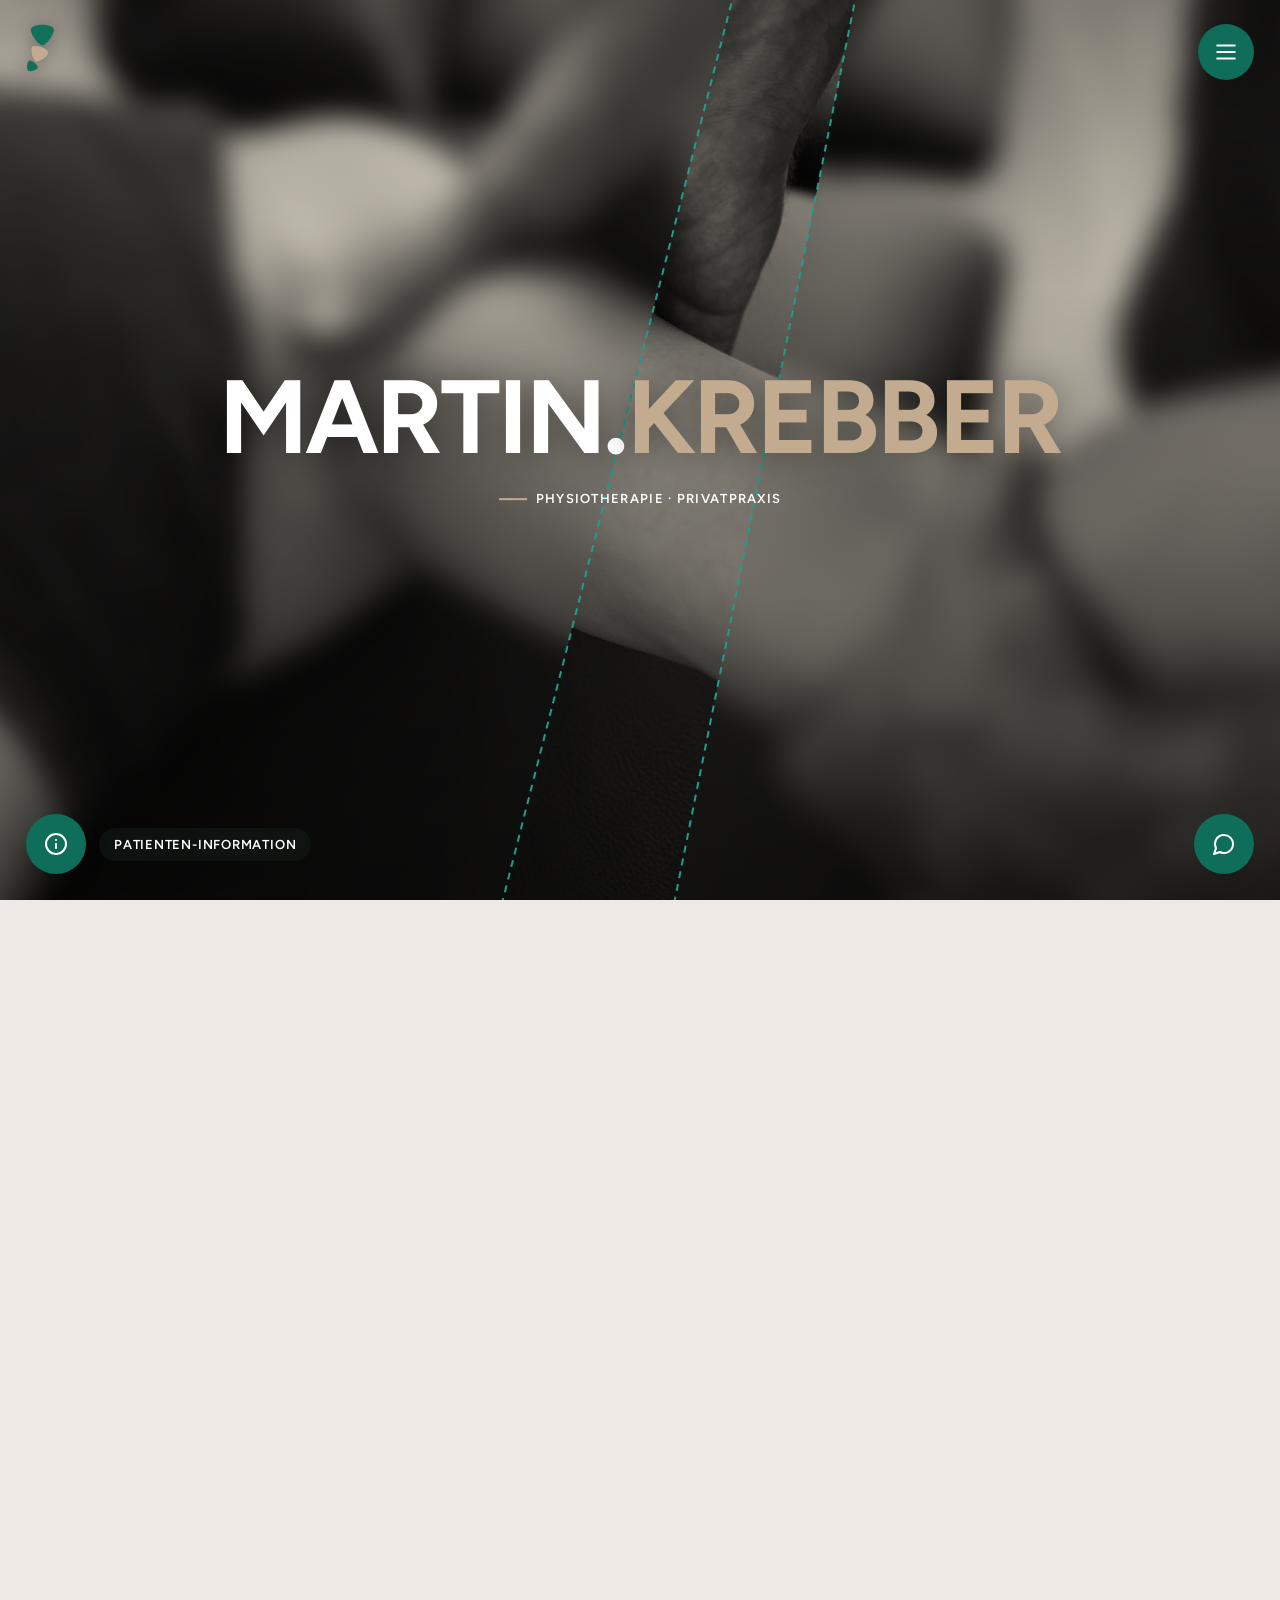
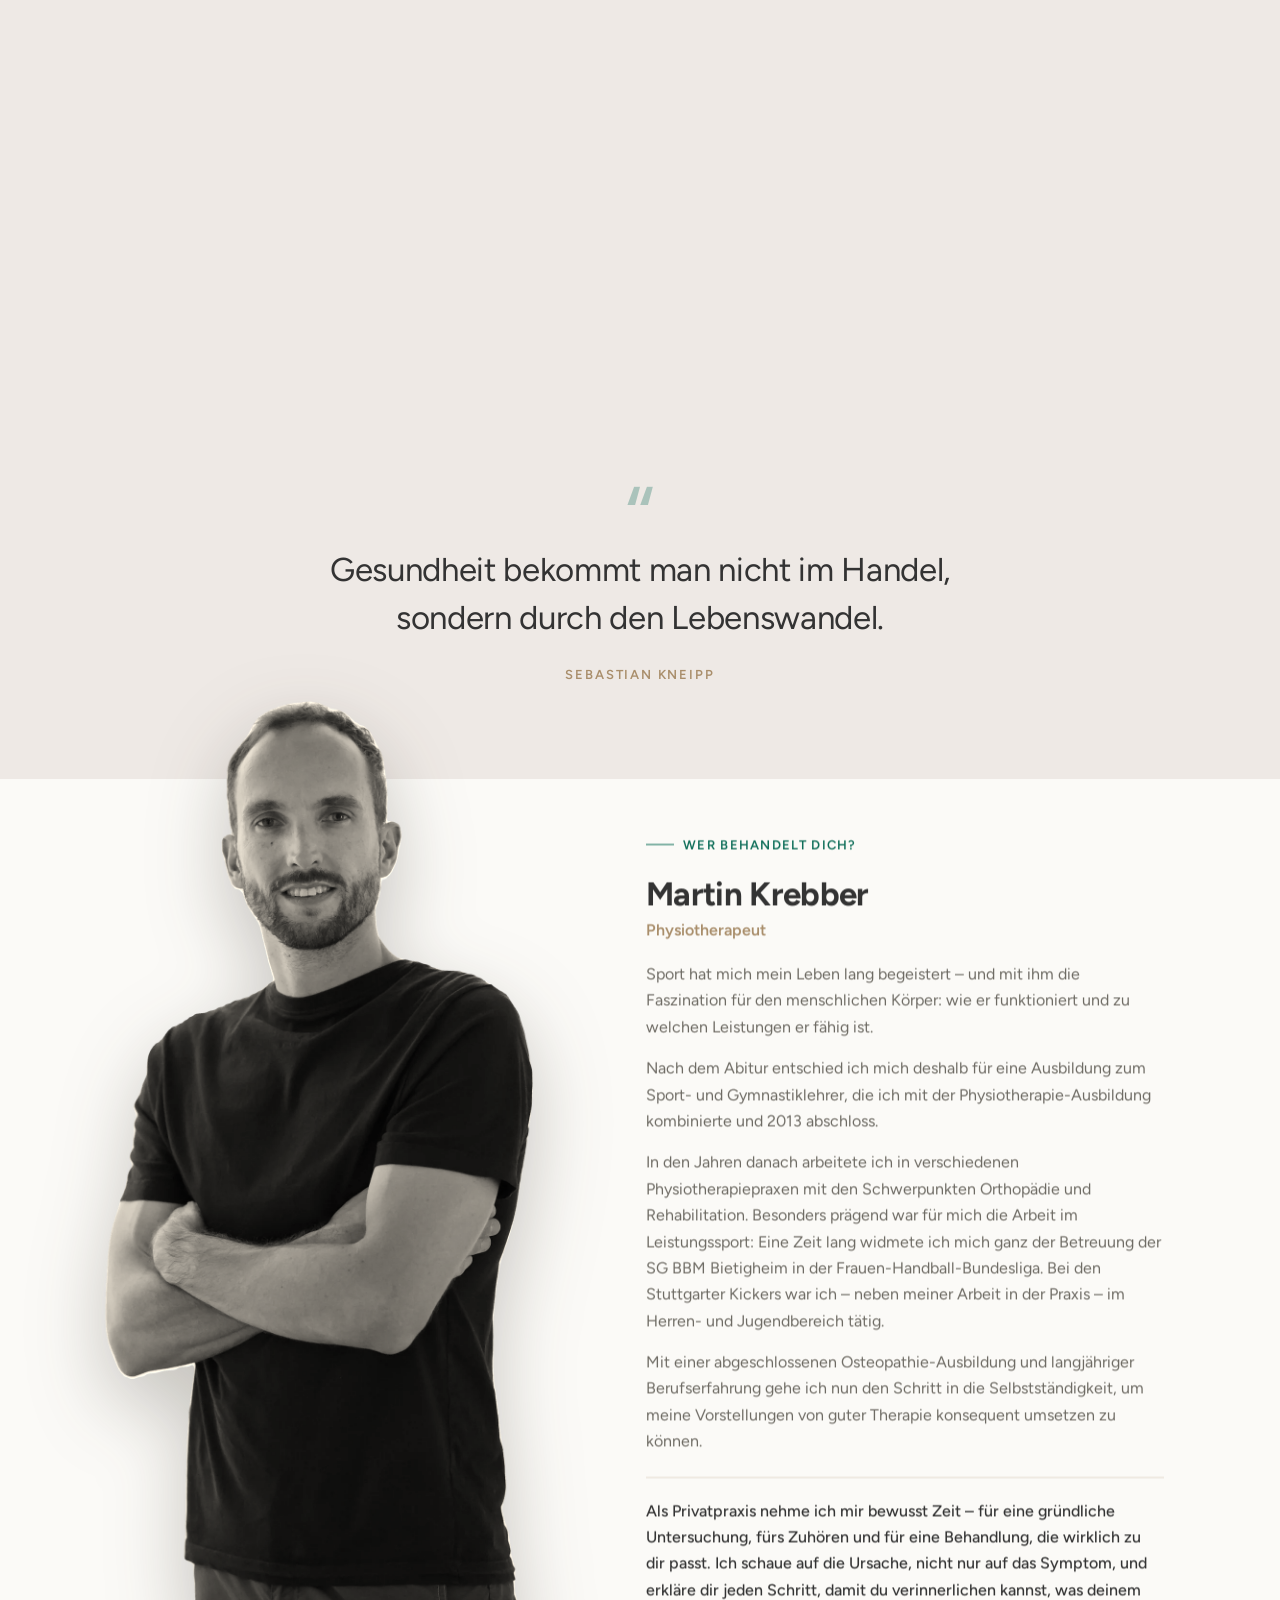
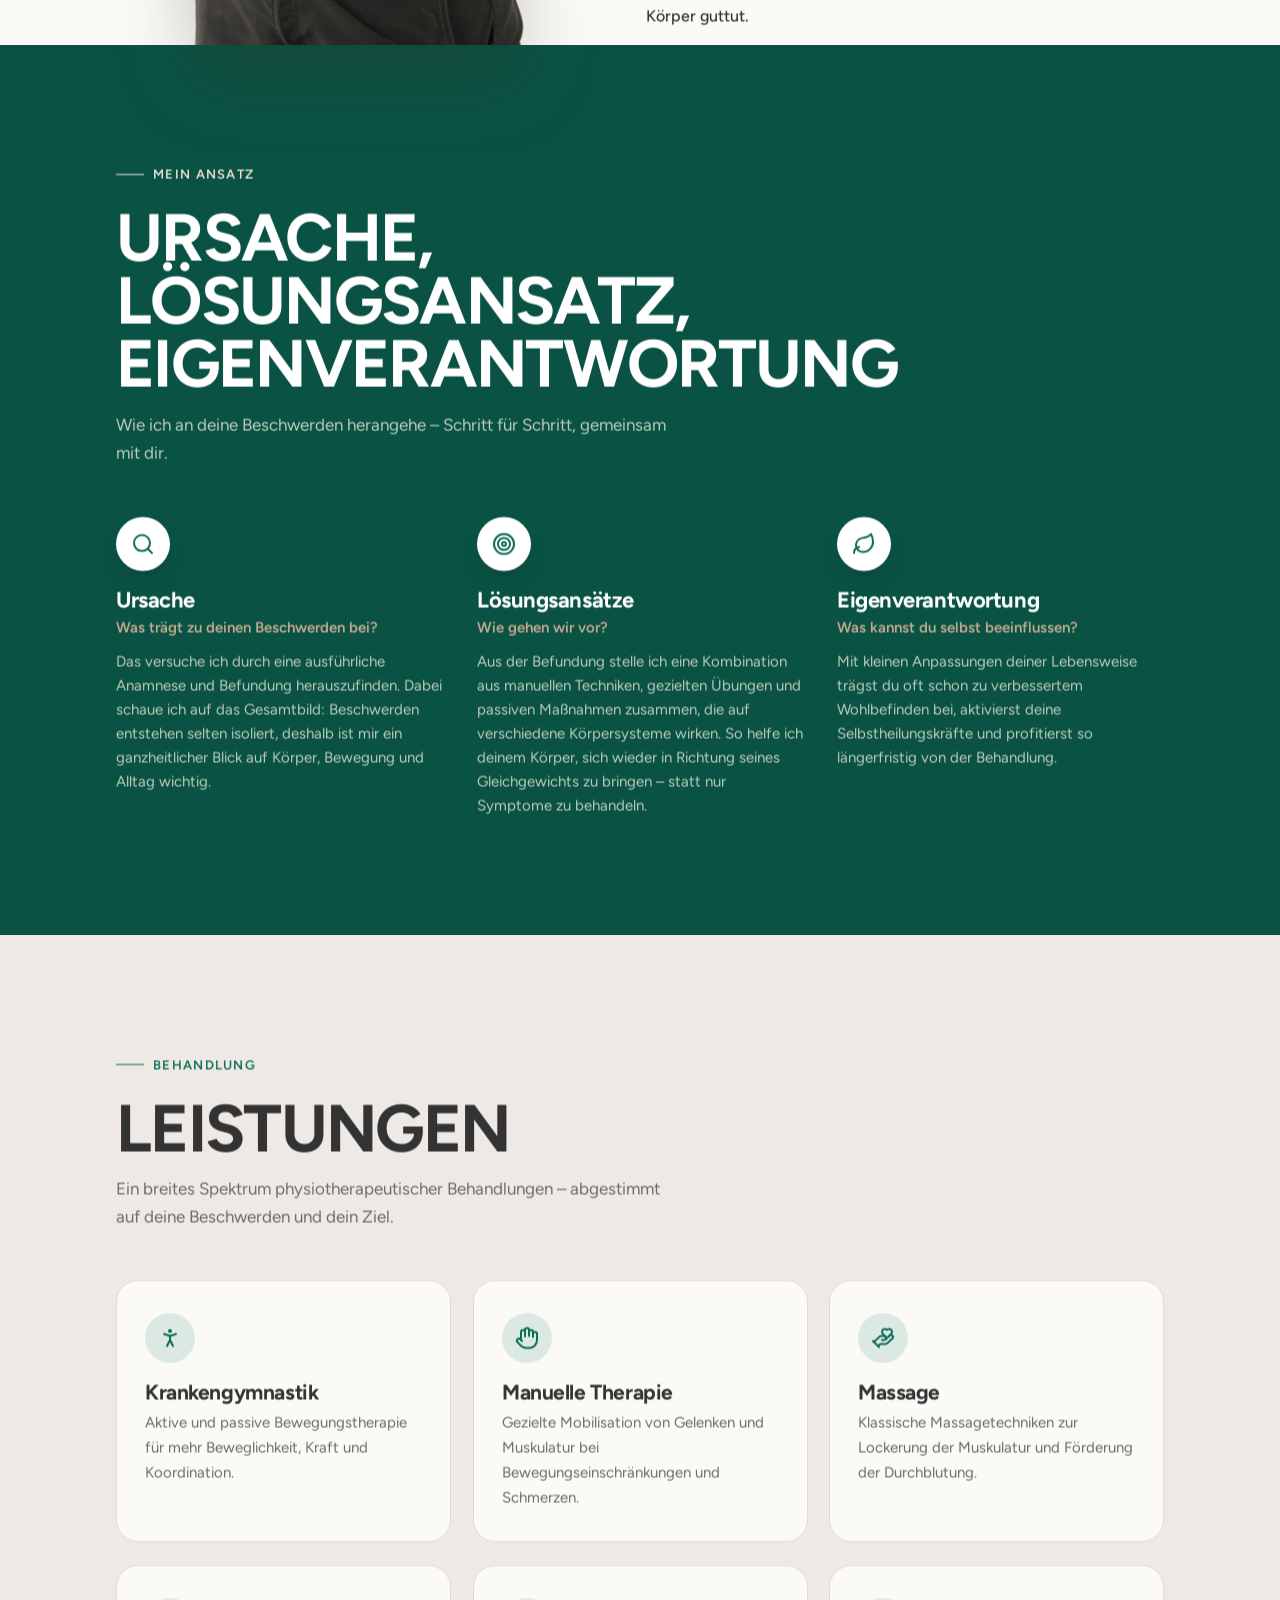
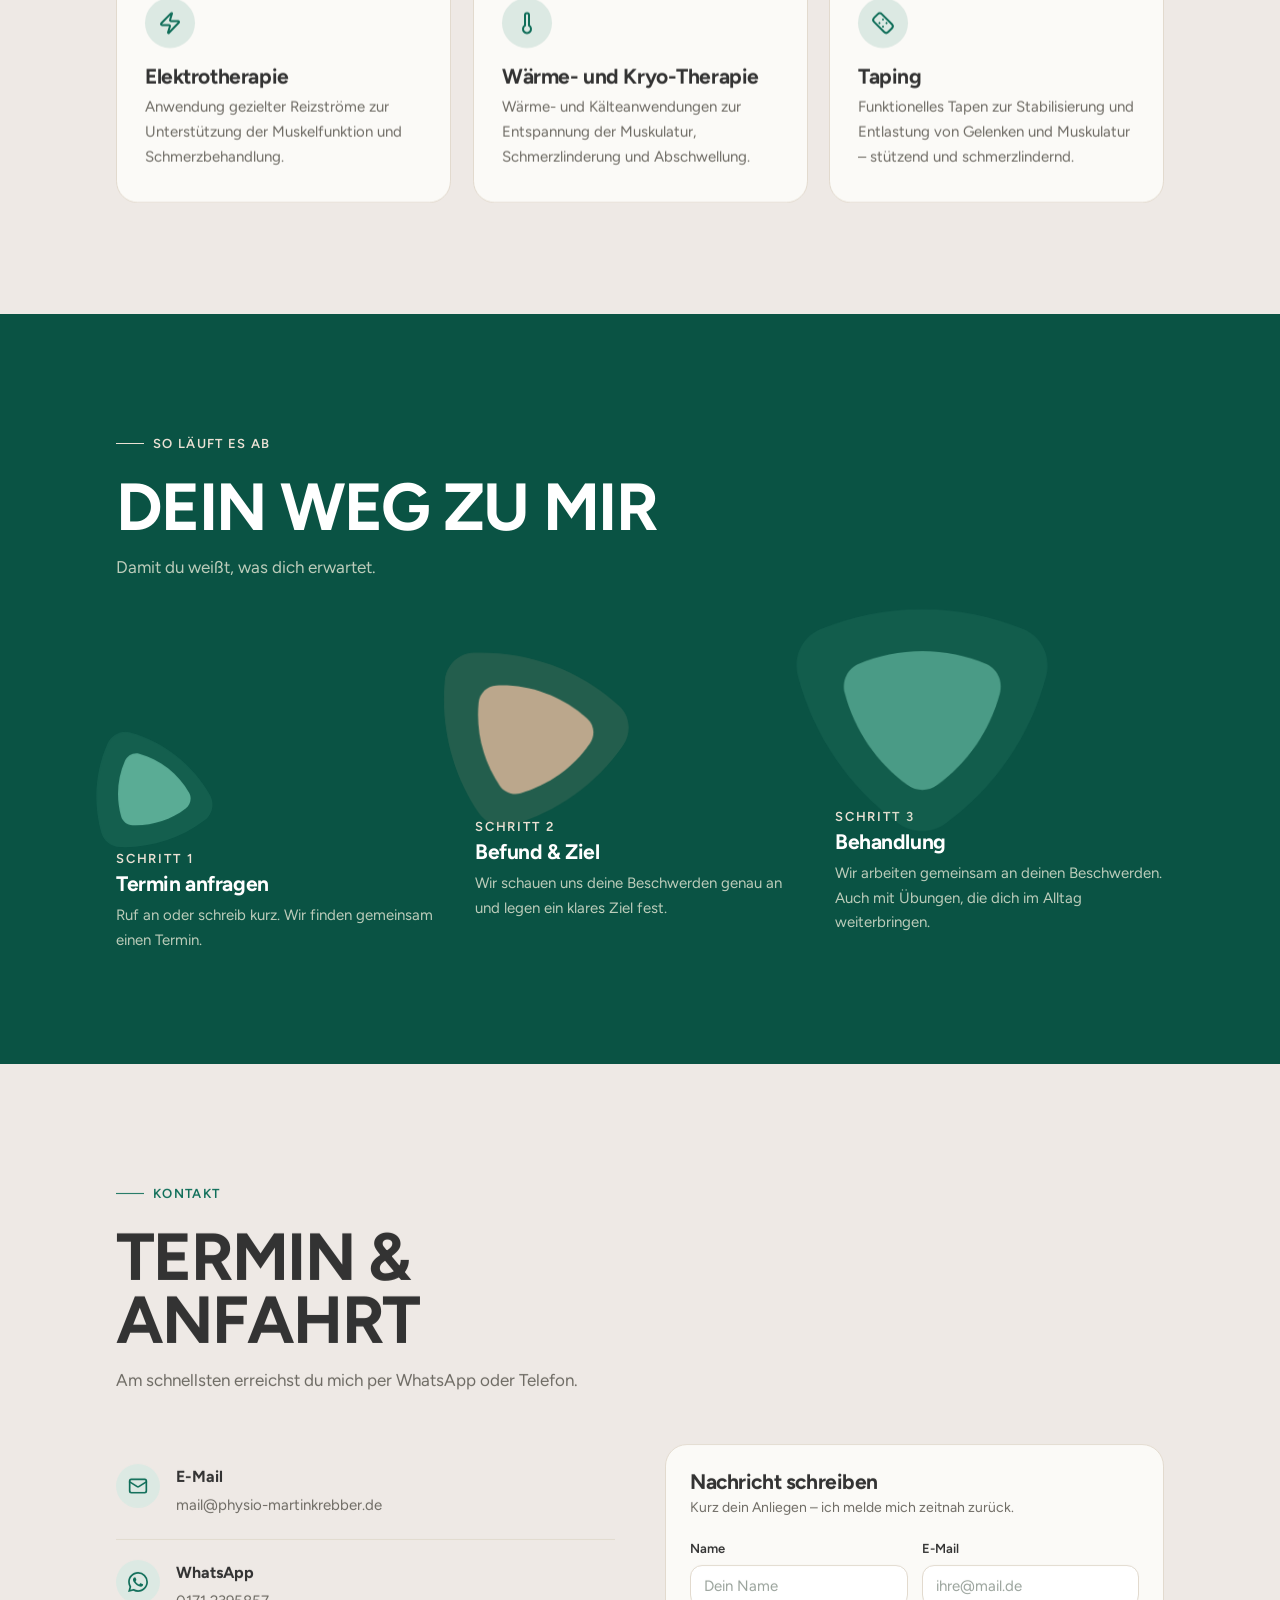
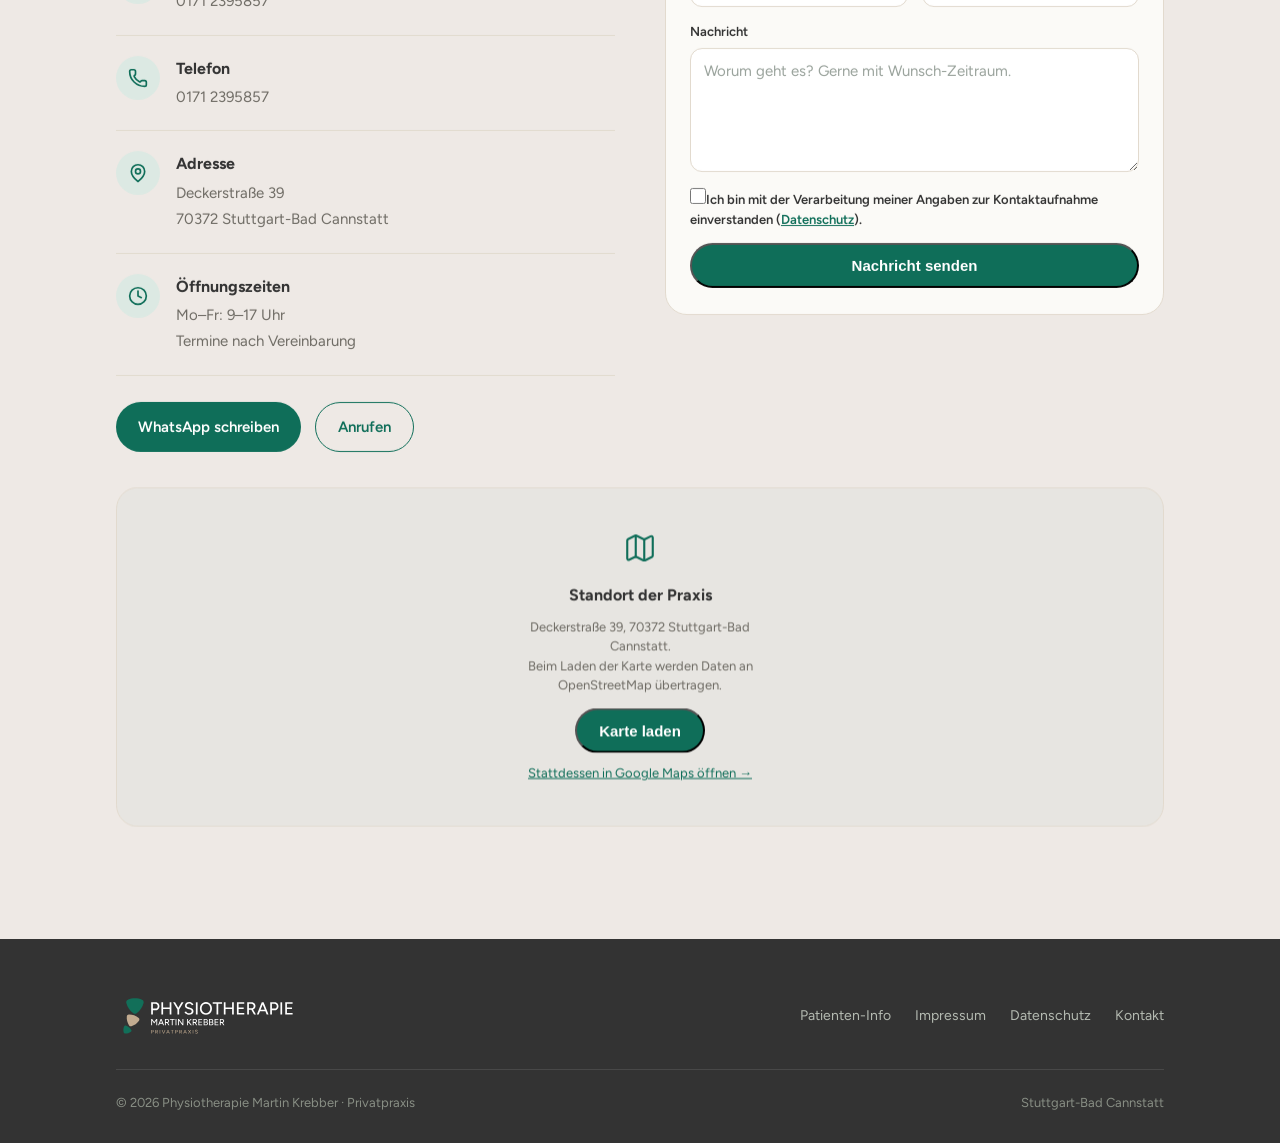
<file: index.html>
<!DOCTYPE html>
<html lang="de">
<head>
<meta charset="UTF-8">
<meta name="viewport" content="width=device-width, initial-scale=1.0">
<title>Physiotherapie Martin Krebber – Privatpraxis in Stuttgart-Bad Cannstatt</title>
<meta name="description" content="Privatpraxis für Physiotherapie von Martin Krebber in Stuttgart-Bad Cannstatt: Krankengymnastik, Manuelle Therapie, Massage, Elektro- und Wärmetherapie. Individuelle Behandlung, persönliche Betreuung. Termine telefonisch oder per E-Mail.">
<meta name="theme-color" content="#0F6E59">
<link rel="canonical" href="https://physio-martinkrebber.de/">
<!-- Open Graph / Social-Share -->
<meta property="og:type" content="website">
<meta property="og:site_name" content="Physiotherapie Martin Krebber">
<meta property="og:locale" content="de_DE">
<meta property="og:url" content="https://physio-martinkrebber.de/">
<meta property="og:title" content="Physiotherapie Martin Krebber – Privatpraxis in Stuttgart-Bad Cannstatt">
<meta property="og:description" content="Privatpraxis für Physiotherapie in Stuttgart-Bad Cannstatt: Krankengymnastik, Manuelle & Wärme-/Kryotherapie, Massage, Taping u. a. Persönliche Betreuung – Termine per WhatsApp, Telefon oder E-Mail.">
<meta property="og:image" content="https://physio-martinkrebber.de/assets/og-image.jpg">
<meta property="og:image:width" content="1200">
<meta property="og:image:height" content="630">
<meta property="og:image:alt" content="Physiotherapie Martin Krebber – Privatpraxis Stuttgart-Bad Cannstatt">
<meta name="twitter:card" content="summary_large_image">
<meta name="twitter:title" content="Physiotherapie Martin Krebber – Privatpraxis">
<meta name="twitter:description" content="Privatpraxis für Physiotherapie in Stuttgart-Bad Cannstatt.">
<meta name="twitter:image" content="https://physio-martinkrebber.de/assets/og-image.jpg">
<!-- LocalBusiness / Structured Data -->
<script type="application/ld+json">
{
  "@context": "https://schema.org",
  "@type": "Physiotherapy",
  "name": "Physiotherapie Martin Krebber",
  "description": "Privatpraxis für Physiotherapie in Stuttgart-Bad Cannstatt.",
  "url": "https://physio-martinkrebber.de/",
  "image": "https://physio-martinkrebber.de/assets/og-image.jpg",
  "telephone": "+491712395857",
  "email": "mail@physio-martinkrebber.de",
  "priceRange": "€€",
  "address": {
    "@type": "PostalAddress",
    "streetAddress": "Deckerstraße 39",
    "postalCode": "70372",
    "addressLocality": "Stuttgart",
    "addressRegion": "Baden-Württemberg",
    "addressCountry": "DE"
  },
  "geo": { "@type": "GeoCoordinates", "latitude": 48.8004814, "longitude": 9.2243069 },
  "openingHoursSpecification": [{
    "@type": "OpeningHoursSpecification",
    "dayOfWeek": ["Monday","Tuesday","Wednesday","Thursday","Friday"],
    "opens": "09:00", "closes": "17:00"
  }],
  "areaServed": "Stuttgart-Bad Cannstatt"
}
</script>
<link rel="icon" type="image/png" sizes="32x32" href="assets/favicon-32.png">
<link rel="apple-touch-icon" sizes="180x180" href="assets/favicon-180.png">
<!-- DSGVO: Schriften lokal gehostet, kein Google-CDN -->
<link rel="stylesheet" href="assets/fonts.css">
<link rel="stylesheet" href="assets/vendor/leaflet/leaflet.css">
<link rel="stylesheet" href="assets/styles.css">
<script src="assets/vendor/gsap.min.js" defer></script>
<script src="assets/vendor/ScrollTrigger.min.js" defer></script>
<script src="assets/vendor/lenis.min.js" defer></script>
<script src="assets/vendor/leaflet/leaflet.js" defer></script>
<script src="assets/main.js" defer></script>
</head>
<body>
<a id="top"></a>
<section class="hero" aria-label="Physiotherapie Martin Krebber">
  <div class="hero-stage">
    <div class="hero-media">
      <div class="hero-img hero-base"></div>
      <div class="hero-img hero-sharp"></div>
      <svg class="hero-scan" viewBox="0 0 100 100" preserveAspectRatio="none" aria-hidden="true"><line class="scan-left" x1="50" y1="0" x2="50" y2="100"/><line class="scan-right" x1="50" y1="0" x2="50" y2="100"/></svg>
    </div>
    <div class="hero-scrim"></div>

    <div class="hero-center">
      <h1>Martin.<wbr><em>Krebber</em></h1>
      <span class="eyebrow">Physiotherapie · Privatpraxis</span>
    </div>

  </div>
</section>

<!-- Persistente Eck-Steuerung -->
<a class="h-logo" href="#top" aria-label="Physiotherapie Martin Krebber – Startseite"><img src="assets/logo-mark.svg" alt="Physiotherapie Martin Krebber"></a>
<a class="h-faq" href="patienten-information.html" aria-label="Patienten-Information"><span class="h-dot"><svg viewBox="0 0 24 24" fill="none" stroke="currentColor" stroke-width="2" stroke-linecap="round" stroke-linejoin="round" aria-hidden="true"><circle cx="12" cy="12" r="10"/><path d="M12 16v-4"/><path d="M12 8h.01"/></svg></span><span class="h-label">Patienten-Information</span></a>
<button class="h-menu" id="hMenu" aria-label="Menü öffnen" aria-expanded="false"><span class="h-menu-btn"><svg viewBox="0 0 24 24" fill="none" stroke="currentColor" stroke-width="2" stroke-linecap="round" aria-hidden="true"><path d="M4 6h16"/><path d="M4 12h16"/><path d="M4 18h16"/></svg></span></button>
<div class="h-contact" id="hContact">
  <div class="hc-actions" id="hcActions">
    <a class="hc-item" style="--i:1" href="https://wa.me/491712395857?text=Hallo%2C%20ich%20m%C3%B6chte%20einen%20Termin%20anfragen." target="_blank" rel="noopener"><span class="hc-label">WhatsApp</span><span class="hc-dot hc-wa"><svg viewBox="0 0 24 24" fill="currentColor" aria-hidden="true"><path d="M17.5 14.38c-.3-.15-1.76-.87-2.03-.97-.27-.1-.47-.15-.67.15-.2.3-.77.97-.94 1.16-.17.2-.35.22-.64.08-.3-.15-1.26-.47-2.4-1.48-.89-.79-1.49-1.77-1.66-2.07-.17-.3-.02-.46.13-.6.13-.14.3-.36.45-.53.15-.17.2-.3.3-.5.1-.2.05-.37-.02-.52-.08-.15-.67-1.62-.92-2.22-.24-.58-.49-.5-.67-.51h-.57c-.2 0-.52.07-.8.37-.27.3-1.04 1.02-1.04 2.48 0 1.46 1.07 2.88 1.22 3.08.15.2 2.1 3.2 5.08 4.49.71.3 1.26.49 1.69.62.71.23 1.36.2 1.87.12.57-.08 1.76-.72 2.01-1.41.25-.7.25-1.29.17-1.42-.07-.12-.27-.2-.56-.34z"/><path d="M12.04 2C6.58 2 2.13 6.45 2.13 11.91c0 1.75.46 3.45 1.32 4.95L2 22l5.25-1.38a9.9 9.9 0 0 0 4.79 1.22h.01c5.46 0 9.91-4.45 9.91-9.91 0-2.65-1.03-5.14-2.9-7.01A9.82 9.82 0 0 0 12.04 2zm0 1.67c2.2 0 4.27.86 5.82 2.42a8.19 8.19 0 0 1 2.42 5.82c0 4.54-3.7 8.24-8.24 8.24a8.2 8.2 0 0 1-4.19-1.15l-.3-.18-3.12.82.83-3.04-.2-.31a8.2 8.2 0 0 1-1.26-4.39c0-4.54 3.7-8.24 8.24-8.24z"/></svg></span></a>
    <a class="hc-item" style="--i:2" href="tel:+491712395857"><span class="hc-label">Anrufen</span><span class="hc-dot"><svg viewBox="0 0 24 24" fill="none" stroke="currentColor" stroke-width="2" stroke-linecap="round" stroke-linejoin="round" aria-hidden="true"><path d="M13.832 16.568a1 1 0 0 0 1.213-.303l.355-.465A2 2 0 0 1 17 15h3a2 2 0 0 1 2 2v3a2 2 0 0 1-2 2A18 18 0 0 1 2 4a2 2 0 0 1 2-2h3a2 2 0 0 1 2 2v3a2 2 0 0 1-.8 1.6l-.468.351a1 1 0 0 0-.292 1.233 14 14 0 0 0 6.16 6.16z"/></svg></span></a>
    <a class="hc-item" style="--i:3" href="mailto:mail@physio-martinkrebber.de?subject=Anfrage%20%C3%BCber%20die%20Website&amp;body=Hallo%20Herr%20Krebber%2C%0D%0A%0D%0A"><span class="hc-label">E-Mail</span><span class="hc-dot"><svg viewBox="0 0 24 24" fill="none" stroke="currentColor" stroke-width="2" stroke-linecap="round" stroke-linejoin="round" aria-hidden="true"><rect width="20" height="16" x="2" y="4" rx="2"/><path d="m22 7-8.97 5.7a1.94 1.94 0 0 1-2.06 0L2 7"/></svg></span></a>
    <a class="hc-item" style="--i:4" href="#kontakt"><span class="hc-label">Termin</span><span class="hc-dot"><svg viewBox="0 0 24 24" fill="none" stroke="currentColor" stroke-width="2" stroke-linecap="round" stroke-linejoin="round" aria-hidden="true"><path d="M8 2v4"/><path d="M16 2v4"/><rect width="18" height="18" x="3" y="4" rx="2"/><path d="M3 10h18"/></svg></span></a>
  </div>
  <button class="hc-toggle" id="hcToggle" aria-label="Kontakt-Optionen öffnen" aria-expanded="false"><span class="h-dot"><svg class="hc-ic-open" viewBox="0 0 24 24" fill="none" stroke="currentColor" stroke-width="2" stroke-linecap="round" stroke-linejoin="round" aria-hidden="true"><path d="M7.9 20A9 9 0 1 0 4 16.1L2 22Z"/></svg><svg class="hc-ic-close" viewBox="0 0 24 24" fill="none" stroke="currentColor" stroke-width="2" stroke-linecap="round" aria-hidden="true"><path d="M18 6 6 18"/><path d="M6 6l12 12"/></svg></span></button>
</div>

<nav class="menu-overlay" id="menuOverlay" aria-hidden="true">
  <button class="menu-close" id="menuClose" aria-label="Menü schließen"><svg viewBox="0 0 24 24" fill="none" stroke="currentColor" stroke-width="2" stroke-linecap="round" aria-hidden="true"><path d="M18 6 6 18"/><path d="M6 6l12 12"/></svg></button>
  <a href="#about">Über mich</a>
  <a href="#leistungen">Leistungen</a>
  <a href="#ablauf">Ablauf</a>
  <a href="patienten-information.html">Patienten-Info</a>
  <a href="#kontakt">Kontakt</a>
</nav>

<section class="quote">
  <div class="wrap">
    <span class="quote-mark" aria-hidden="true">“</span>
    <blockquote class="quote-text">Gesundheit bekommt man nicht im Handel, sondern durch den Lebenswandel.</blockquote>
    <cite class="quote-cite">Sebastian Kneipp</cite>
  </div>
</section>

<section class="about" id="about"><div class="wrap about-grid">
  <div class="about-photo reveal"><img src="assets/images/krebber-about.webp" alt="Martin Krebber, Physiotherapeut" class="about-img" width="900" height="1970"></div>
  <div class="about-text reveal">
    <span class="eyebrow">Wer behandelt dich?</span>
    <h3>Martin Krebber</h3>
    <span class="role">Physiotherapeut</span>
    <p>Sport hat mich mein Leben lang begeistert – und mit ihm die Faszination für den menschlichen Körper: wie er funktioniert und zu welchen Leistungen er fähig ist.</p>
    <p>Nach dem Abitur entschied ich mich deshalb für eine Ausbildung zum Sport- und Gymnastiklehrer, die ich mit der Physiotherapie-Ausbildung kombinierte und 2013 abschloss.</p>
    <p>In den Jahren danach arbeitete ich in verschiedenen Physiotherapiepraxen mit den Schwerpunkten Orthopädie und Rehabilitation. Besonders prägend war für mich die Arbeit im Leistungssport: Eine Zeit lang widmete ich mich ganz der Betreuung der SG BBM Bietigheim in der Frauen-Handball-Bundesliga. Bei den Stuttgarter Kickers war ich – neben meiner Arbeit in der Praxis – im Herren- und Jugendbereich tätig.</p>
    <p>Mit einer abgeschlossenen Osteopathie-Ausbildung und langjähriger Berufserfahrung gehe ich nun den Schritt in die Selbstständigkeit, um meine Vorstellungen von guter Therapie konsequent umsetzen zu können.</p>
    <p class="about-philo">Als Privatpraxis nehme ich mir bewusst Zeit – für eine gründliche Untersuchung, fürs Zuhören und für eine Behandlung, die wirklich zu dir passt. Ich schaue auf die Ursache, nicht nur auf das Symptom, und erkläre dir jeden Schritt, damit du verinnerlichen kannst, was deinem Körper guttut.</p>
  </div>
</div></section>

<section class="approach" id="ansatz"><div class="wrap">
  <div class="sec-head reveal"><span class="eyebrow">Mein Ansatz</span><h2>Ursache, Lösungsansatz, Eigenverantwortung</h2><p>Wie ich an deine Beschwerden herangehe – Schritt für Schritt, gemeinsam mit dir.</p></div>
  <div class="approach-grid">
    <div class="approach-col reveal">
      <span class="approach-ic"><svg viewBox="0 0 24 24" fill="none" stroke="currentColor" stroke-width="2" stroke-linecap="round" stroke-linejoin="round" aria-hidden="true"><circle cx="11" cy="11" r="8"/><path d="m21 21-4.3-4.3"/></svg></span>
      <h3>Ursache</h3>
      <p class="approach-q">Was trägt zu deinen Beschwerden bei?</p>
      <p>Das versuche ich durch eine ausführliche Anamnese und Befundung herauszufinden. Dabei schaue ich auf das Gesamtbild: Beschwerden entstehen selten isoliert, deshalb ist mir ein ganzheitlicher Blick auf Körper, Bewegung und Alltag wichtig.</p>
    </div>
    <div class="approach-col reveal">
      <span class="approach-ic"><svg viewBox="0 0 24 24" fill="none" stroke="currentColor" stroke-width="2" stroke-linecap="round" stroke-linejoin="round" aria-hidden="true"><circle cx="12" cy="12" r="10"/><circle cx="12" cy="12" r="6"/><circle cx="12" cy="12" r="2"/></svg></span>
      <h3>Lösungsansätze</h3>
      <p class="approach-q">Wie gehen wir vor?</p>
      <p>Aus der Befundung stelle ich eine Kombination aus manuellen Techniken, gezielten Übungen und passiven Maßnahmen zusammen, die auf verschiedene Körpersysteme wirken. So helfe ich deinem Körper, sich wieder in Richtung seines Gleichgewichts zu bringen – statt nur Symptome zu behandeln.</p>
    </div>
    <div class="approach-col reveal">
      <span class="approach-ic"><svg viewBox="0 0 24 24" fill="none" stroke="currentColor" stroke-width="2" stroke-linecap="round" stroke-linejoin="round" aria-hidden="true"><path d="M11 20A7 7 0 0 1 9.8 6.1C15.5 5 17 4.48 19 2c1 2 2 4.18 2 8 0 5.5-4.78 10-10 10Z"/><path d="M2 21c0-3 1.85-5.36 5.08-6"/></svg></span>
      <h3>Eigenverantwortung</h3>
      <p class="approach-q">Was kannst du selbst beeinflussen?</p>
      <p>Mit kleinen Anpassungen deiner Lebensweise trägst du oft schon zu verbessertem Wohlbefinden bei, aktivierst deine Selbstheilungskräfte und profitierst so längerfristig von der Behandlung.</p>
    </div>
  </div>
</div></section>

<section id="leistungen"><div class="wrap">
  <div class="sec-head reveal"><span class="eyebrow">Behandlung</span><h2>Leistungen</h2><p>Ein breites Spektrum physiotherapeutischer Behandlungen – abgestimmt auf deine Beschwerden und dein Ziel.</p></div>
  <div class="cards">
    <div class="card reveal"><div class="ic"><svg aria-hidden="true" focusable="false" xmlns="http://www.w3.org/2000/svg" viewBox="0 0 24 24" fill="none" stroke="currentColor" stroke-width="2" stroke-linecap="round" stroke-linejoin="round" > <circle cx="12" cy="5" r="1" /> <path d="m9 20 3-6 3 6" /> <path d="m6 8 6 2 6-2" /> <path d="M12 10v4" /> </svg></div><h3>Krankengymnastik</h3><p>Aktive und passive Bewegungstherapie für mehr Beweglichkeit, Kraft und Koordination.</p></div>
    <div class="card reveal"><div class="ic"><svg aria-hidden="true" focusable="false" xmlns="http://www.w3.org/2000/svg" viewBox="0 0 24 24" fill="none" stroke="currentColor" stroke-width="2" stroke-linecap="round" stroke-linejoin="round" > <path d="M18 11V6a2 2 0 0 0-2-2a2 2 0 0 0-2 2" /> <path d="M14 10V4a2 2 0 0 0-2-2a2 2 0 0 0-2 2v2" /> <path d="M10 10.5V6a2 2 0 0 0-2-2a2 2 0 0 0-2 2v8" /> <path d="M18 8a2 2 0 1 1 4 0v6a8 8 0 0 1-8 8h-2c-2.8 0-4.5-.86-5.99-2.34l-3.6-3.6a2 2 0 0 1 2.83-2.82L7 15" /> </svg></div><h3>Manuelle Therapie</h3><p>Gezielte Mobilisation von Gelenken und Muskulatur bei Bewegungseinschränkungen und Schmerzen.</p></div>
    <div class="card reveal"><div class="ic"><svg aria-hidden="true" focusable="false" xmlns="http://www.w3.org/2000/svg" viewBox="0 0 24 24" fill="none" stroke="currentColor" stroke-width="2" stroke-linecap="round" stroke-linejoin="round" > <path d="M11 14h2a2 2 0 0 0 0-4h-3c-.6 0-1.1.2-1.4.6L3 16" /> <path d="m14.45 13.39 5.05-4.694C20.196 8 21 6.85 21 5.75a2.75 2.75 0 0 0-4.797-1.837.276.276 0 0 1-.406 0A2.75 2.75 0 0 0 11 5.75c0 1.2.802 2.248 1.5 2.946L16 11.95" /> <path d="m2 15 6 6" /> <path d="m7 20 1.6-1.4c.3-.4.8-.6 1.4-.6h4c1.1 0 2.1-.4 2.8-1.2l4.6-4.4a1 1 0 0 0-2.75-2.91" /> </svg></div><h3>Massage</h3><p>Klassische Massagetechniken zur Lockerung der Muskulatur und Förderung der Durchblutung.</p></div>
    <div class="card reveal"><div class="ic"><svg aria-hidden="true" focusable="false" xmlns="http://www.w3.org/2000/svg" viewBox="0 0 24 24" fill="none" stroke="currentColor" stroke-width="2" stroke-linecap="round" stroke-linejoin="round" > <path d="M4 14a1 1 0 0 1-.78-1.63l9.9-10.2a.5.5 0 0 1 .86.46l-1.92 6.02A1 1 0 0 0 13 10h7a1 1 0 0 1 .78 1.63l-9.9 10.2a.5.5 0 0 1-.86-.46l1.92-6.02A1 1 0 0 0 11 14z" /> </svg></div><h3>Elektrotherapie</h3><p>Anwendung gezielter Reizströme zur Unterstützung der Muskelfunktion und Schmerzbehandlung.</p></div>
    <div class="card reveal"><div class="ic"><svg aria-hidden="true" focusable="false" xmlns="http://www.w3.org/2000/svg" viewBox="0 0 24 24" fill="none" stroke="currentColor" stroke-width="2" stroke-linecap="round" stroke-linejoin="round" > <path d="M14 4v10.54a4 4 0 1 1-4 0V4a2 2 0 0 1 4 0Z" /> </svg></div><h3>Wärme- und Kryo-Therapie</h3><p>Wärme- und Kälteanwendungen zur Entspannung der Muskulatur, Schmerzlinderung und Abschwellung.</p></div>
    <div class="card reveal"><div class="ic"><svg aria-hidden="true" focusable="false" xmlns="http://www.w3.org/2000/svg" viewBox="0 0 24 24" fill="none" stroke="currentColor" stroke-width="2" stroke-linecap="round" stroke-linejoin="round" ><g transform="rotate(45 12 12)"><rect width="20" height="11" x="2" y="6.5" rx="3" /><path d="M9.5 9.5h.01" /><path d="M9.5 14.5h.01" /><path d="M14.5 9.5h.01" /><path d="M14.5 14.5h.01" /></g></svg></div><h3>Taping</h3><p>Funktionelles Tapen zur Stabilisierung und Entlastung von Gelenken und Muskulatur – stützend und schmerzlindernd.</p></div>
  </div>
</div></section>

<section class="steps" id="ablauf"><div class="wrap">
  <div class="sec-head reveal"><span class="eyebrow">So läuft es ab</span><h2>Dein Weg zu mir</h2><p>Damit du weißt, was dich erwartet.</p></div>
  <div class="step-grid">
    <div class="step reveal"><div class="step-stone s1"><div class="step-stone-inner"><svg class="stone-echo" viewBox="0 0 86.98 84.54" fill="currentColor" aria-hidden="true"><path d="M79.56,64.65 C61.97,78.02 40.44,84.54 18.98,83.73 C12.80,83.50 7.49,79.32 5.81,73.36 C0.00,52.68 1.30,30.23 10.17,10.00 C12.97,3.60 19.96,0.00 26.69,1.88 C38.32,5.13 49.52,10.70 59.59,18.63 C69.66,26.56 77.69,36.14 83.58,46.69 C86.98,52.79 85.12,60.43 79.56,64.65 Z"/></svg><svg class="stone-main" viewBox="0 0 86.98 84.54" fill="currentColor" aria-hidden="true"><path d="M79.56,64.65 C61.97,78.02 40.44,84.54 18.98,83.73 C12.80,83.50 7.49,79.32 5.81,73.36 C0.00,52.68 1.30,30.23 10.17,10.00 C12.97,3.60 19.96,0.00 26.69,1.88 C38.32,5.13 49.52,10.70 59.59,18.63 C69.66,26.56 77.69,36.14 83.58,46.69 C86.98,52.79 85.12,60.43 79.56,64.65 Z"/></svg></div></div><span class="step-num">Schritt 1</span><h3>Termin anfragen</h3><p>Ruf an oder schreib kurz. Wir finden gemeinsam einen Termin.</p></div>
    <div class="step reveal"><div class="step-stone s2"><div class="step-stone-inner"><svg class="stone-echo" viewBox="0 0 133.60 123.63" fill="currentColor" aria-hidden="true"><path d="M127.66,65.45 C108.87,92.74 81.25,112.14 50.29,121.06 C41.38,123.63 31.85,120.16 26.67,112.46 C8.69,85.73 0.00,53.12 3.15,20.14 C4.14,9.71 12.42,1.30 22.88,0.82 C40.98,0.00 59.54,2.67 77.61,9.25 C95.69,15.83 111.62,25.71 124.96,37.97 C132.67,45.06 133.60,56.83 127.66,65.45 Z"/></svg><svg class="stone-main" viewBox="0 0 133.60 123.63" fill="currentColor" aria-hidden="true"><path d="M127.66,65.45 C108.87,92.74 81.25,112.14 50.29,121.06 C41.38,123.63 31.85,120.16 26.67,112.46 C8.69,85.73 0.00,53.12 3.15,20.14 C4.14,9.71 12.42,1.30 22.88,0.82 C40.98,0.00 59.54,2.67 77.61,9.25 C95.69,15.83 111.62,25.71 124.96,37.97 C132.67,45.06 133.60,56.83 127.66,65.45 Z"/></svg></div></div><span class="step-num">Schritt 2</span><h3>Befund &amp; Ziel</h3><p>Wir schauen uns deine Beschwerden genau an und legen ein klares Ziel fest.</p></div>
    <div class="step reveal"><div class="step-stone s3"><div class="step-stone-inner"><svg class="stone-echo" viewBox="0 0 183.69 159.83" fill="currentColor" aria-hidden="true"><path d="M180.18,47.60 C169.08,90.36 143.33,127.25 108.60,152.55 C98.61,159.83 85.08,159.83 75.09,152.55 C40.36,127.25 14.60,90.36 3.51,47.60 C0.00,34.08 6.53,19.77 19.43,14.40 C41.73,5.11 66.20,0.00 91.85,0.00 C117.49,0.00 141.96,5.11 164.26,14.40 C177.15,19.77 183.69,34.08 180.18,47.60 Z"/></svg><svg class="stone-main" viewBox="0 0 183.69 159.83" fill="currentColor" aria-hidden="true"><path d="M180.18,47.60 C169.08,90.36 143.33,127.25 108.60,152.55 C98.61,159.83 85.08,159.83 75.09,152.55 C40.36,127.25 14.60,90.36 3.51,47.60 C0.00,34.08 6.53,19.77 19.43,14.40 C41.73,5.11 66.20,0.00 91.85,0.00 C117.49,0.00 141.96,5.11 164.26,14.40 C177.15,19.77 183.69,34.08 180.18,47.60 Z"/></svg></div></div><span class="step-num">Schritt 3</span><h3>Behandlung</h3><p>Wir arbeiten gemeinsam an deinen Beschwerden. Auch mit Übungen, die dich im Alltag weiterbringen.</p></div>
  </div>
</div></section>

<section id="kontakt"><div class="wrap">
  <div class="sec-head reveal"><span class="eyebrow">Kontakt</span><h2>Termin &amp; Anfahrt</h2><p>Am schnellsten erreichst du mich per WhatsApp oder Telefon.</p></div>
  <div class="contact-grid">
    <div class="reveal">
      <div class="info-row"><div class="ic"><svg viewBox="0 0 24 24" fill="none" stroke="currentColor" stroke-width="2" stroke-linecap="round" stroke-linejoin="round" aria-hidden="true"><rect width="20" height="16" x="2" y="4" rx="2"/><path d="m22 7-8.97 5.7a1.94 1.94 0 0 1-2.06 0L2 7"/></svg></div><div><b>E-Mail</b><a href="mailto:mail@physio-martinkrebber.de?subject=Anfrage%20%C3%BCber%20die%20Website&amp;body=Hallo%20Herr%20Krebber%2C%0D%0A%0D%0A">mail@physio-martinkrebber.de</a></div></div>
      <div class="info-row"><div class="ic"><svg viewBox="0 0 24 24" fill="currentColor" aria-hidden="true"><path d="M17.472 14.382c-.297-.149-1.758-.867-2.03-.967-.273-.099-.471-.148-.67.15-.197.297-.767.966-.94 1.164-.173.199-.347.223-.644.075-.297-.149-1.255-.463-2.39-1.475-.883-.788-1.48-1.761-1.653-2.059-.173-.297-.018-.458.13-.606.134-.133.298-.347.446-.52.149-.174.198-.298.298-.497.099-.198.05-.371-.025-.52-.075-.149-.669-1.612-.916-2.207-.242-.579-.487-.5-.669-.51l-.57-.01c-.198 0-.52.074-.792.372-.272.297-1.04 1.016-1.04 2.479 0 1.462 1.065 2.875 1.213 3.074.149.198 2.096 3.2 5.077 4.487.709.306 1.262.489 1.694.625.712.227 1.36.195 1.871.118.571-.085 1.758-.719 2.006-1.413.248-.694.248-1.289.173-1.413-.074-.124-.272-.198-.57-.347m-5.421 7.403h-.004a9.87 9.87 0 0 1-5.031-1.378l-.361-.214-3.741.982.999-3.648-.235-.374a9.86 9.86 0 0 1-1.51-5.26c.001-5.45 4.436-9.884 9.888-9.884 2.64 0 5.122 1.03 6.988 2.898a9.825 9.825 0 0 1 2.893 6.994c-.003 5.45-4.437 9.884-9.885 9.884m8.413-18.297A11.815 11.815 0 0 0 12.05 0C5.495 0 .16 5.335.157 11.892c0 2.096.547 4.142 1.588 5.945L.057 24l6.305-1.654a11.882 11.882 0 0 0 5.683 1.448h.005c6.554 0 11.89-5.335 11.893-11.893a11.821 11.821 0 0 0-3.48-8.413"/></svg></div><div><b>WhatsApp</b><a href="https://wa.me/491712395857?text=Hallo%2C%20ich%20m%C3%B6chte%20einen%20Termin%20anfragen." target="_blank" rel="noopener">0171 2395857</a></div></div>
      <div class="info-row"><div class="ic"><svg viewBox="0 0 24 24" fill="none" stroke="currentColor" stroke-width="2" stroke-linecap="round" stroke-linejoin="round" aria-hidden="true"><path d="M13.832 16.568a1 1 0 0 0 1.213-.303l.355-.465A2 2 0 0 1 17 15h3a2 2 0 0 1 2 2v3a2 2 0 0 1-2 2A18 18 0 0 1 2 4a2 2 0 0 1 2-2h3a2 2 0 0 1 2 2v3a2 2 0 0 1-.8 1.6l-.468.351a1 1 0 0 0-.292 1.233 14 14 0 0 0 6.16 6.16z"/></svg></div><div><b>Telefon</b><a href="tel:+491712395857">0171 2395857</a></div></div>
      <div class="info-row"><div class="ic"><svg viewBox="0 0 24 24" fill="none" stroke="currentColor" stroke-width="2" stroke-linecap="round" stroke-linejoin="round" aria-hidden="true"><path d="M20 10c0 4.993-5.539 10.193-7.399 11.799a1 1 0 0 1-1.202 0C9.539 20.193 4 14.993 4 10a8 8 0 0 1 16 0"/><circle cx="12" cy="10" r="3"/></svg></div><div><b>Adresse</b><span>Deckerstraße 39<br>70372 Stuttgart-Bad Cannstatt</span></div></div>
      <div class="info-row"><div class="ic"><svg viewBox="0 0 24 24" fill="none" stroke="currentColor" stroke-width="2" stroke-linecap="round" stroke-linejoin="round" aria-hidden="true"><circle cx="12" cy="12" r="10"/><path d="M12 6v6l4 2"/></svg></div><div><b>Öffnungszeiten</b><span>Mo–Fr: 9–17 Uhr<br>Termine nach Vereinbarung</span></div></div>
      <div class="contact-cta"><a href="https://wa.me/491712395857?text=Hallo%2C%20ich%20m%C3%B6chte%20einen%20Termin%20anfragen." target="_blank" rel="noopener" class="btn">WhatsApp schreiben</a><a href="tel:+491712395857" class="btn btn-ghost">Anrufen</a></div>
    </div>
    <form class="contact-form reveal" id="contactForm">
        <h3 class="cf-title">Nachricht schreiben</h3>
        <p class="cf-sub">Kurz dein Anliegen – ich melde mich zeitnah zurück.</p>
        <div class="cf-row">
          <label>Name<input type="text" name="name" autocomplete="name" required placeholder="Dein Name"></label>
          <label>E-Mail<input type="email" name="email" autocomplete="email" required placeholder="ihre@mail.de"></label>
        </div>
        <label>Nachricht<textarea name="msg" rows="4" required placeholder="Worum geht es? Gerne mit Wunsch-Zeitraum."></textarea></label>
        <label class="cf-consent"><input type="checkbox" name="consent" required><span>Ich bin mit der Verarbeitung meiner Angaben zur Kontaktaufnahme einverstanden (<a href="datenschutz.html" target="_blank" rel="noopener">Datenschutz</a>).</span></label>
        <button type="submit" class="btn cf-submit">Nachricht senden</button>
        <p class="cf-hint" id="cfHint" hidden>Dein E-Mail-Programm öffnet sich mit der vorbereiteten Nachricht. Falls nicht, schreib gerne direkt an <a href="mailto:mail@physio-martinkrebber.de?subject=Anfrage%20%C3%BCber%20die%20Website&amp;body=Hallo%20Herr%20Krebber%2C%0D%0A%0D%0A">mail@physio-martinkrebber.de</a>.</p>
      </form>
    </div>
    <div class="map-box map-wide reveal">
      <div class="map-consent" id="mapConsent">
        <div class="map-ic"><svg aria-hidden="true" viewBox="0 0 24 24" fill="none" stroke="currentColor" stroke-width="2" stroke-linecap="round" stroke-linejoin="round"><path d="M14.106 5.553a2 2 0 0 0 1.788 0l3.659-1.83A1 1 0 0 1 21 4.619v12.764a1 1 0 0 1-.553.894l-4.553 2.277a2 2 0 0 1-1.788 0l-4.212-2.106a2 2 0 0 0-1.788 0l-3.659 1.83A1 1 0 0 1 3 19.381V6.618a1 1 0 0 1 .553-.894l4.553-2.277a2 2 0 0 1 1.788 0z"/><path d="M15 5.764v15"/><path d="M9 3.236v15"/></svg></div>
        <b>Standort der Praxis</b>
        <p class="map-note">Deckerstraße 39, 70372 Stuttgart-Bad Cannstatt.<br>Beim Laden der Karte werden Daten an OpenStreetMap übertragen.</p>
        <button class="btn map-load" id="mapLoad" type="button">Karte laden</button>
        <a class="map-ext" href="https://www.google.com/maps/search/?api=1&amp;query=Deckerstra%C3%9Fe%2039%2C%2070372%20Stuttgart" target="_blank" rel="noopener">Stattdessen in Google Maps öffnen →</a>
      </div>
    </div>
</div></section>

<footer><div class="wrap">
  <div class="foot-top"><div class="foot-brand"><img src="assets/logo-footer.svg" alt="Physiotherapie Martin Krebber – Privatpraxis" class="foot-logo" width="184" height="50"></div><div class="foot-links"><a href="patienten-information.html">Patienten-Info</a><a href="impressum.html">Impressum</a><a href="datenschutz.html">Datenschutz</a><a href="#kontakt">Kontakt</a></div></div>
  <div class="foot-bottom"><span>© <span id="yr"></span> Physiotherapie Martin Krebber · Privatpraxis</span><span>Stuttgart-Bad Cannstatt</span></div>
</div></footer>
</body>
</html>
</file>
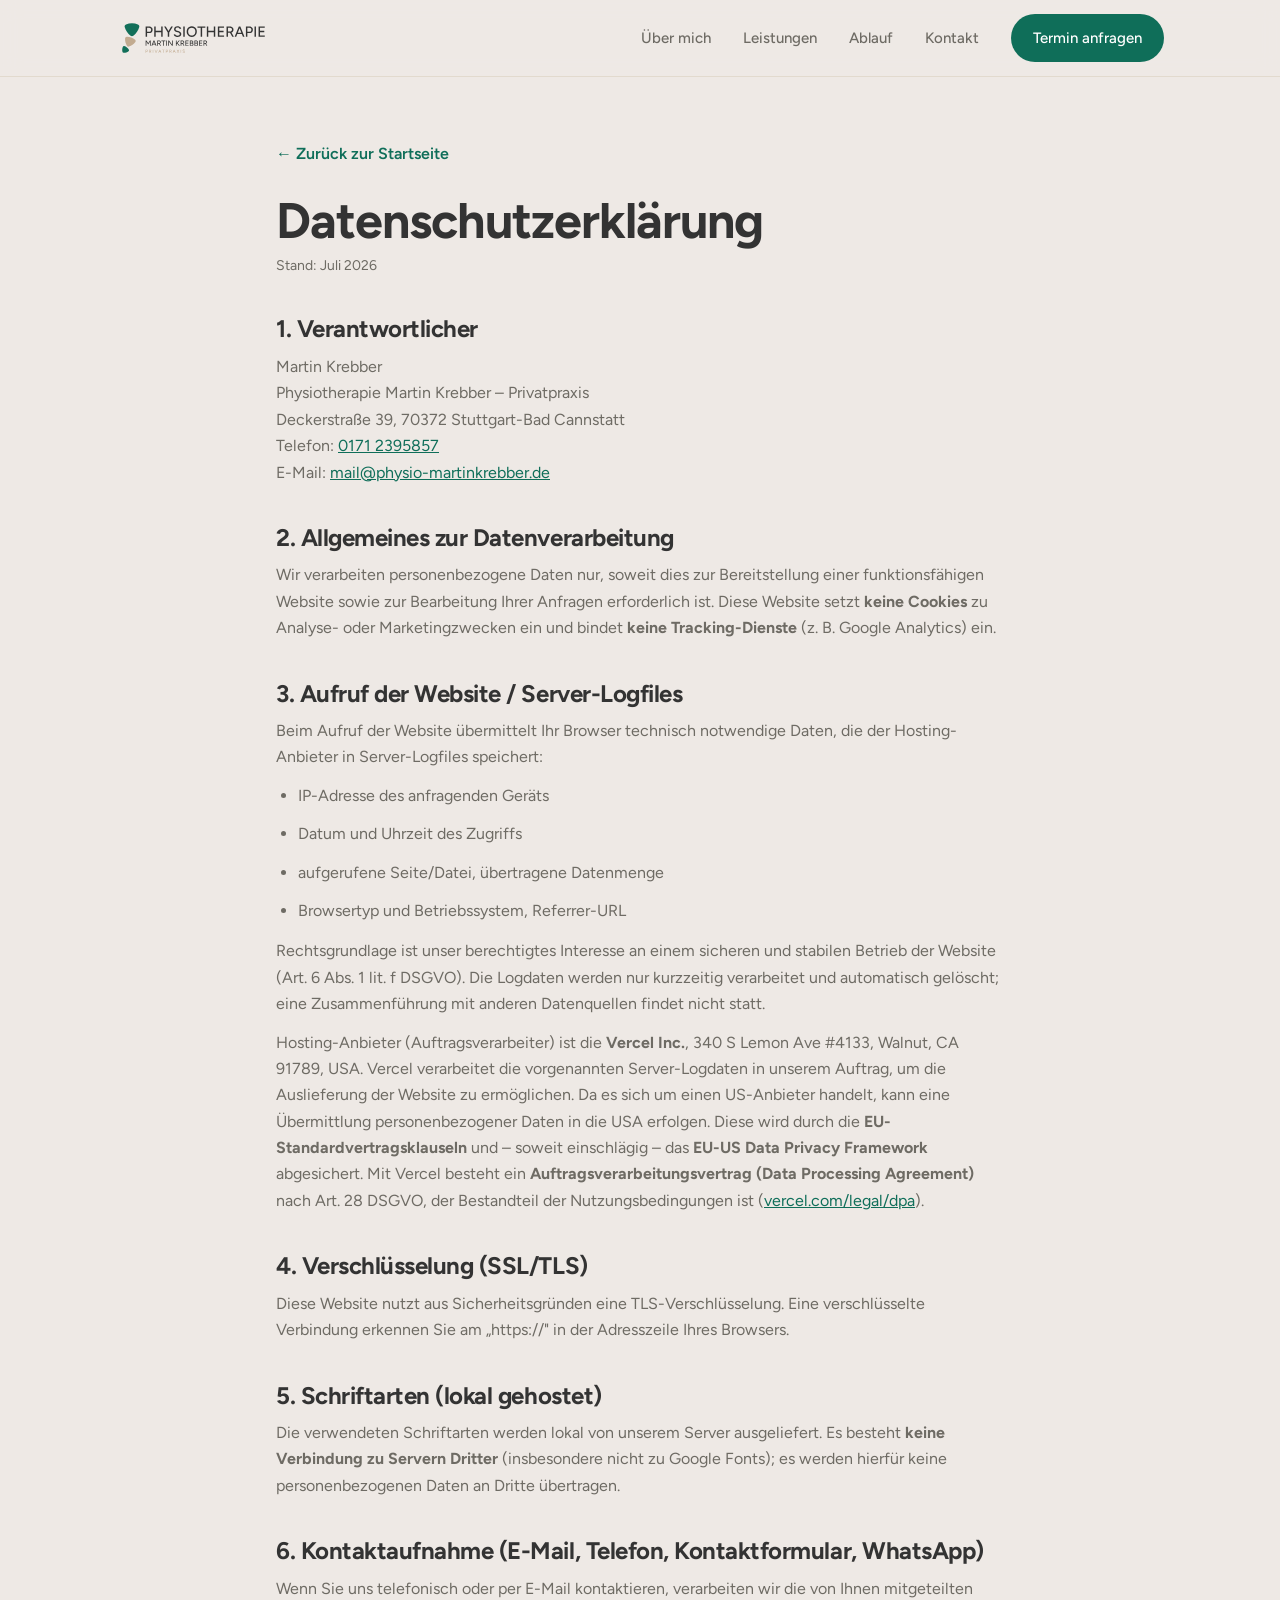
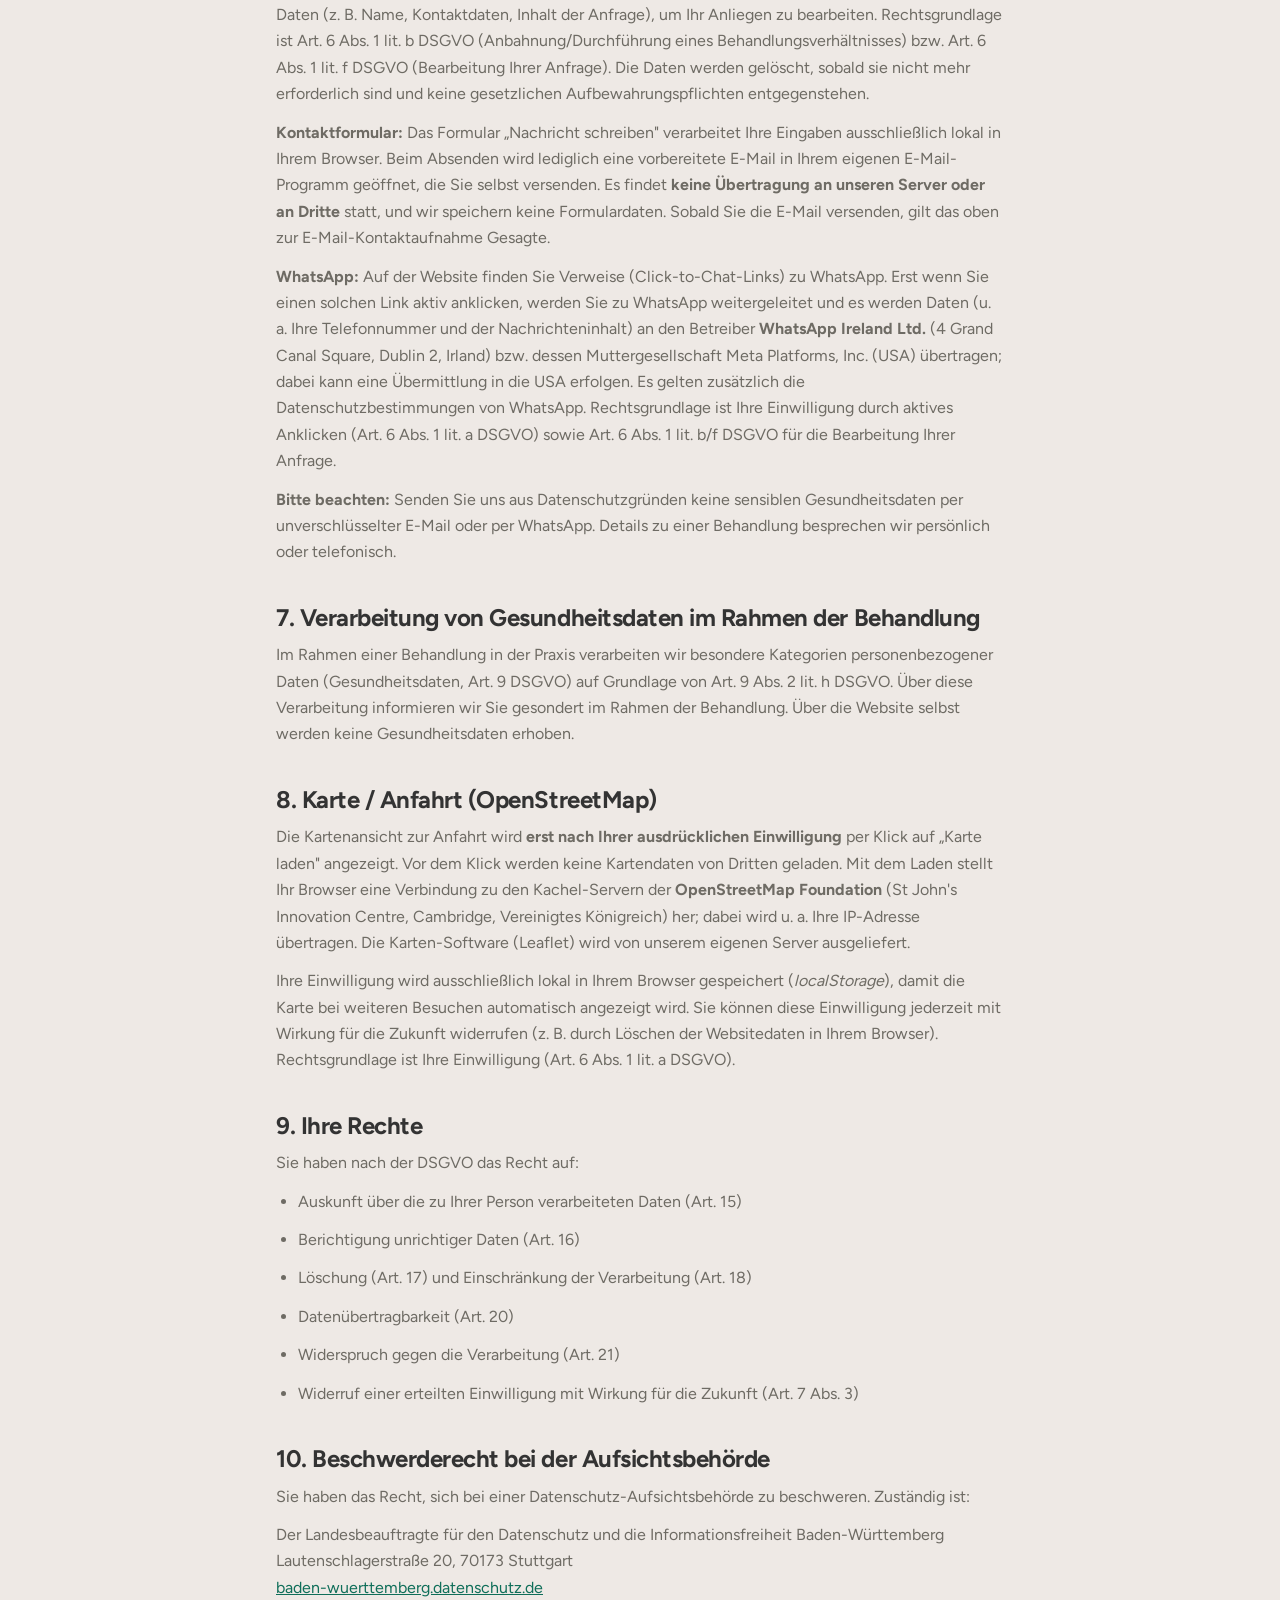
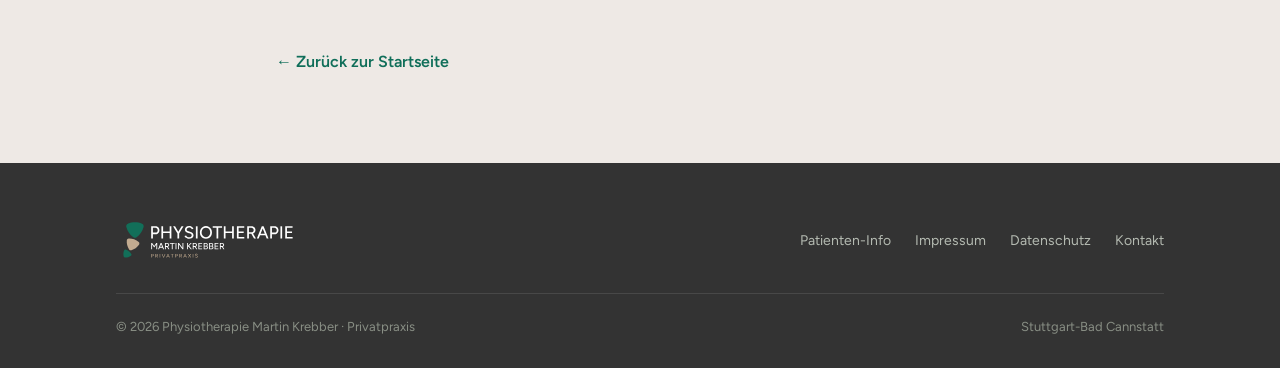
<file: datenschutz.html>
<!DOCTYPE html>
<html lang="de">
<head>
<meta charset="UTF-8">
<meta name="viewport" content="width=device-width, initial-scale=1.0">
<title>Datenschutzerklärung – Physiotherapie Martin Krebber</title>
<meta name="description" content="Datenschutzerklärung der Privatpraxis Physiotherapie Martin Krebber in Stuttgart-Bad Cannstatt.">
<meta name="robots" content="noindex">
<meta name="theme-color" content="#0F6E59">
<link rel="icon" type="image/png" sizes="32x32" href="assets/favicon-32.png">
<link rel="apple-touch-icon" sizes="180x180" href="assets/favicon-180.png">
<link rel="stylesheet" href="assets/fonts.css">
<link rel="stylesheet" href="assets/styles.css">
<script src="assets/vendor/gsap.min.js" defer></script>
<script src="assets/vendor/ScrollTrigger.min.js" defer></script>
<script src="assets/vendor/lenis.min.js" defer></script>
<script src="assets/main.js" defer></script>
</head>
<body>
<header><div class="wrap nav">
  <a href="index.html" class="brand" aria-label="Physiotherapie Martin Krebber – Startseite"><img src="assets/logo.svg" alt="Physiotherapie Martin Krebber – Privatpraxis" class="logo-full"></a>
  <nav class="nav-links" id="nav-links"><a href="index.html#about">Über mich</a><a href="index.html#leistungen">Leistungen</a><a href="index.html#ablauf">Ablauf</a><a href="index.html#kontakt">Kontakt</a><a href="index.html#kontakt" class="btn">Termin anfragen</a></nav>
  <button class="menu-toggle" aria-label="Menü öffnen" aria-expanded="false" aria-controls="nav-links"><svg aria-hidden="true" focusable="false" xmlns="http://www.w3.org/2000/svg" viewBox="0 0 24 24" fill="none" stroke="currentColor" stroke-width="2" stroke-linecap="round" stroke-linejoin="round" > <path d="M4 5h16" /> <path d="M4 12h16" /> <path d="M4 19h16" /> </svg></button>
</div></header>

<main class="legal"><div class="wrap">
  <a class="back back-top" href="index.html">← Zurück zur Startseite</a>
  <h1>Datenschutzerklärung</h1>
  <p class="updated">Stand: Juli 2026</p>

  <h2>1. Verantwortlicher</h2>
  <address>
    Martin Krebber<br>
    Physiotherapie Martin Krebber – Privatpraxis<br>
    Deckerstraße 39, 70372 Stuttgart-Bad Cannstatt<br>
    Telefon: <a href="tel:+491712395857">0171 2395857</a><br>
    E-Mail: <a href="mailto:mail@physio-martinkrebber.de">mail@physio-martinkrebber.de</a>
  </address>

  <h2>2. Allgemeines zur Datenverarbeitung</h2>
  <p>Wir verarbeiten personenbezogene Daten nur, soweit dies zur Bereitstellung einer funktionsfähigen Website sowie zur Bearbeitung Ihrer Anfragen erforderlich ist. Diese Website setzt <strong>keine Cookies</strong> zu Analyse- oder Marketingzwecken ein und bindet <strong>keine Tracking-Dienste</strong> (z. B. Google Analytics) ein.</p>

  <h2>3. Aufruf der Website / Server-Logfiles</h2>
  <p>Beim Aufruf der Website übermittelt Ihr Browser technisch notwendige Daten, die der Hosting-Anbieter in Server-Logfiles speichert:</p>
  <ul>
    <li>IP-Adresse des anfragenden Geräts</li>
    <li>Datum und Uhrzeit des Zugriffs</li>
    <li>aufgerufene Seite/Datei, übertragene Datenmenge</li>
    <li>Browsertyp und Betriebssystem, Referrer-URL</li>
  </ul>
  <p>Rechtsgrundlage ist unser berechtigtes Interesse an einem sicheren und stabilen Betrieb der Website (Art. 6 Abs. 1 lit. f DSGVO). Die Logdaten werden nur kurzzeitig verarbeitet und automatisch gelöscht; eine Zusammenführung mit anderen Datenquellen findet nicht statt.</p>
  <p>Hosting-Anbieter (Auftragsverarbeiter) ist die <strong>Vercel Inc.</strong>, 340 S Lemon Ave #4133, Walnut, CA 91789, USA. Vercel verarbeitet die vorgenannten Server-Logdaten in unserem Auftrag, um die Auslieferung der Website zu ermöglichen. Da es sich um einen US-Anbieter handelt, kann eine Übermittlung personenbezogener Daten in die USA erfolgen. Diese wird durch die <strong>EU-Standardvertragsklauseln</strong> und – soweit einschlägig – das <strong>EU-US Data Privacy Framework</strong> abgesichert. Mit Vercel besteht ein <strong>Auftragsverarbeitungsvertrag (Data Processing Agreement)</strong> nach Art. 28 DSGVO, der Bestandteil der Nutzungsbedingungen ist (<a href="https://vercel.com/legal/dpa" target="_blank" rel="noopener">vercel.com/legal/dpa</a>).</p>

  <h2>4. Verschlüsselung (SSL/TLS)</h2>
  <p>Diese Website nutzt aus Sicherheitsgründen eine TLS-Verschlüsselung. Eine verschlüsselte Verbindung erkennen Sie am „https://" in der Adresszeile Ihres Browsers.</p>

  <h2>5. Schriftarten (lokal gehostet)</h2>
  <p>Die verwendeten Schriftarten werden lokal von unserem Server ausgeliefert. Es besteht <strong>keine Verbindung zu Servern Dritter</strong> (insbesondere nicht zu Google Fonts); es werden hierfür keine personenbezogenen Daten an Dritte übertragen.</p>

  <h2>6. Kontaktaufnahme (E-Mail, Telefon, Kontaktformular, WhatsApp)</h2>
  <p>Wenn Sie uns telefonisch oder per E-Mail kontaktieren, verarbeiten wir die von Ihnen mitgeteilten Daten (z. B. Name, Kontaktdaten, Inhalt der Anfrage), um Ihr Anliegen zu bearbeiten. Rechtsgrundlage ist Art. 6 Abs. 1 lit. b DSGVO (Anbahnung/Durchführung eines Behandlungsverhältnisses) bzw. Art. 6 Abs. 1 lit. f DSGVO (Bearbeitung Ihrer Anfrage). Die Daten werden gelöscht, sobald sie nicht mehr erforderlich sind und keine gesetzlichen Aufbewahrungspflichten entgegenstehen.</p>
  <p><strong>Kontaktformular:</strong> Das Formular „Nachricht schreiben" verarbeitet Ihre Eingaben ausschließlich lokal in Ihrem Browser. Beim Absenden wird lediglich eine vorbereitete E-Mail in Ihrem eigenen E-Mail-Programm geöffnet, die Sie selbst versenden. Es findet <strong>keine Übertragung an unseren Server oder an Dritte</strong> statt, und wir speichern keine Formulardaten. Sobald Sie die E-Mail versenden, gilt das oben zur E-Mail-Kontaktaufnahme Gesagte.</p>
  <p><strong>WhatsApp:</strong> Auf der Website finden Sie Verweise (Click-to-Chat-Links) zu WhatsApp. Erst wenn Sie einen solchen Link aktiv anklicken, werden Sie zu WhatsApp weitergeleitet und es werden Daten (u. a. Ihre Telefonnummer und der Nachrichteninhalt) an den Betreiber <strong>WhatsApp Ireland Ltd.</strong> (4 Grand Canal Square, Dublin 2, Irland) bzw. dessen Muttergesellschaft Meta Platforms, Inc. (USA) übertragen; dabei kann eine Übermittlung in die USA erfolgen. Es gelten zusätzlich die Datenschutzbestimmungen von WhatsApp. Rechtsgrundlage ist Ihre Einwilligung durch aktives Anklicken (Art. 6 Abs. 1 lit. a DSGVO) sowie Art. 6 Abs. 1 lit. b/f DSGVO für die Bearbeitung Ihrer Anfrage.</p>
  <p><strong>Bitte beachten:</strong> Senden Sie uns aus Datenschutzgründen keine sensiblen Gesundheitsdaten per unverschlüsselter E-Mail oder per WhatsApp. Details zu einer Behandlung besprechen wir persönlich oder telefonisch.</p>

  <h2>7. Verarbeitung von Gesundheitsdaten im Rahmen der Behandlung</h2>
  <p>Im Rahmen einer Behandlung in der Praxis verarbeiten wir besondere Kategorien personenbezogener Daten (Gesundheitsdaten, Art. 9 DSGVO) auf Grundlage von Art. 9 Abs. 2 lit. h DSGVO. Über diese Verarbeitung informieren wir Sie gesondert im Rahmen der Behandlung. Über die Website selbst werden keine Gesundheitsdaten erhoben.</p>

  <h2>8. Karte / Anfahrt (OpenStreetMap)</h2>
  <p>Die Kartenansicht zur Anfahrt wird <strong>erst nach Ihrer ausdrücklichen Einwilligung</strong> per Klick auf „Karte laden" angezeigt. Vor dem Klick werden keine Kartendaten von Dritten geladen. Mit dem Laden stellt Ihr Browser eine Verbindung zu den Kachel-Servern der <strong>OpenStreetMap Foundation</strong> (St John's Innovation Centre, Cambridge, Vereinigtes Königreich) her; dabei wird u. a. Ihre IP-Adresse übertragen. Die Karten-Software (Leaflet) wird von unserem eigenen Server ausgeliefert.</p>
  <p>Ihre Einwilligung wird ausschließlich lokal in Ihrem Browser gespeichert (<em>localStorage</em>), damit die Karte bei weiteren Besuchen automatisch angezeigt wird. Sie können diese Einwilligung jederzeit mit Wirkung für die Zukunft widerrufen (z. B. durch Löschen der Websitedaten in Ihrem Browser). Rechtsgrundlage ist Ihre Einwilligung (Art. 6 Abs. 1 lit. a DSGVO).</p>

  <h2>9. Ihre Rechte</h2>
  <p>Sie haben nach der DSGVO das Recht auf:</p>
  <ul>
    <li>Auskunft über die zu Ihrer Person verarbeiteten Daten (Art. 15)</li>
    <li>Berichtigung unrichtiger Daten (Art. 16)</li>
    <li>Löschung (Art. 17) und Einschränkung der Verarbeitung (Art. 18)</li>
    <li>Datenübertragbarkeit (Art. 20)</li>
    <li>Widerspruch gegen die Verarbeitung (Art. 21)</li>
    <li>Widerruf einer erteilten Einwilligung mit Wirkung für die Zukunft (Art. 7 Abs. 3)</li>
  </ul>

  <h2>10. Beschwerderecht bei der Aufsichtsbehörde</h2>
  <p>Sie haben das Recht, sich bei einer Datenschutz-Aufsichtsbehörde zu beschweren. Zuständig ist:</p>
  <address>
    Der Landesbeauftragte für den Datenschutz und die Informationsfreiheit Baden-Württemberg<br>
    Lautenschlagerstraße 20, 70173 Stuttgart<br>
    <a href="https://www.baden-wuerttemberg.datenschutz.de" target="_blank" rel="noopener">baden-wuerttemberg.datenschutz.de</a>
  </address>

  <a class="back" href="index.html">← Zurück zur Startseite</a>
</div></main>

<footer><div class="wrap">
  <div class="foot-top"><div class="foot-brand"><img src="assets/logo-footer.svg" alt="Physiotherapie Martin Krebber – Privatpraxis" class="foot-logo" width="184" height="50"></div><div class="foot-links"><a href="patienten-information.html">Patienten-Info</a><a href="impressum.html">Impressum</a><a href="datenschutz.html">Datenschutz</a><a href="index.html#kontakt">Kontakt</a></div></div>
  <div class="foot-bottom"><span>© <span id="yr"></span> Physiotherapie Martin Krebber · Privatpraxis</span><span>Stuttgart-Bad Cannstatt</span></div>
</div></footer>
</body>
</html>
</file>
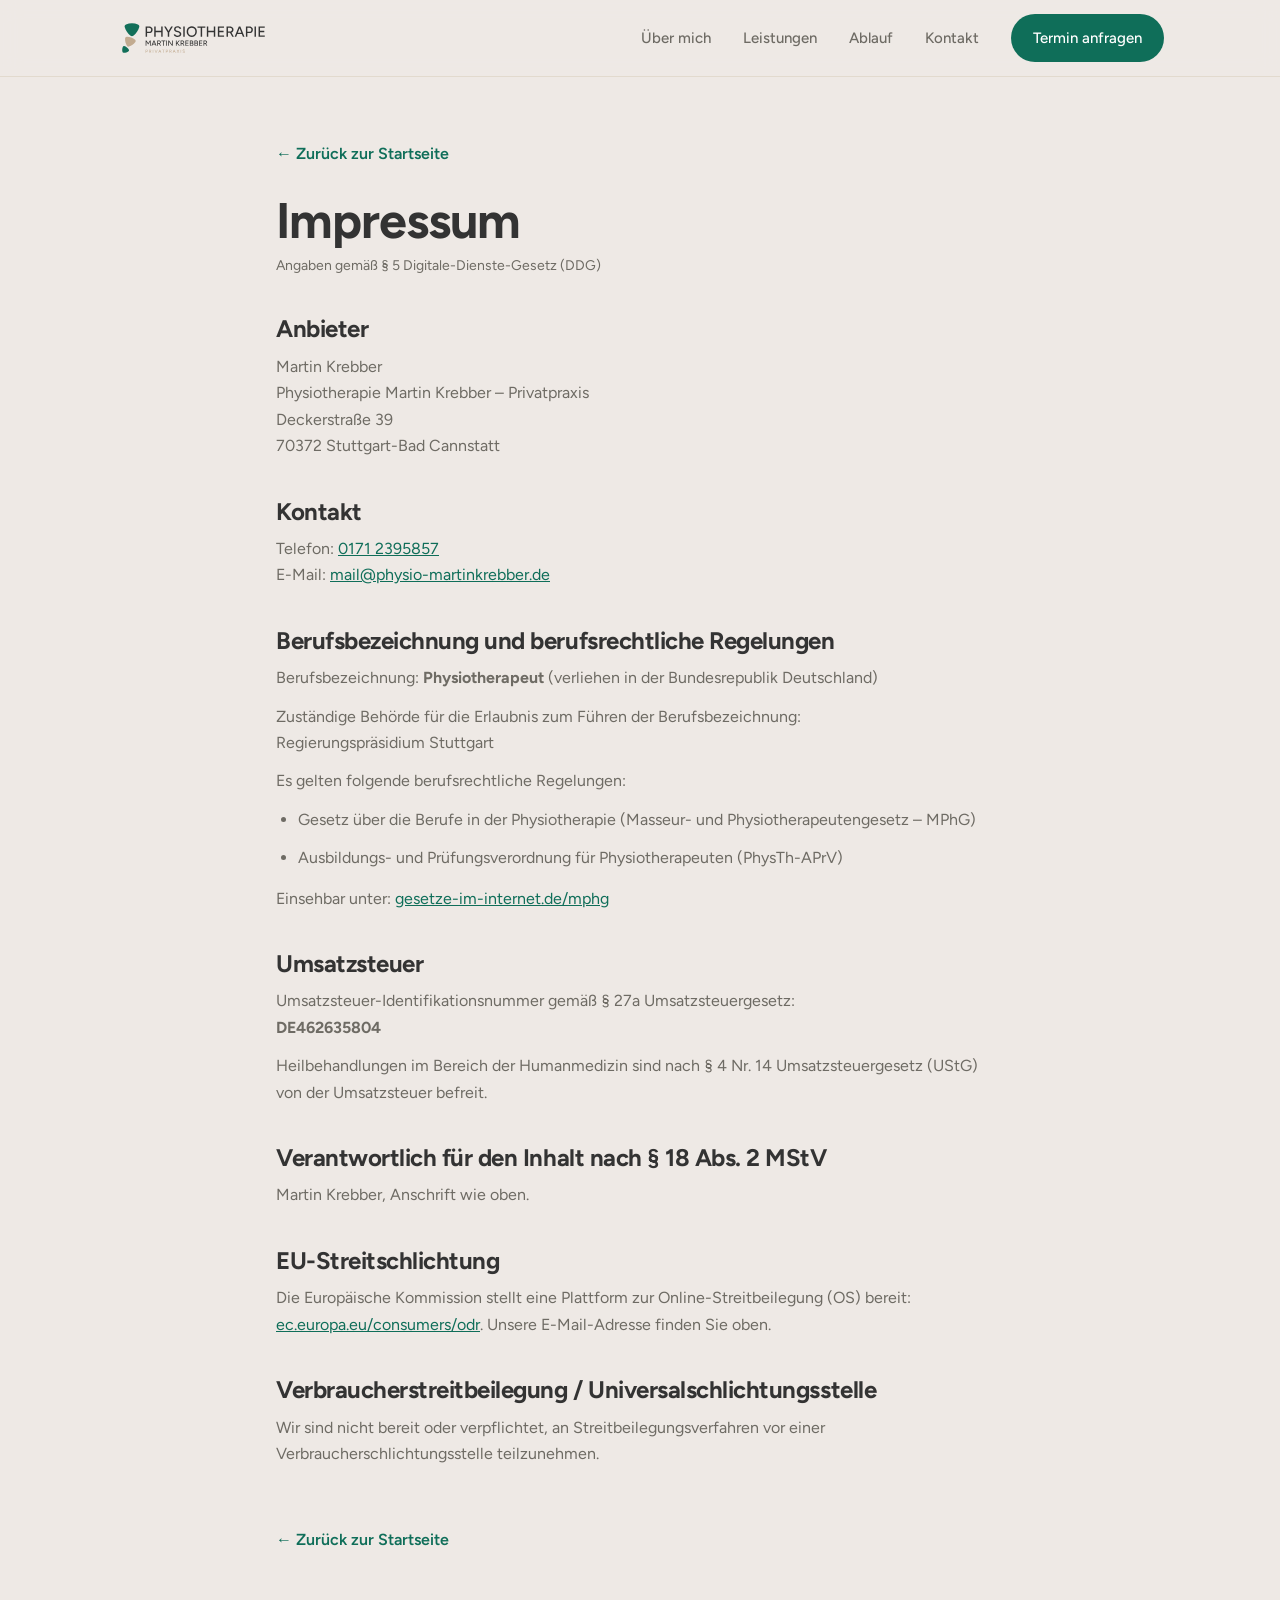
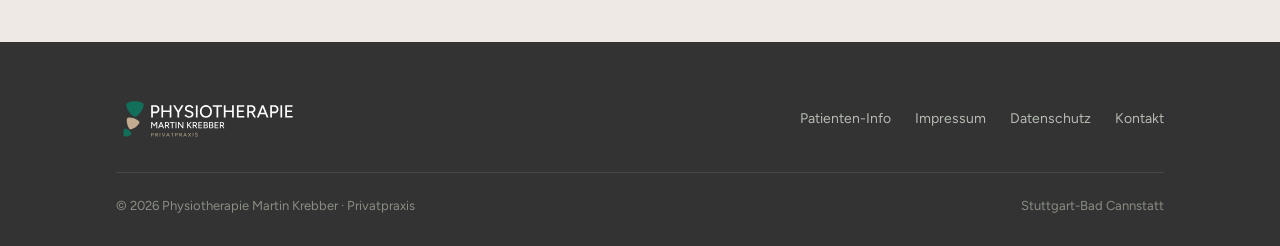
<file: impressum.html>
<!DOCTYPE html>
<html lang="de">
<head>
<meta charset="UTF-8">
<meta name="viewport" content="width=device-width, initial-scale=1.0">
<title>Impressum – Physiotherapie Martin Krebber</title>
<meta name="description" content="Impressum der Privatpraxis Physiotherapie Martin Krebber in Stuttgart-Bad Cannstatt.">
<meta name="robots" content="noindex">
<meta name="theme-color" content="#0F6E59">
<link rel="icon" type="image/png" sizes="32x32" href="assets/favicon-32.png">
<link rel="apple-touch-icon" sizes="180x180" href="assets/favicon-180.png">
<link rel="stylesheet" href="assets/fonts.css">
<link rel="stylesheet" href="assets/styles.css">
<script src="assets/vendor/gsap.min.js" defer></script>
<script src="assets/vendor/ScrollTrigger.min.js" defer></script>
<script src="assets/vendor/lenis.min.js" defer></script>
<script src="assets/main.js" defer></script>
</head>
<body>
<header><div class="wrap nav">
  <a href="index.html" class="brand" aria-label="Physiotherapie Martin Krebber – Startseite"><img src="assets/logo.svg" alt="Physiotherapie Martin Krebber – Privatpraxis" class="logo-full"></a>
  <nav class="nav-links" id="nav-links"><a href="index.html#about">Über mich</a><a href="index.html#leistungen">Leistungen</a><a href="index.html#ablauf">Ablauf</a><a href="index.html#kontakt">Kontakt</a><a href="index.html#kontakt" class="btn">Termin anfragen</a></nav>
  <button class="menu-toggle" aria-label="Menü öffnen" aria-expanded="false" aria-controls="nav-links"><svg aria-hidden="true" focusable="false" xmlns="http://www.w3.org/2000/svg" viewBox="0 0 24 24" fill="none" stroke="currentColor" stroke-width="2" stroke-linecap="round" stroke-linejoin="round" > <path d="M4 5h16" /> <path d="M4 12h16" /> <path d="M4 19h16" /> </svg></button>
</div></header>

<main class="legal"><div class="wrap">
  <a class="back back-top" href="index.html">← Zurück zur Startseite</a>
  <h1>Impressum</h1>
  <p class="updated">Angaben gemäß § 5 Digitale-Dienste-Gesetz (DDG)</p>

  <h2>Anbieter</h2>
  <address>
    Martin Krebber<br>
    Physiotherapie Martin Krebber – Privatpraxis<br>
    Deckerstraße 39<br>
    70372 Stuttgart-Bad Cannstatt
  </address>

  <h2>Kontakt</h2>
  <p>
    Telefon: <a href="tel:+491712395857">0171 2395857</a><br>
    E-Mail: <a href="mailto:mail@physio-martinkrebber.de">mail@physio-martinkrebber.de</a>
  </p>

  <h2>Berufsbezeichnung und berufsrechtliche Regelungen</h2>
  <p>Berufsbezeichnung: <strong>Physiotherapeut</strong> (verliehen in der Bundesrepublik Deutschland)</p>
  <p>Zuständige Behörde für die Erlaubnis zum Führen der Berufsbezeichnung:<br>
    Regierungspräsidium Stuttgart</p>
  <p>Es gelten folgende berufsrechtliche Regelungen:</p>
  <ul>
    <li>Gesetz über die Berufe in der Physiotherapie (Masseur- und Physiotherapeutengesetz – MPhG)</li>
    <li>Ausbildungs- und Prüfungsverordnung für Physiotherapeuten (PhysTh-APrV)</li>
  </ul>
  <p>Einsehbar unter: <a href="https://www.gesetze-im-internet.de/mphg/" target="_blank" rel="noopener">gesetze-im-internet.de/mphg</a></p>

  <h2>Umsatzsteuer</h2>
  <p>Umsatzsteuer-Identifikationsnummer gemäß § 27a Umsatzsteuergesetz:<br>
    <strong>DE462635804</strong></p>
  <p>Heilbehandlungen im Bereich der Humanmedizin sind nach § 4 Nr. 14 Umsatzsteuergesetz (UStG) von der Umsatzsteuer befreit.</p>

  <h2>Verantwortlich für den Inhalt nach § 18 Abs. 2 MStV</h2>
  <p>Martin Krebber, Anschrift wie oben.</p>

  <h2>EU-Streitschlichtung</h2>
  <p>Die Europäische Kommission stellt eine Plattform zur Online-Streitbeilegung (OS) bereit: <a href="https://ec.europa.eu/consumers/odr/" target="_blank" rel="noopener">ec.europa.eu/consumers/odr</a>. Unsere E-Mail-Adresse finden Sie oben.</p>

  <h2>Verbraucherstreitbeilegung / Universalschlichtungsstelle</h2>
  <p>Wir sind nicht bereit oder verpflichtet, an Streitbeilegungsverfahren vor einer Verbraucherschlichtungsstelle teilzunehmen.</p>

  <a class="back" href="index.html">← Zurück zur Startseite</a>
</div></main>

<footer><div class="wrap">
  <div class="foot-top"><div class="foot-brand"><img src="assets/logo-footer.svg" alt="Physiotherapie Martin Krebber – Privatpraxis" class="foot-logo" width="184" height="50"></div><div class="foot-links"><a href="patienten-information.html">Patienten-Info</a><a href="impressum.html">Impressum</a><a href="datenschutz.html">Datenschutz</a><a href="index.html#kontakt">Kontakt</a></div></div>
  <div class="foot-bottom"><span>© <span id="yr"></span> Physiotherapie Martin Krebber · Privatpraxis</span><span>Stuttgart-Bad Cannstatt</span></div>
</div></footer>
</body>
</html>
</file>
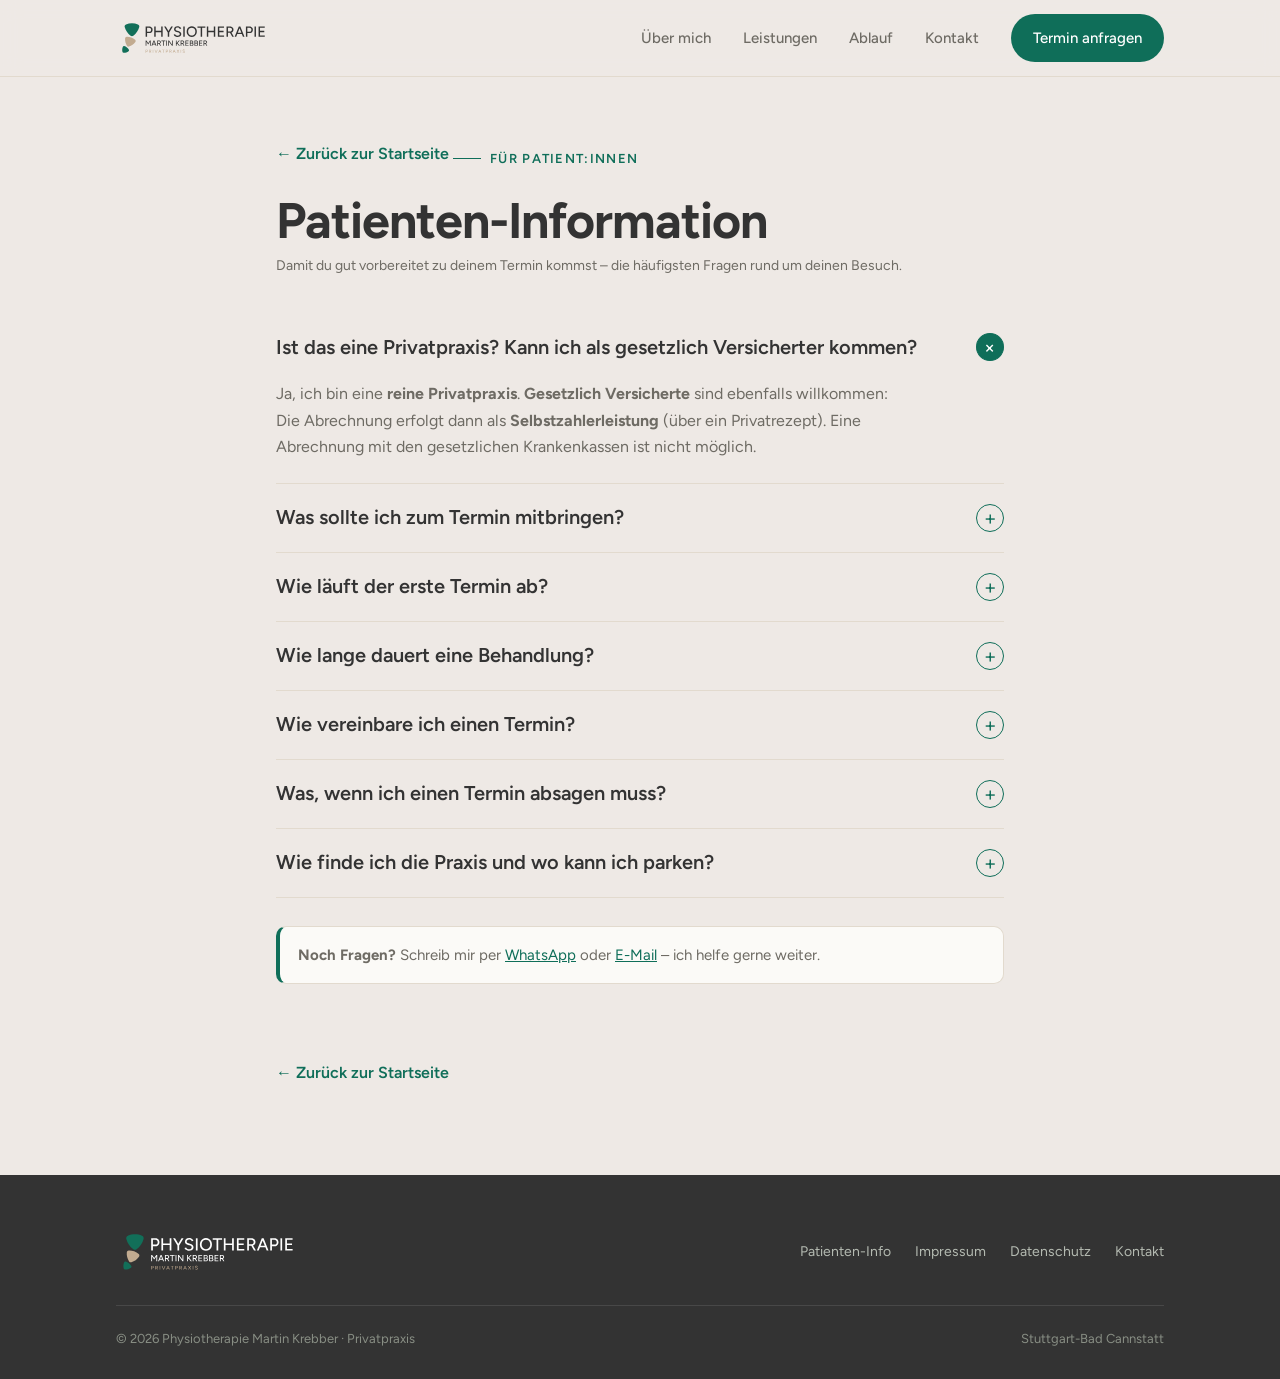
<file: patienten-information.html>
<!DOCTYPE html>
<html lang="de">
<head>
<meta charset="UTF-8">
<meta name="viewport" content="width=device-width, initial-scale=1.0">
<title>Patienten-Information – Physiotherapie Martin Krebber</title>
<meta name="description" content="Häufige Fragen rund um deinen Besuch in der Privatpraxis Physiotherapie Martin Krebber in Stuttgart-Bad Cannstatt: Privatpraxis, Mitbringen, Ablauf, Termine.">
<meta name="theme-color" content="#0F6E59">
<link rel="canonical" href="https://physio-martinkrebber.de/patienten-information.html">
<link rel="icon" type="image/png" sizes="32x32" href="assets/favicon-32.png">
<link rel="apple-touch-icon" sizes="180x180" href="assets/favicon-180.png">
<link rel="stylesheet" href="assets/fonts.css">
<link rel="stylesheet" href="assets/styles.css">
<script src="assets/vendor/gsap.min.js" defer></script>
<script src="assets/vendor/ScrollTrigger.min.js" defer></script>
<script src="assets/vendor/lenis.min.js" defer></script>
<script src="assets/main.js" defer></script>
</head>
<body>
<header><div class="wrap nav">
  <a href="index.html" class="brand" aria-label="Physiotherapie Martin Krebber – Startseite"><img src="assets/logo.svg" alt="Physiotherapie Martin Krebber – Privatpraxis" class="logo-full"></a>
  <nav class="nav-links" id="nav-links"><a href="index.html#about">Über mich</a><a href="index.html#leistungen">Leistungen</a><a href="index.html#ablauf">Ablauf</a><a href="index.html#kontakt">Kontakt</a><a href="index.html#kontakt" class="btn">Termin anfragen</a></nav>
  <button class="menu-toggle" aria-label="Menü öffnen" aria-expanded="false" aria-controls="nav-links"><svg aria-hidden="true" viewBox="0 0 24 24" fill="none" stroke="currentColor" stroke-width="2" stroke-linecap="round"><path d="M4 5h16"/><path d="M4 12h16"/><path d="M4 19h16"/></svg></button>
</div></header>

<main class="legal"><div class="wrap">
  <a class="back back-top" href="index.html">← Zurück zur Startseite</a>
  <span class="eyebrow">Für Patient:innen</span>
  <h1>Patienten-Information</h1>
  <p class="updated">Damit du gut vorbereitet zu deinem Termin kommst – die häufigsten Fragen rund um deinen Besuch.</p>

  <div class="faq">
    <details class="faq-item" open>
      <summary>Ist das eine Privatpraxis? Kann ich als gesetzlich Versicherter kommen?<span class="faq-icn" aria-hidden="true">+</span></summary>
      <div class="faq-a">
        <p>Ja, ich bin eine <strong>reine Privatpraxis</strong>. <strong>Gesetzlich Versicherte</strong> sind ebenfalls willkommen: Die Abrechnung erfolgt dann als <strong>Selbstzahlerleistung</strong> (über ein Privatrezept). Eine Abrechnung mit den gesetzlichen Krankenkassen ist nicht möglich.</p>
      </div>
    </details>

    <details class="faq-item">
      <summary>Was sollte ich zum Termin mitbringen?<span class="faq-icn" aria-hidden="true">+</span></summary>
      <div class="faq-a">
        <p>Bitte bring ein <strong>großes Handtuch</strong> und bequeme, kurzgeschnittene Kleidung mit.</p>
        <p>Falls vorhanden: dein <strong>(Privat-)Rezept</strong> sowie relevante Vorbefunde (Arztbriefe, Röntgen- oder MRT-Bilder).</p>
      </div>
    </details>

    <details class="faq-item">
      <summary>Wie läuft der erste Termin ab?<span class="faq-icn" aria-hidden="true">+</span></summary>
      <div class="faq-a">
        <p>Wir nehmen uns Zeit für einen ausführlichen <strong>Befund</strong>, besprechen deine Beschwerden und legen ein klares Ziel fest. Anschließend beginnt die individuelle Behandlung.</p>
        <p>Mehr dazu unter <a href="index.html#ablauf">„Dein Weg zu mir"</a> auf der Startseite.</p>
      </div>
    </details>

    <details class="faq-item">
      <summary>Wie lange dauert eine Behandlung?<span class="faq-icn" aria-hidden="true">+</span></summary>
      <div class="faq-a">
        <p>Eine Behandlungseinheit dauert in der Regel etwa 25–30 Minuten. Wurden manuelle Therapie und Krankengymnastik verordnet, kann der Termin bis zu 60 Minuten dauern.</p>
      </div>
    </details>

    <details class="faq-item">
      <summary>Wie vereinbare ich einen Termin?<span class="faq-icn" aria-hidden="true">+</span></summary>
      <div class="faq-a">
        <p>Am einfachsten per <a href="https://wa.me/491712395857?text=Hallo%2C%20ich%20m%C3%B6chte%20einen%20Termin%20anfragen." target="_blank" rel="noopener">WhatsApp</a> (0171 2395857), per <a href="mailto:mail@physio-martinkrebber.de?subject=Anfrage%20%C3%BCber%20die%20Website&amp;body=Hallo%20Herr%20Krebber%2C%0D%0A%0D%0A">E-Mail</a> oder telefonisch unter <a href="tel:+491712395857">0171 2395857</a>. Eine Online-Buchung gibt es bewusst nicht – so finden wir gemeinsam den passenden Termin.</p>
      </div>
    </details>

    <details class="faq-item">
      <summary>Was, wenn ich einen Termin absagen muss?<span class="faq-icn" aria-hidden="true">+</span></summary>
      <div class="faq-a">
        <p>Bitte sag Termine möglichst <strong>24 Stunden</strong> vorher ab. Nicht rechtzeitig abgesagte Termine können in Rechnung gestellt werden.</p>
      </div>
    </details>

    <details class="faq-item">
      <summary>Wie finde ich die Praxis und wo kann ich parken?<span class="faq-icn" aria-hidden="true">+</span></summary>
      <div class="faq-a">
        <p>Die Praxis liegt in der <strong>Deckerstraße 39, 70372 Stuttgart-Bad Cannstatt</strong>.</p>
        <p>Direkt an der Deckerstraße findest du in der Regel genügend Parkmöglichkeiten – denk bitte daran, die Parkuhr zu füttern.</p>
        <p>Mit den Öffentlichen: Die S-Bahn-Station <strong>Bad Cannstatt</strong> ist nur etwa 500 Meter entfernt, die Stadtbahn-Haltestelle <strong>Uff-Kirchhof</strong> 750 Meter.</p>
      </div>
    </details>
  </div>

  <div class="note"><p><strong>Noch Fragen?</strong> Schreib mir per <a href="https://wa.me/491712395857?text=Hallo%2C%20ich%20habe%20eine%20Frage." target="_blank" rel="noopener">WhatsApp</a> oder <a href="mailto:mail@physio-martinkrebber.de?subject=Anfrage%20%C3%BCber%20die%20Website&amp;body=Hallo%20Herr%20Krebber%2C%0D%0A%0D%0A">E-Mail</a> – ich helfe gerne weiter.</p></div>

  <a class="back" href="index.html">← Zurück zur Startseite</a>
</div></main>

<footer><div class="wrap">
  <div class="foot-top"><div class="foot-brand"><img src="assets/logo-footer.svg" alt="Physiotherapie Martin Krebber – Privatpraxis" class="foot-logo" width="184" height="50"></div><div class="foot-links"><a href="patienten-information.html">Patienten-Info</a><a href="impressum.html">Impressum</a><a href="datenschutz.html">Datenschutz</a><a href="index.html#kontakt">Kontakt</a></div></div>
  <div class="foot-bottom"><span>© <span id="yr"></span> Physiotherapie Martin Krebber · Privatpraxis</span><span>Stuttgart-Bad Cannstatt</span></div>
</div></footer>
</body>
</html>
</file>
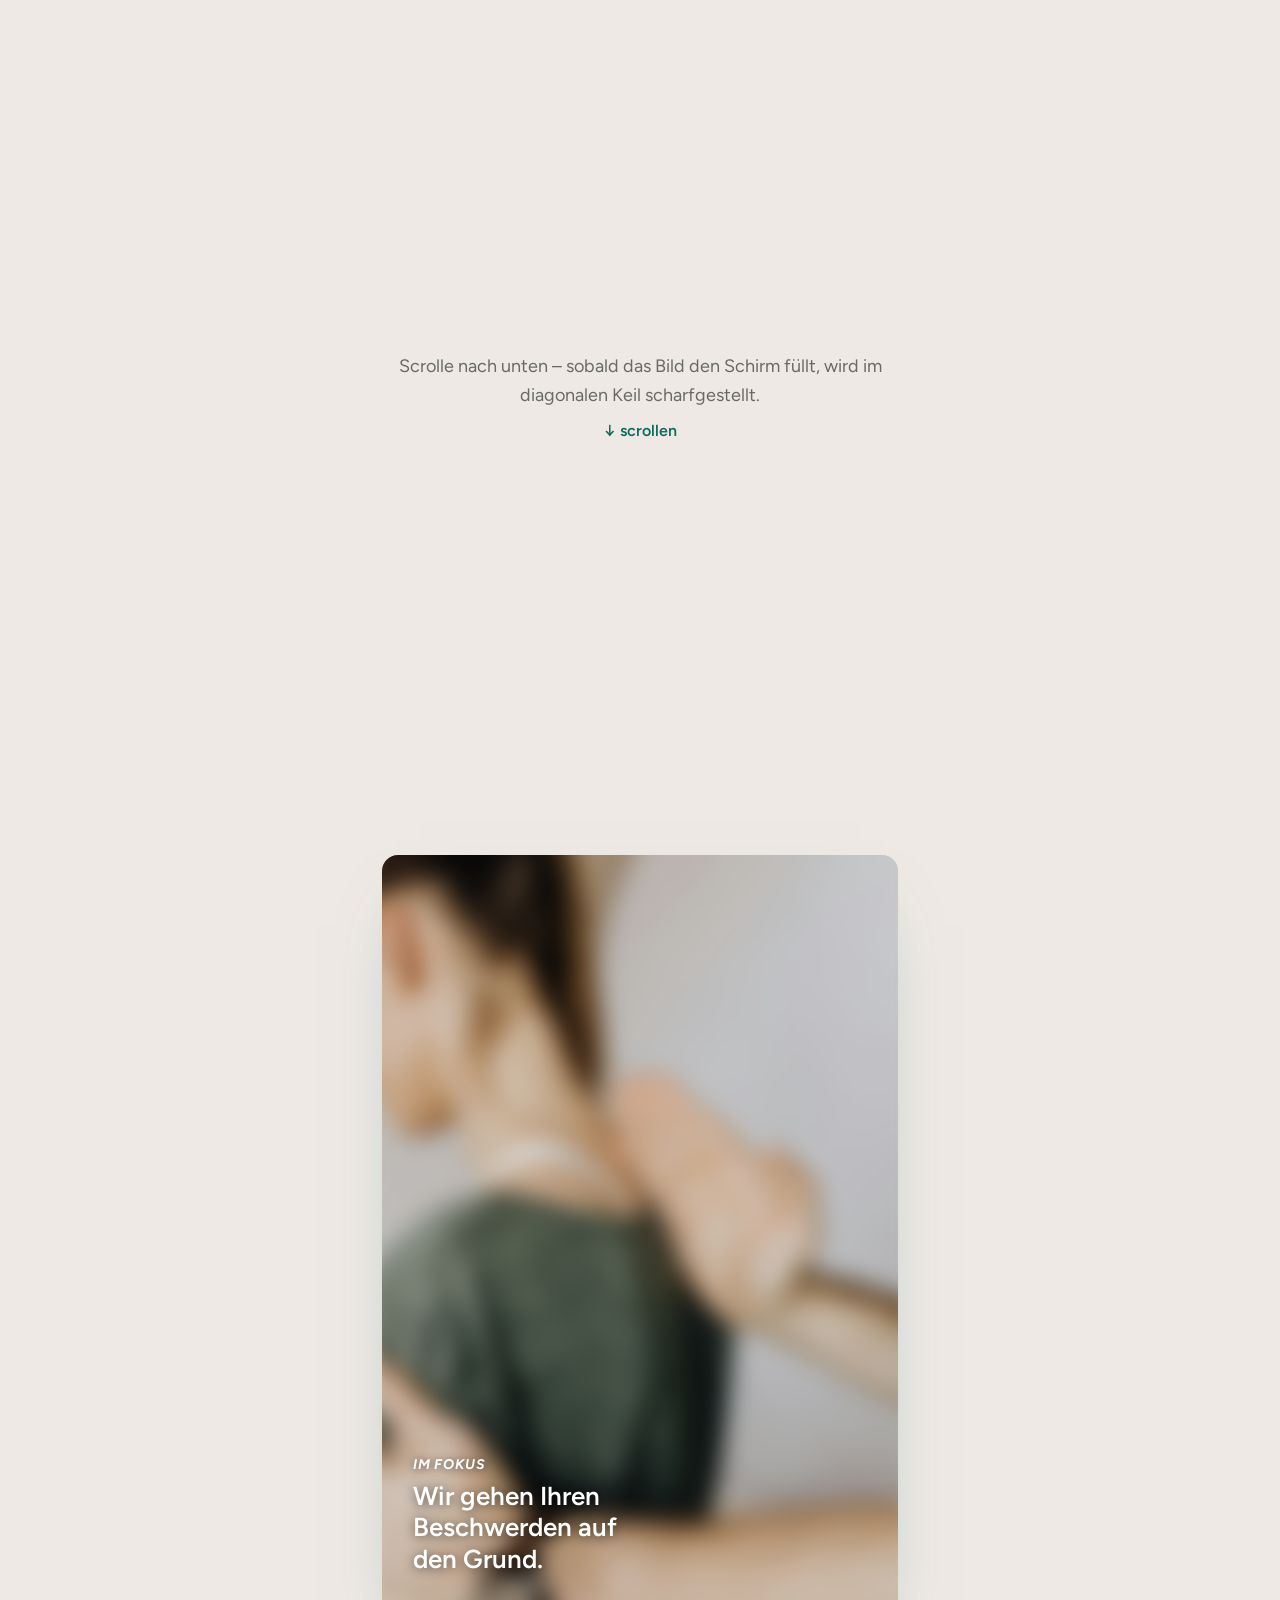
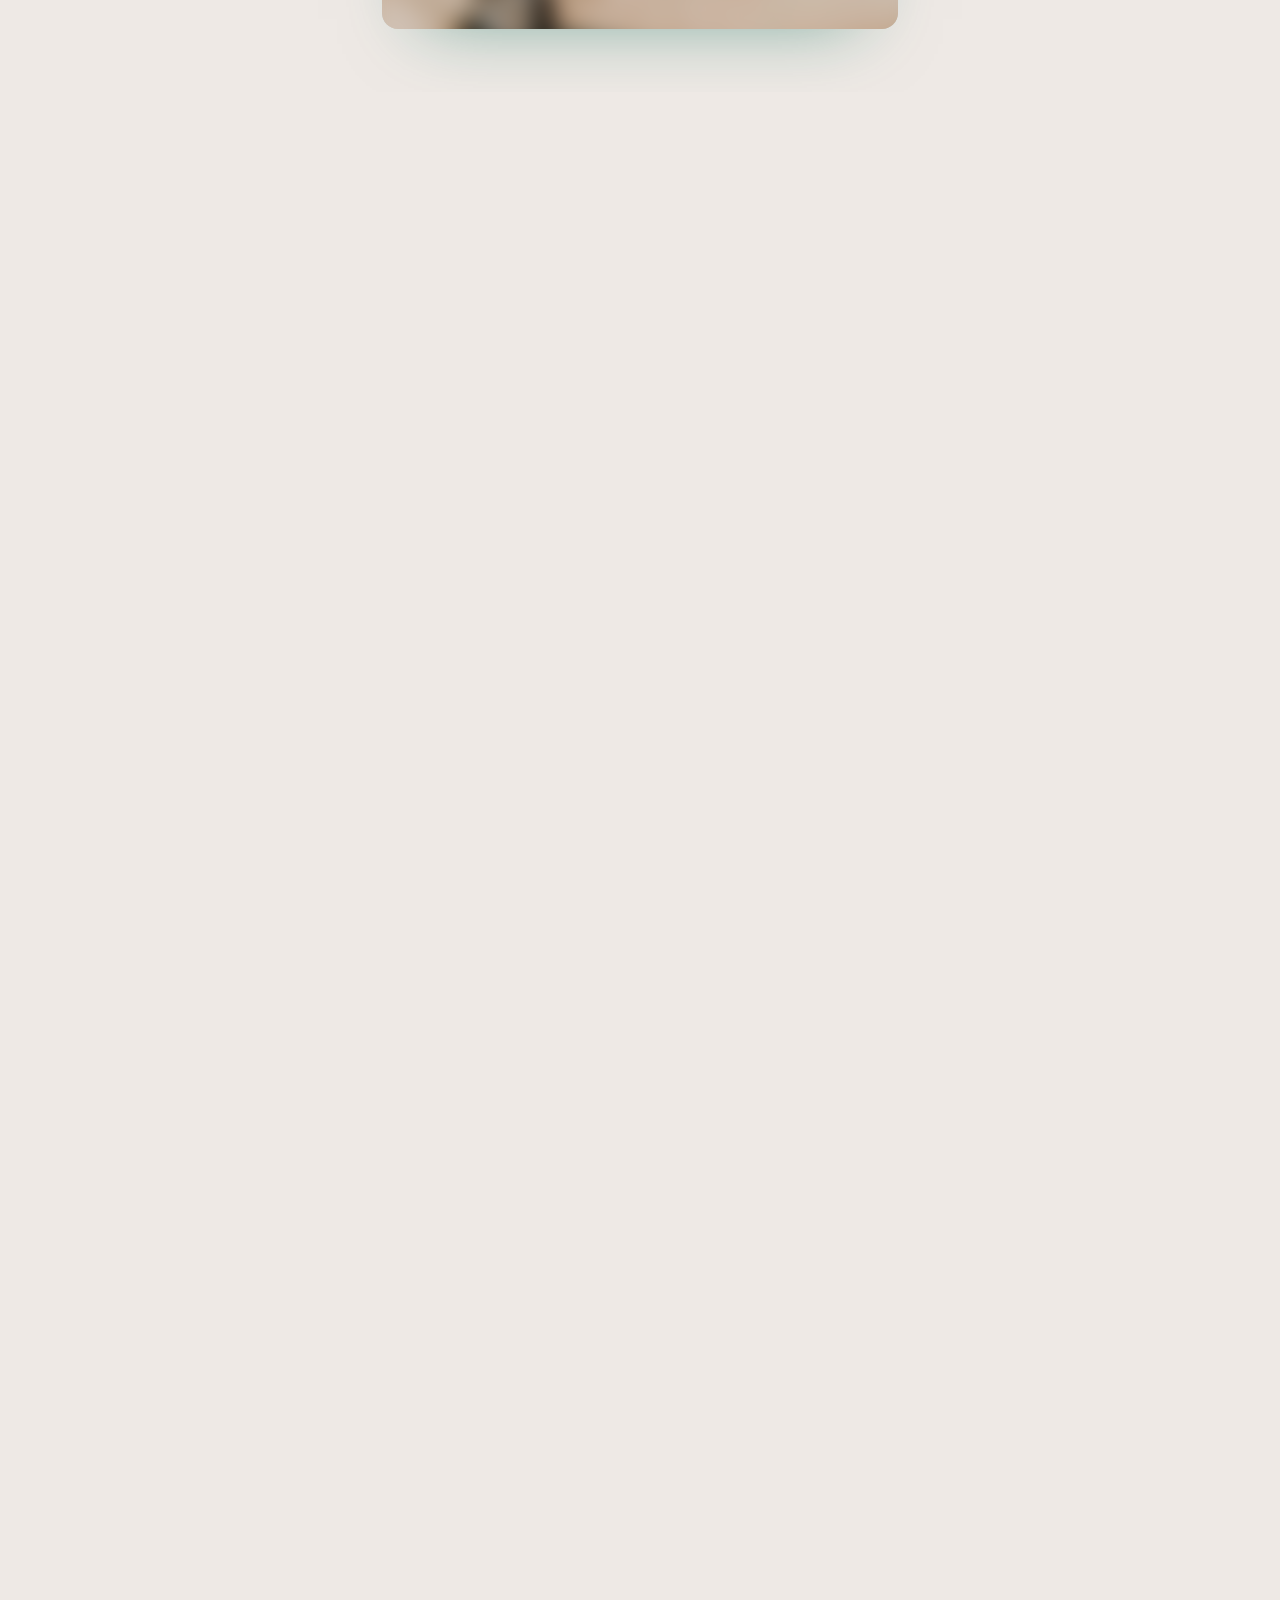
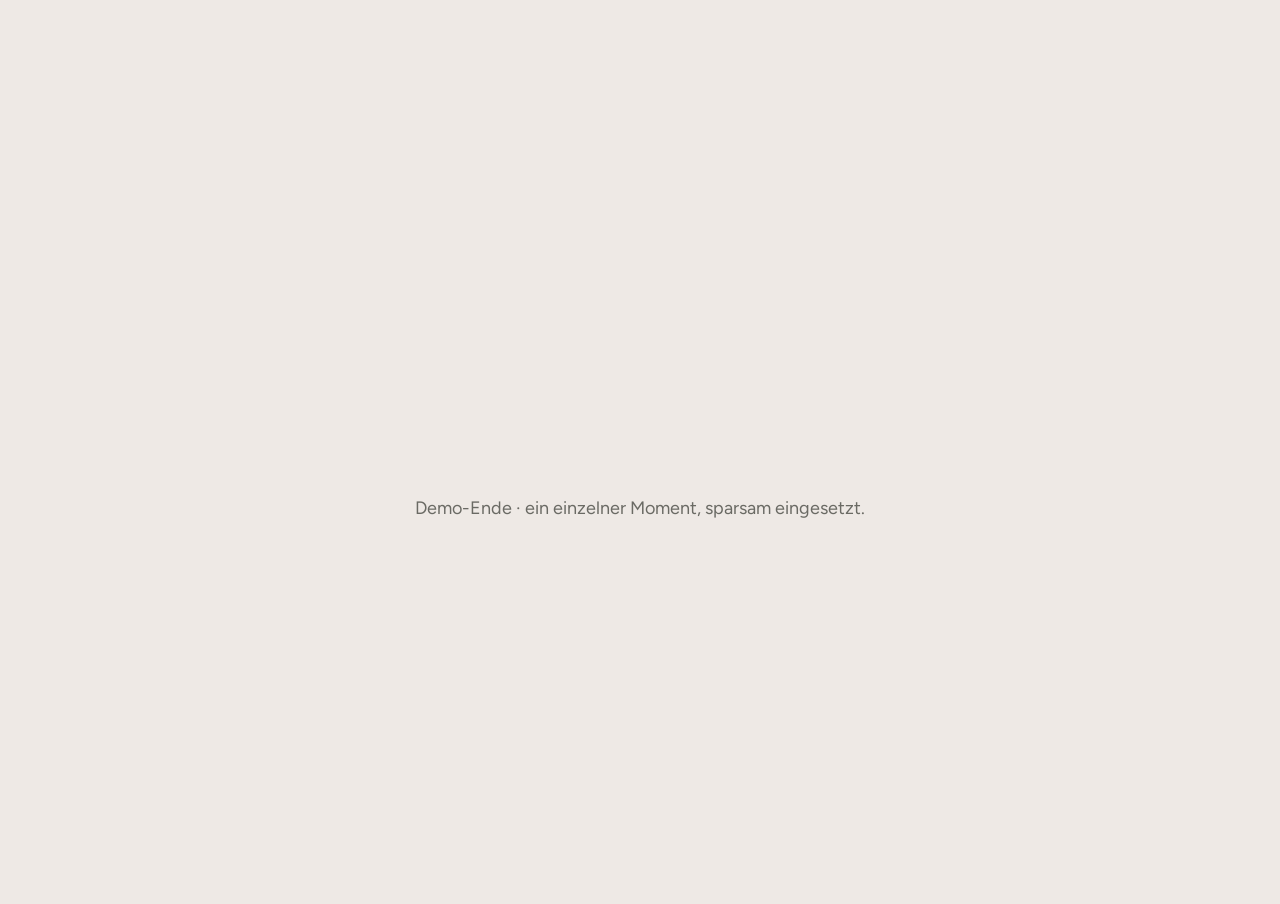
<file: Briefings/effekt-unscharf-scharf.html>
<!DOCTYPE html>
<html lang="de"><head><meta charset="UTF-8">
<meta name="viewport" content="width=device-width, initial-scale=1.0">
<title>Reveal-Demo · Unscharf → scharf</title>
<link rel="preconnect" href="https://fonts.googleapis.com">
<link href="https://fonts.googleapis.com/css2?family=Figtree:ital,wght@0,400;0,600;1,600&display=swap" rel="stylesheet">
<style>
:root{--green:#0f6e59;--cream:#eee9e5;--ink:#333;
  --img:url('[data-uri]')}
*{box-sizing:border-box;margin:0;padding:0}
body{font-family:"Figtree",sans-serif;background:var(--cream);color:var(--ink)}
.spacer{height:88vh;display:grid;place-items:center;text-align:center;padding:0 24px}
.spacer p{max-width:46ch;color:#6a6a64;font-size:18px;line-height:1.6}
.hint{margin-top:12px;color:var(--green);font-weight:600}
.stage-wrap{height:280vh;position:relative}
.stage{position:sticky;top:0;height:100vh;display:grid;place-items:center;overflow:hidden}
.frame{position:relative;height:min(86vh,820px);aspect-ratio:1100/1650;border-radius:16px;overflow:hidden;
  box-shadow:0 30px 70px -40px rgba(15,110,89,.55);background:#ccc}
.layer{position:absolute;inset:0;background:var(--img) center/cover no-repeat}
#base{filter:blur(11px) saturate(.9);transform:scale(1.08)}
#sharp{clip-path:polygon(62% 0,62% 0,46% 100%,46% 100%)}
.scan{position:absolute;top:0;bottom:0;width:2px;background:var(--green);left:62%;opacity:0;
  box-shadow:0 0 12px rgba(15,110,89,.7)}
.scan::before{content:"";position:absolute;top:0;bottom:0;left:-7px;border-left:2px dashed rgba(15,110,89,.5)}
.cap{position:absolute;left:6%;bottom:7%;max-width:46%;z-index:3}
.cap h3{font-style:italic;color:#fff;text-shadow:0 1px 8px rgba(0,0,0,.6);font-size:14px;letter-spacing:.06em;text-transform:uppercase;margin-bottom:8px}
.cap p{color:#fff;text-shadow:0 1px 12px rgba(0,0,0,.6);font-size:clamp(18px,2.2vw,26px);font-weight:600;line-height:1.2}
@media (prefers-reduced-motion: reduce){#sharp{clip-path:polygon(32% 0,92% 0,88% 100%,4% 100%)!important}.scan{display:none}}
</style></head><body>
<div class="spacer"><div><p>Scrolle nach unten – sobald das Bild den Schirm füllt, wird im diagonalen Keil scharfgestellt.</p><div class="hint">↓ scrollen</div></div></div>
<div class="stage-wrap" id="wrap"><div class="stage"><div class="frame">
  <div class="layer" id="base"></div>
  <div class="layer" id="sharp"></div>
  <div class="scan" id="scan"></div>
  <div class="cap"><h3>Im Fokus</h3><p>Wir gehen Ihren Beschwerden auf den Grund.</p></div>
</div></div></div>
<div class="spacer"><p>Demo-Ende · ein einzelner Moment, sparsam eingesetzt.</p></div>
<script>
const wrap=document.getElementById('wrap'),sharp=document.getElementById('sharp'),scan=document.getElementById('scan');
const clamp=(v,a,b)=>Math.max(a,Math.min(b,v));
function upd(){
  const r=wrap.getBoundingClientRect(); const total=r.height-innerHeight;
  const p=clamp((-r.top)/total,0,1);
  const mt=62,mb=46,ht=p*30,hb=p*42;
  sharp.style.clipPath=`polygon(${mt-ht}% 0,${mt+ht}% 0,${mb+hb}% 100%,${mb-hb}% 100%)`;
  scan.style.left=(((mt+ht)+(mb+hb))/2)+'%';
  scan.style.opacity=(p>0.02&&p<0.99)?1:0;
}
if(!matchMedia('(prefers-reduced-motion: reduce)').matches){
  let tick=false;
  addEventListener('scroll',()=>{if(!tick){requestAnimationFrame(()=>{upd();tick=false});tick=true}},{passive:true});
  addEventListener('resize',upd); upd();
}
</script></body></html>
</file>
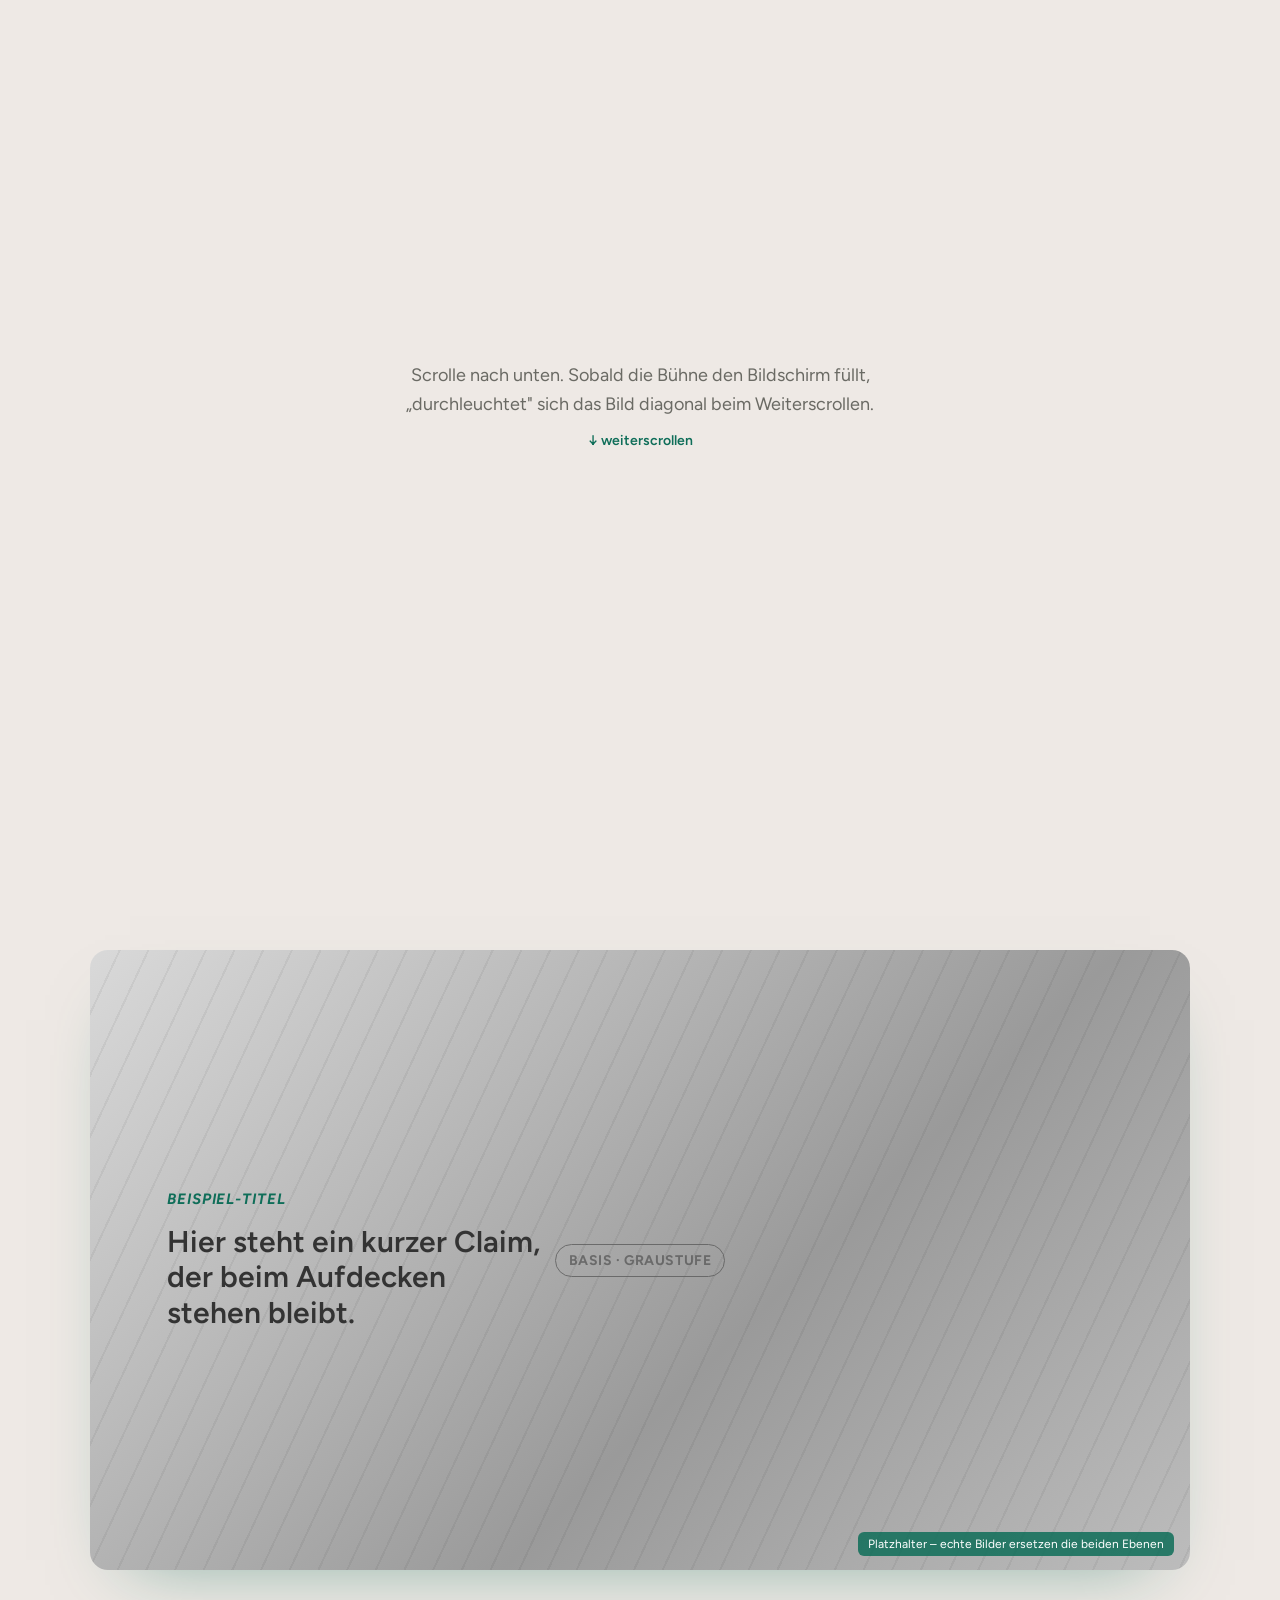
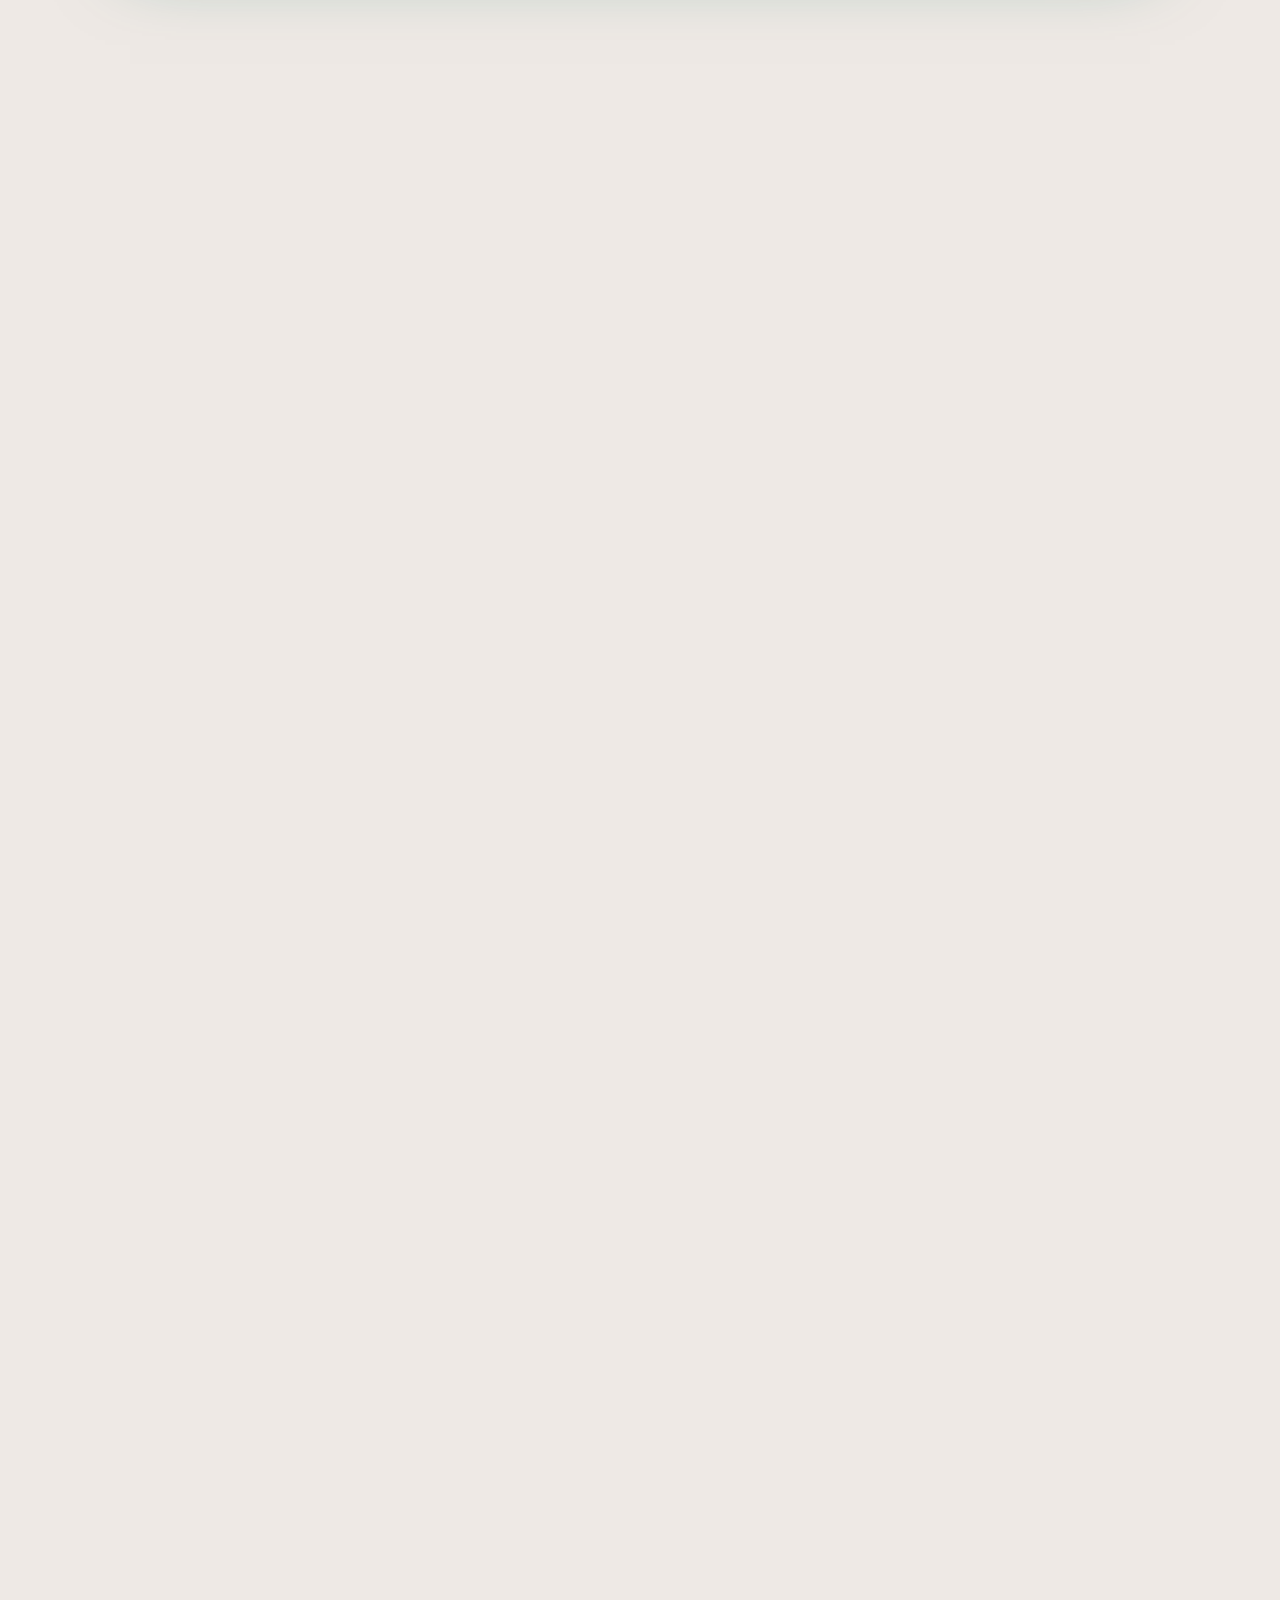
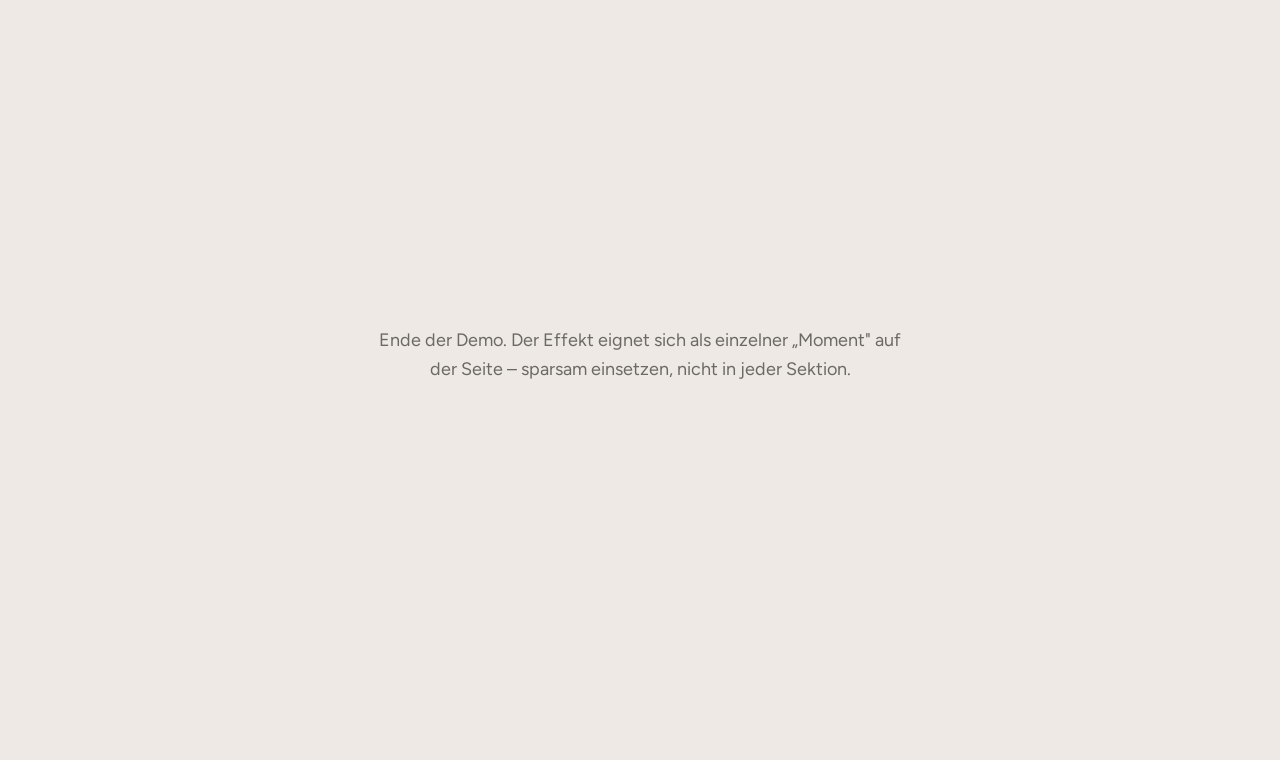
<file: files/effekt-demo-durchleuchten.html>
<!DOCTYPE html>
<html lang="de">
<head>
<meta charset="UTF-8">
<meta name="viewport" content="width=device-width, initial-scale=1.0">
<title>Demo · Scroll-Durchleucht-Effekt</title>
<link rel="preconnect" href="https://fonts.googleapis.com">
<link rel="preconnect" href="https://fonts.gstatic.com" crossorigin>
<link href="https://fonts.googleapis.com/css2?family=Figtree:ital,wght@0,400;0,500;0,600;0,700;1,600&display=swap" rel="stylesheet">
<style>
  :root{
    --green:#0f6e59; --sand:#c2ab8f; --cream:#eee9e5; --ink:#333333;
  }
  *{box-sizing:border-box;margin:0;padding:0}
  body{font-family:"Figtree",sans-serif;background:var(--cream);color:var(--ink)}
  .spacer{height:90vh;display:grid;place-items:center;text-align:center;padding:0 24px}
  .spacer p{max-width:46ch;color:#6a6a64;font-size:18px;line-height:1.6}
  .spacer .hint{margin-top:14px;font-size:14px;color:var(--green);font-weight:600}

  /* Bühne: hoch, damit Scroll-Weg für den Effekt da ist */
  .stage-wrap{height:260vh;position:relative}
  .stage{position:sticky;top:0;height:100vh;display:grid;place-items:center;overflow:hidden}

  .frame{
    position:relative;width:min(1100px,92vw);height:min(620px,78vh);
    border-radius:18px;overflow:hidden;background:var(--cream);
    box-shadow:0 30px 70px -40px rgba(15,110,89,.5);
  }

  /* Ebene 1: Basis (Graustufe) – Platzhalter aus Mustern */
  .layer{position:absolute;inset:0}
  .layer-base{
    background:
      repeating-linear-gradient(115deg, rgba(0,0,0,.05) 0 2px, transparent 2px 26px),
      linear-gradient(135deg,#d9d9d6,#9a9a96 60%,#bcbcb8);
    filter:grayscale(1);
    display:grid;place-items:center;
  }
  .layer-base .tag{color:#5c5c58}

  /* Ebene 2: Reveal (Markenfarbe) – wird per clip-path sichtbar */
  .layer-reveal{
    background:
      repeating-linear-gradient(115deg, rgba(255,255,255,.18) 0 2px, transparent 2px 26px),
      linear-gradient(135deg, #15937a, #0f6e59 55%, #0b4f41);
    display:grid;place-items:center;
    /* Start: nur ein dünner diagonaler Streifen sichtbar */
    clip-path: polygon(64% 0%, 66% 0%, 52% 100%, 50% 100%);
  }
  .layer-reveal .tag{color:#dff3ee}
  .tag{
    font-weight:700;letter-spacing:.04em;font-size:14px;text-transform:uppercase;
    border:1px solid currentColor;padding:7px 13px;border-radius:999px;opacity:.8;
  }

  /* Scan-Kante: gestrichelte + solide Linie, wandert mit */
  .scanline{
    position:absolute;top:50%;left:0;width:150%;height:0;
    border-top:2px solid var(--green);
    transform-origin:center;
    transform:translate(-25%,-50%) rotate(58deg);
    pointer-events:none;
  }
  .scanline::before{
    content:"";position:absolute;left:0;right:40%;top:-2px;height:0;
    border-top:2px dashed rgba(15,110,89,.6);
  }

  /* Text-Overlay wie im Original (Titel + Claim) */
  .overlay{position:absolute;left:7%;top:50%;transform:translateY(-50%);max-width:34%;z-index:3}
  .overlay h3{font-style:italic;color:var(--green);font-size:15px;letter-spacing:.06em;text-transform:uppercase;margin-bottom:16px}
  .overlay p{color:var(--ink);font-size:clamp(20px,2.4vw,30px);font-weight:600;line-height:1.18}

  .label{position:absolute;bottom:14px;right:16px;font-size:12px;color:#fff;background:rgba(15,110,89,.85);padding:5px 10px;border-radius:6px;z-index:4}

  @media (prefers-reduced-motion: reduce){
    .layer-reveal{clip-path:polygon(78% 0%, 100% 0%, 70% 100%, 44% 100%) !important}
  }
</style>
</head>
<body>

  <div class="spacer">
    <div>
      <p>Scrolle nach unten. Sobald die Bühne den Bildschirm füllt, „durchleuchtet" sich das Bild diagonal beim Weiterscrollen.</p>
      <div class="hint">↓ weiterscrollen</div>
    </div>
  </div>

  <div class="stage-wrap" id="wrap">
    <div class="stage">
      <div class="frame">
        <div class="layer layer-base"><span class="tag">Basis · Graustufe</span></div>
        <div class="layer layer-reveal" id="reveal"><span class="tag">Reveal · Markenfarbe</span></div>
        <div class="scanline" id="scan"></div>
        <div class="overlay">
          <h3>Beispiel-Titel</h3>
          <p>Hier steht ein kurzer Claim, der beim Aufdecken stehen bleibt.</p>
        </div>
        <div class="label">Platzhalter – echte Bilder ersetzen die beiden Ebenen</div>
      </div>
    </div>
  </div>

  <div class="spacer"><p>Ende der Demo. Der Effekt eignet sich als einzelner „Moment" auf der Seite – sparsam einsetzen, nicht in jeder Sektion.</p></div>

<script>
  const wrap = document.getElementById('wrap');
  const reveal = document.getElementById('reveal');
  const scan = document.getElementById('scan');

  function clamp(v,a,b){return Math.max(a,Math.min(b,v))}

  function update(){
    const r = wrap.getBoundingClientRect();
    const total = r.height - window.innerHeight;      // Scroll-Weg innerhalb der Bühne
    const p = clamp((-r.top) / total, 0, 1);          // 0..1 Fortschritt

    // Keil wächst mit p: oben schmaler, unten breiter (diagonal)
    const midTop = 65, midBot = 51;
    const halfTop = p * 26;   // halbe Breite oben
    const halfBot = p * 40;   // halbe Breite unten
    const x1 = midTop - halfTop, x2 = midTop + halfTop;
    const x3 = midBot + halfBot, x4 = midBot - halfBot;
    reveal.style.clipPath =
      `polygon(${x1}% 0%, ${x2}% 0%, ${x3}% 100%, ${x4}% 100%)`;

    // Scan-Kante wandert mit der vorderen (rechten) Keilkante
    const lead = (x2 + x3) / 2;          // grobe Mitte der führenden Kante
    scan.style.left = (lead - 75) + '%';
    scan.style.opacity = p > 0.02 && p < 0.99 ? 1 : 0;
  }

  if(!window.matchMedia('(prefers-reduced-motion: reduce)').matches){
    let ticking=false;
    window.addEventListener('scroll',()=>{
      if(!ticking){requestAnimationFrame(()=>{update();ticking=false});ticking=true}
    },{passive:true});
    window.addEventListener('resize',update);
    update();
  }
</script>
</body>
</html>
</file>
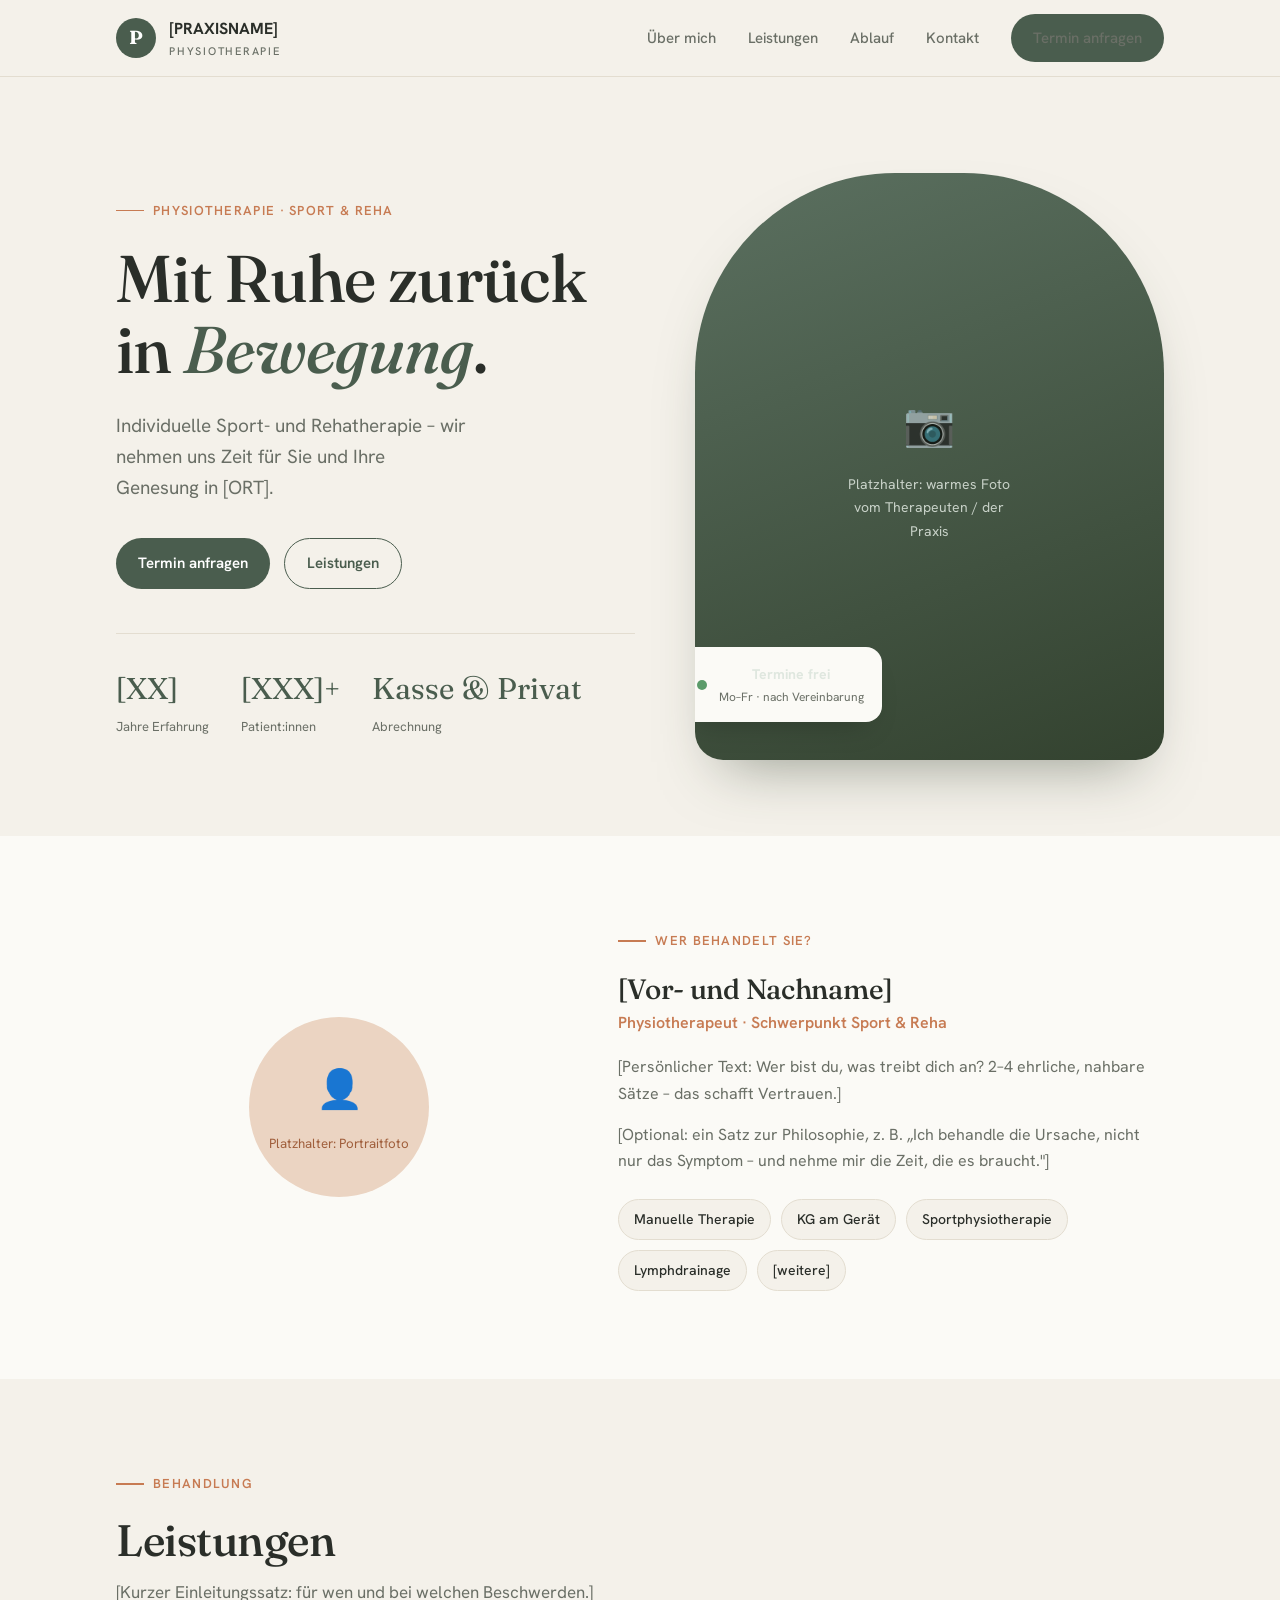
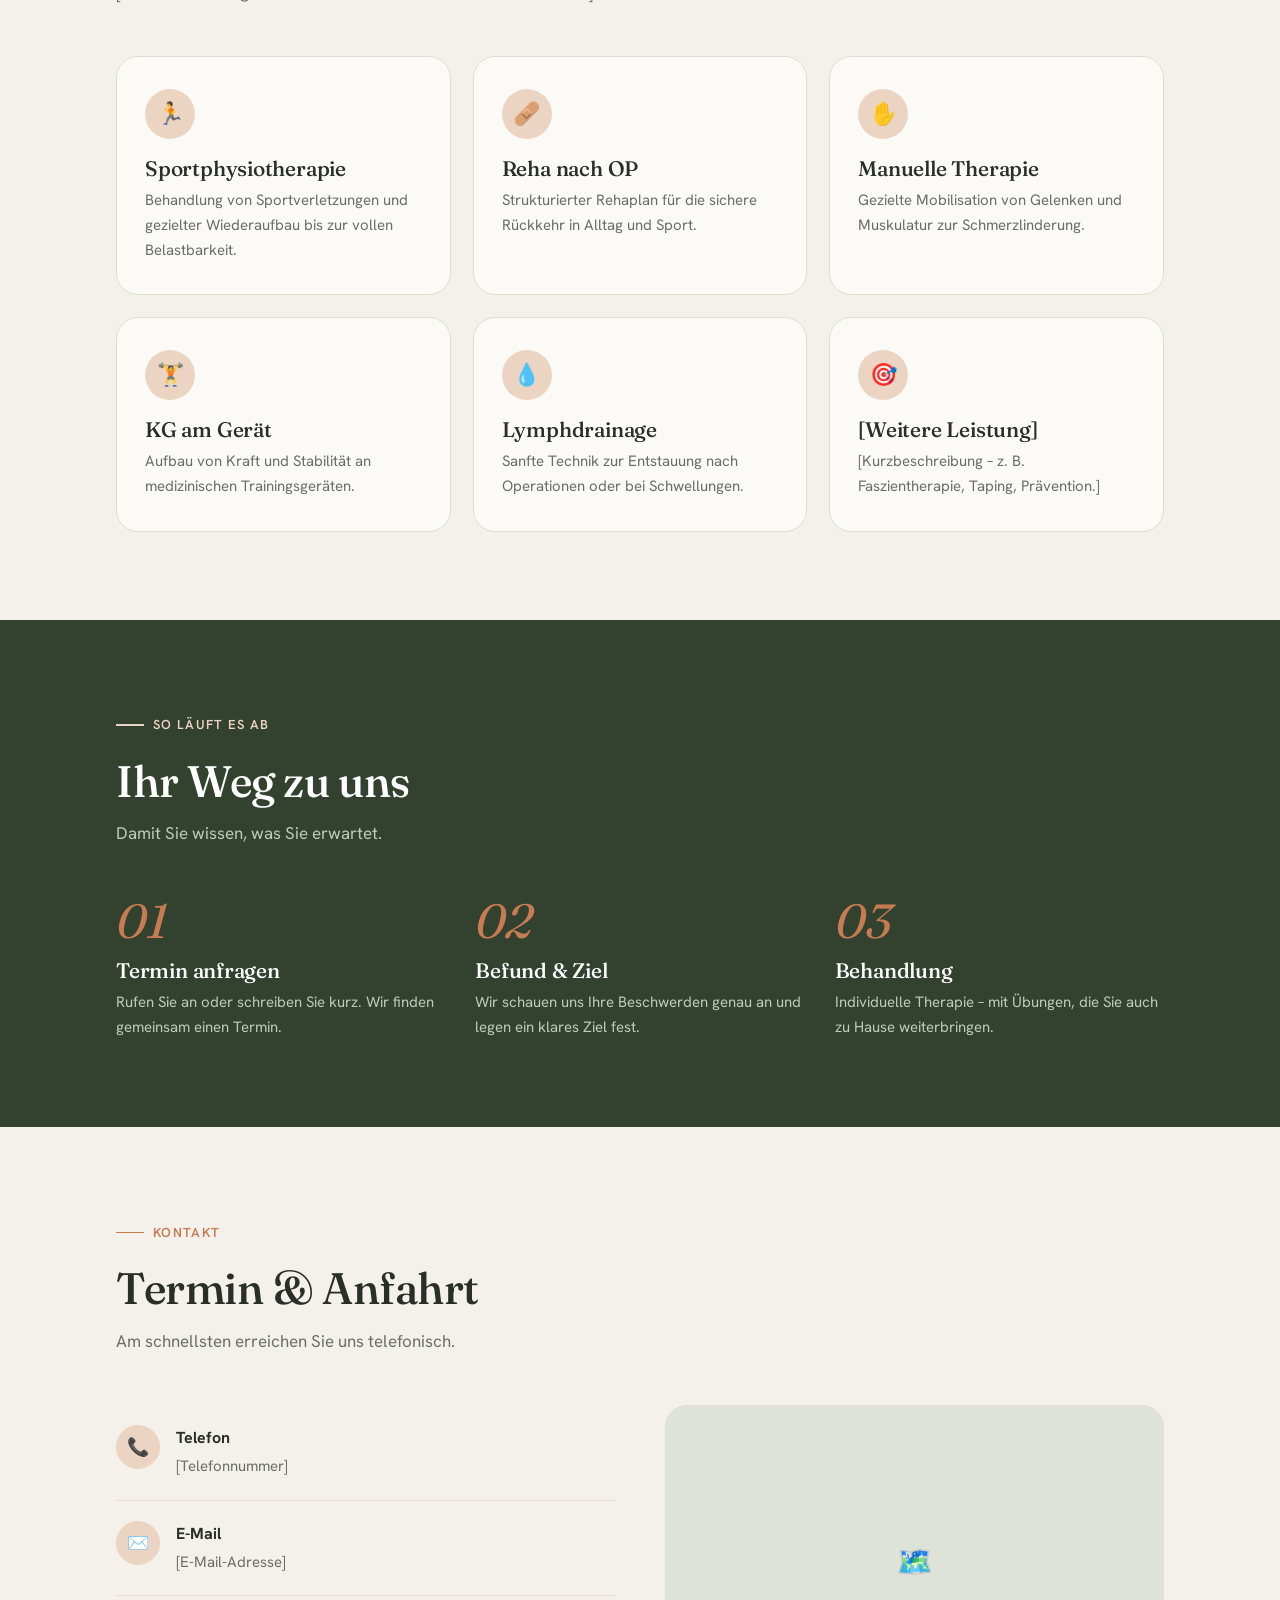
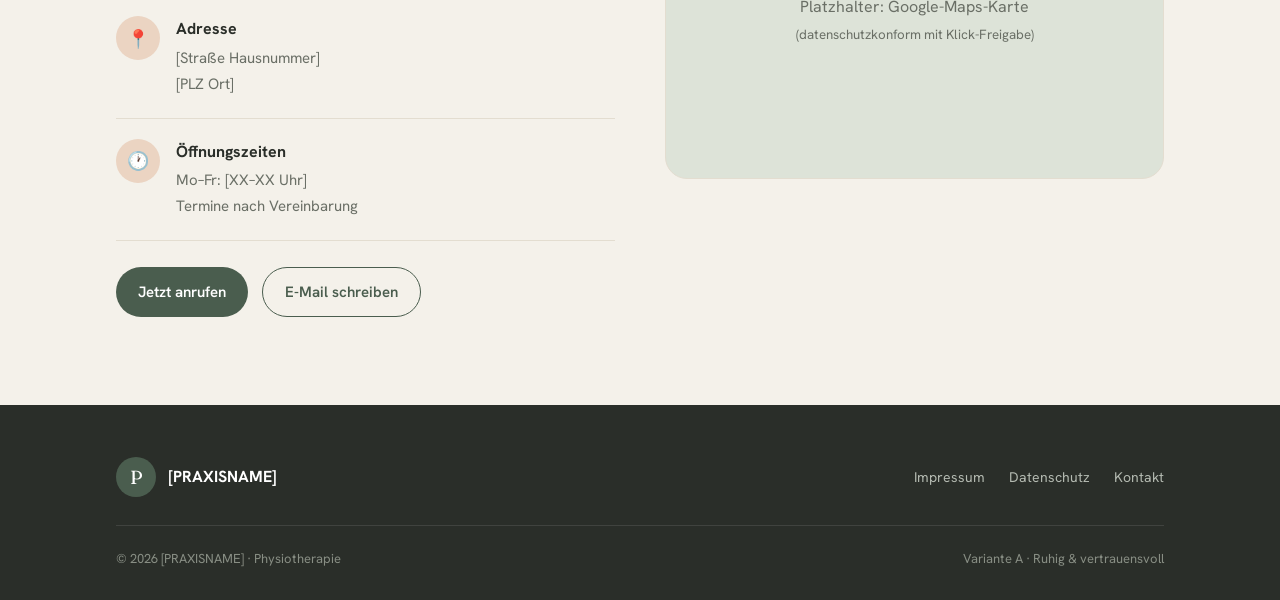
<file: files/variante-A-ruhig.html>
<!DOCTYPE html>
<html lang="de">
<head>
<meta charset="UTF-8">
<meta name="viewport" content="width=device-width, initial-scale=1.0">
<title>[PRAXISNAME] – Variante A · Ruhig &amp; vertrauensvoll</title>
<link rel="preconnect" href="https://fonts.googleapis.com">
<link rel="preconnect" href="https://fonts.gstatic.com" crossorigin>
<link href="https://fonts.googleapis.com/css2?family=Fraunces:ital,opsz,wght@0,9..144,400;0,9..144,500;0,9..144,600;1,9..144,400&family=Hanken+Grotesk:wght@400;500;600;700&display=swap" rel="stylesheet">
<style>
  :root{
    --bg:#F4F1EA; --surface:#FBFAF6; --ink:#2A2E29;
    --primary:#4A5D4E; --primary-deep:#33422F; --accent:#C77B53; --accent-soft:#EBD4C2;
    --muted:#6A6F66; --line:#E3DDD0; --maxw:1100px;
  }
  *{box-sizing:border-box;margin:0;padding:0}
  html{scroll-behavior:smooth}
  body{font-family:"Hanken Grotesk",sans-serif;background:var(--bg);color:var(--ink);line-height:1.65;-webkit-font-smoothing:antialiased}
  h1,h2,h3{font-family:"Fraunces",serif;font-weight:500;line-height:1.08;letter-spacing:-.01em}
  .wrap{max-width:var(--maxw);margin:0 auto;padding:0 26px}
  a{color:inherit;text-decoration:none}
  header{position:sticky;top:0;z-index:50;background:rgba(244,241,234,.85);backdrop-filter:blur(10px);border-bottom:1px solid var(--line)}
  .nav{display:flex;align-items:center;justify-content:space-between;height:76px}
  .brand{display:flex;align-items:center;gap:13px;font-weight:700}
  .logo-mark{width:40px;height:40px;border-radius:50%;background:var(--primary);color:#fff;display:grid;place-items:center;font-family:"Fraunces",serif;font-size:19px}
  .brand small{display:block;font-weight:500;font-size:11px;letter-spacing:.16em;text-transform:uppercase;color:var(--muted)}
  .nav-links{display:flex;gap:32px;align-items:center}
  .nav-links a{font-size:15px;color:var(--muted);font-weight:500;transition:color .2s}
  .nav-links a:hover{color:var(--ink)}
  .btn{display:inline-flex;align-items:center;gap:8px;background:var(--primary);color:#fff;padding:12px 22px;border-radius:999px;font-weight:600;font-size:15px;transition:transform .2s,background .2s}
  .btn:hover{background:var(--primary-deep);transform:translateY(-1px)}
  .btn-ghost{background:transparent;color:var(--primary);border:1px solid var(--primary)}
  .btn-ghost:hover{background:var(--primary);color:#fff}
  .menu-toggle{display:none;background:none;border:none;cursor:pointer;font-size:24px}
  .hero{padding:96px 0 76px}
  .hero-grid{display:grid;grid-template-columns:1.05fr .95fr;gap:60px;align-items:center}
  .eyebrow{display:inline-flex;align-items:center;gap:9px;font-size:13px;font-weight:600;letter-spacing:.1em;text-transform:uppercase;color:var(--accent);margin-bottom:22px}
  .eyebrow::before{content:"";width:28px;height:1.5px;background:var(--accent)}
  .hero h1{font-size:clamp(40px,5.4vw,66px);margin-bottom:24px}
  .hero h1 em{font-style:italic;color:var(--primary)}
  .hero p.lead{font-size:19px;color:var(--muted);max-width:32ch;margin-bottom:34px}
  .hero-cta{display:flex;gap:14px;flex-wrap:wrap}
  .hero-meta{display:flex;gap:32px;margin-top:44px;padding-top:30px;border-top:1px solid var(--line)}
  .hero-meta .num{font-family:"Fraunces",serif;font-size:30px;color:var(--primary);display:block}
  .hero-meta .lbl{font-size:13px;color:var(--muted)}
  .hero-photo{position:relative;aspect-ratio:4/5;border-radius:200px 200px 28px 28px;overflow:hidden;background:linear-gradient(160deg,#5b7060,#33422F);display:grid;place-items:center;color:#dfe7df;text-align:center;padding:26px;box-shadow:0 30px 60px -28px rgba(51,66,47,.5)}
  .hero-photo .ph-icon{font-size:42px;margin-bottom:14px;opacity:.7}
  .hero-photo .ph-note{font-size:14px;opacity:.85;max-width:22ch}
  .hero-badge{position:absolute;left:-16px;bottom:38px;background:var(--surface);border-radius:16px;padding:14px 18px;box-shadow:0 16px 30px -16px rgba(0,0,0,.25);display:flex;align-items:center;gap:12px}
  .hero-badge .dot{width:10px;height:10px;border-radius:50%;background:#5b9b6a}
  .hero-badge b{font-size:14px}.hero-badge span{font-size:12px;color:var(--muted);display:block}
  section{padding:88px 0}
  .sec-head{max-width:560px;margin-bottom:50px}
  .sec-head h2{font-size:clamp(30px,3.8vw,44px)}
  .sec-head p{color:var(--muted);margin-top:14px;font-size:17px}
  .about{background:var(--surface)}
  .about-grid{display:grid;grid-template-columns:.9fr 1.1fr;gap:56px;align-items:center}
  .about-photo{aspect-ratio:1/1;border-radius:50%;background:var(--accent-soft);display:grid;place-items:center;color:#a05f3c;text-align:center;padding:20px;max-width:380px;margin:0 auto}
  .about-photo .ph-icon{font-size:38px;margin-bottom:10px}
  .about-text h3{font-size:28px;margin-bottom:6px}
  .about-text .role{color:var(--accent);font-weight:600;margin-bottom:18px;display:block}
  .about-text p{color:var(--muted);margin-bottom:15px}
  .quali{display:flex;flex-wrap:wrap;gap:10px;margin-top:24px}
  .quali span{background:var(--bg);border:1px solid var(--line);padding:8px 15px;border-radius:999px;font-size:14px;font-weight:500}
  .cards{display:grid;grid-template-columns:repeat(3,1fr);gap:22px}
  .card{background:var(--surface);border:1px solid var(--line);border-radius:22px;padding:32px 28px;transition:transform .25s,box-shadow .25s}
  .card:hover{transform:translateY(-4px);box-shadow:0 20px 40px -24px rgba(51,66,47,.28)}
  .card .ic{width:50px;height:50px;border-radius:50%;background:var(--accent-soft);color:#a05f3c;display:grid;place-items:center;font-size:22px;margin-bottom:18px}
  .card h3{font-size:21px;margin-bottom:8px}
  .card p{color:var(--muted);font-size:15px}
  .steps{background:var(--primary-deep);color:#e8efe6}
  .steps .eyebrow{color:var(--accent-soft)}.steps .eyebrow::before{background:var(--accent-soft)}
  .steps h2{color:#fff}.steps .sec-head p{color:#bcccba}
  .step-grid{display:grid;grid-template-columns:repeat(3,1fr);gap:30px}
  .step .n{font-family:"Fraunces",serif;font-style:italic;font-size:48px;color:var(--accent);line-height:1}
  .step h3{color:#fff;font-size:21px;margin:14px 0 8px}.step p{color:#bcccba;font-size:15px}
  .contact-grid{display:grid;grid-template-columns:1fr 1fr;gap:50px;align-items:start}
  .info-row{display:flex;gap:16px;padding:20px 0;border-bottom:1px solid var(--line)}
  .info-row:last-child{border-bottom:none}
  .info-row .ic{width:44px;height:44px;flex:none;border-radius:50%;background:var(--accent-soft);color:#a05f3c;display:grid;place-items:center;font-size:18px}
  .info-row b{display:block;font-size:16px;margin-bottom:2px}
  .info-row span,.info-row a{color:var(--muted);font-size:15px}
  .info-row a:hover{color:var(--accent)}
  .map-box{aspect-ratio:4/3;border-radius:22px;overflow:hidden;border:1px solid var(--line);background:#dde3d8;display:grid;place-items:center;color:var(--muted);text-align:center;padding:20px}
  .contact-cta{margin-top:26px;display:flex;gap:14px;flex-wrap:wrap}
  footer{background:var(--ink);color:#b4bab1;padding:52px 0 30px}
  .foot-top{display:flex;justify-content:space-between;flex-wrap:wrap;gap:24px;align-items:center;padding-bottom:28px;border-bottom:1px solid rgba(255,255,255,.1)}
  .foot-brand{display:flex;align-items:center;gap:12px;color:#fff}
  .foot-links{display:flex;gap:24px;font-size:14px}.foot-links a:hover{color:#fff}
  .foot-bottom{padding-top:22px;font-size:13px;color:#888e84;display:flex;justify-content:space-between;flex-wrap:wrap;gap:10px}
  .reveal{opacity:0;transform:translateY(18px);transition:opacity .7s ease,transform .7s ease}
  .reveal.in{opacity:1;transform:none}
  @media(max-width:860px){.hero-grid,.about-grid,.contact-grid{grid-template-columns:1fr;gap:40px}.cards,.step-grid{grid-template-columns:1fr}.nav-links{display:none}.menu-toggle{display:block}.hero-photo{aspect-ratio:4/3;border-radius:120px 120px 24px 24px;max-width:420px}.hero{padding:60px 0}}
</style>
</head>
<body>
<header><div class="wrap nav">
  <a href="#top" class="brand"><span class="logo-mark">P</span><span>[PRAXISNAME]<small>Physiotherapie</small></span></a>
  <nav class="nav-links"><a href="#about">Über mich</a><a href="#leistungen">Leistungen</a><a href="#ablauf">Ablauf</a><a href="#kontakt">Kontakt</a><a href="#kontakt" class="btn">Termin anfragen</a></nav>
  <button class="menu-toggle">☰</button>
</div></header>

<a id="top"></a>
<section class="hero"><div class="wrap hero-grid">
  <div class="reveal">
    <span class="eyebrow">Physiotherapie · Sport &amp; Reha</span>
    <h1>Mit Ruhe zurück in <em>Bewegung</em>.</h1>
    <p class="lead">Individuelle Sport- und Rehatherapie – wir nehmen uns Zeit für Sie und Ihre Genesung in [ORT].</p>
    <div class="hero-cta"><a href="#kontakt" class="btn">Termin anfragen</a><a href="#leistungen" class="btn btn-ghost">Leistungen</a></div>
    <div class="hero-meta"><div><span class="num">[XX]</span><span class="lbl">Jahre Erfahrung</span></div><div><span class="num">[XXX]+</span><span class="lbl">Patient:innen</span></div><div><span class="num">Kasse &amp; Privat</span><span class="lbl">Abrechnung</span></div></div>
  </div>
  <div class="hero-photo reveal">
    <div><div class="ph-icon">📷</div><div class="ph-note">Platzhalter: warmes Foto vom Therapeuten / der Praxis</div></div>
    <div class="hero-badge"><span class="dot"></span><div><b>Termine frei</b><span>Mo–Fr · nach Vereinbarung</span></div></div>
  </div>
</div></section>

<section class="about" id="about"><div class="wrap about-grid">
  <div class="about-photo reveal"><div><div class="ph-icon">👤</div><small>Platzhalter: Portraitfoto</small></div></div>
  <div class="about-text reveal">
    <span class="eyebrow">Wer behandelt Sie?</span>
    <h3>[Vor- und Nachname]</h3>
    <span class="role">Physiotherapeut · Schwerpunkt Sport &amp; Reha</span>
    <p>[Persönlicher Text: Wer bist du, was treibt dich an? 2–4 ehrliche, nahbare Sätze – das schafft Vertrauen.]</p>
    <p>[Optional: ein Satz zur Philosophie, z. B. „Ich behandle die Ursache, nicht nur das Symptom – und nehme mir die Zeit, die es braucht."]</p>
    <div class="quali"><span>Manuelle Therapie</span><span>KG am Gerät</span><span>Sportphysiotherapie</span><span>Lymphdrainage</span><span>[weitere]</span></div>
  </div>
</div></section>

<section id="leistungen"><div class="wrap">
  <div class="sec-head reveal"><span class="eyebrow">Behandlung</span><h2>Leistungen</h2><p>[Kurzer Einleitungssatz: für wen und bei welchen Beschwerden.]</p></div>
  <div class="cards">
    <div class="card reveal"><div class="ic">🏃</div><h3>Sportphysiotherapie</h3><p>Behandlung von Sportverletzungen und gezielter Wiederaufbau bis zur vollen Belastbarkeit.</p></div>
    <div class="card reveal"><div class="ic">🩹</div><h3>Reha nach OP</h3><p>Strukturierter Rehaplan für die sichere Rückkehr in Alltag und Sport.</p></div>
    <div class="card reveal"><div class="ic">✋</div><h3>Manuelle Therapie</h3><p>Gezielte Mobilisation von Gelenken und Muskulatur zur Schmerzlinderung.</p></div>
    <div class="card reveal"><div class="ic">🏋️</div><h3>KG am Gerät</h3><p>Aufbau von Kraft und Stabilität an medizinischen Trainingsgeräten.</p></div>
    <div class="card reveal"><div class="ic">💧</div><h3>Lymphdrainage</h3><p>Sanfte Technik zur Entstauung nach Operationen oder bei Schwellungen.</p></div>
    <div class="card reveal"><div class="ic">🎯</div><h3>[Weitere Leistung]</h3><p>[Kurzbeschreibung – z. B. Faszientherapie, Taping, Prävention.]</p></div>
  </div>
</div></section>

<section class="steps" id="ablauf"><div class="wrap">
  <div class="sec-head reveal"><span class="eyebrow">So läuft es ab</span><h2>Ihr Weg zu uns</h2><p>Damit Sie wissen, was Sie erwartet.</p></div>
  <div class="step-grid">
    <div class="step reveal"><div class="n">01</div><h3>Termin anfragen</h3><p>Rufen Sie an oder schreiben Sie kurz. Wir finden gemeinsam einen Termin.</p></div>
    <div class="step reveal"><div class="n">02</div><h3>Befund &amp; Ziel</h3><p>Wir schauen uns Ihre Beschwerden genau an und legen ein klares Ziel fest.</p></div>
    <div class="step reveal"><div class="n">03</div><h3>Behandlung</h3><p>Individuelle Therapie – mit Übungen, die Sie auch zu Hause weiterbringen.</p></div>
  </div>
</div></section>

<section id="kontakt"><div class="wrap">
  <div class="sec-head reveal"><span class="eyebrow">Kontakt</span><h2>Termin &amp; Anfahrt</h2><p>Am schnellsten erreichen Sie uns telefonisch.</p></div>
  <div class="contact-grid">
    <div class="reveal">
      <div class="info-row"><div class="ic">📞</div><div><b>Telefon</b><a href="tel:[TELEFONNUMMER]">[Telefonnummer]</a></div></div>
      <div class="info-row"><div class="ic">✉️</div><div><b>E-Mail</b><a href="mailto:[EMAIL]">[E-Mail-Adresse]</a></div></div>
      <div class="info-row"><div class="ic">📍</div><div><b>Adresse</b><span>[Straße Hausnummer]<br>[PLZ Ort]</span></div></div>
      <div class="info-row"><div class="ic">🕐</div><div><b>Öffnungszeiten</b><span>Mo–Fr: [XX–XX Uhr]<br>Termine nach Vereinbarung</span></div></div>
      <div class="contact-cta"><a href="tel:[TELEFONNUMMER]" class="btn">Jetzt anrufen</a><a href="mailto:[EMAIL]" class="btn btn-ghost">E-Mail schreiben</a></div>
    </div>
    <div class="map-box reveal"><div><div style="font-size:30px;margin-bottom:8px">🗺️</div>Platzhalter: Google-Maps-Karte<br><small>(datenschutzkonform mit Klick-Freigabe)</small></div></div>
  </div>
</div></section>

<footer><div class="wrap">
  <div class="foot-top"><div class="foot-brand"><span class="logo-mark">P</span><strong>[PRAXISNAME]</strong></div><div class="foot-links"><a href="#impressum">Impressum</a><a href="#datenschutz">Datenschutz</a><a href="#kontakt">Kontakt</a></div></div>
  <div class="foot-bottom"><span>© <span id="yr"></span> [PRAXISNAME] · Physiotherapie</span><span>Variante A · Ruhig &amp; vertrauensvoll</span></div>
</div></footer>
<script>
  document.getElementById('yr').textContent=new Date().getFullYear();
  const io=new IntersectionObserver(es=>es.forEach(e=>{if(e.isIntersecting){e.target.classList.add('in');io.unobserve(e.target)}}),{threshold:.12});
  document.querySelectorAll('.reveal').forEach((el,i)=>{el.style.transitionDelay=(i%3*.08)+'s';io.observe(el)});
</script>
</body>
</html>
</file>
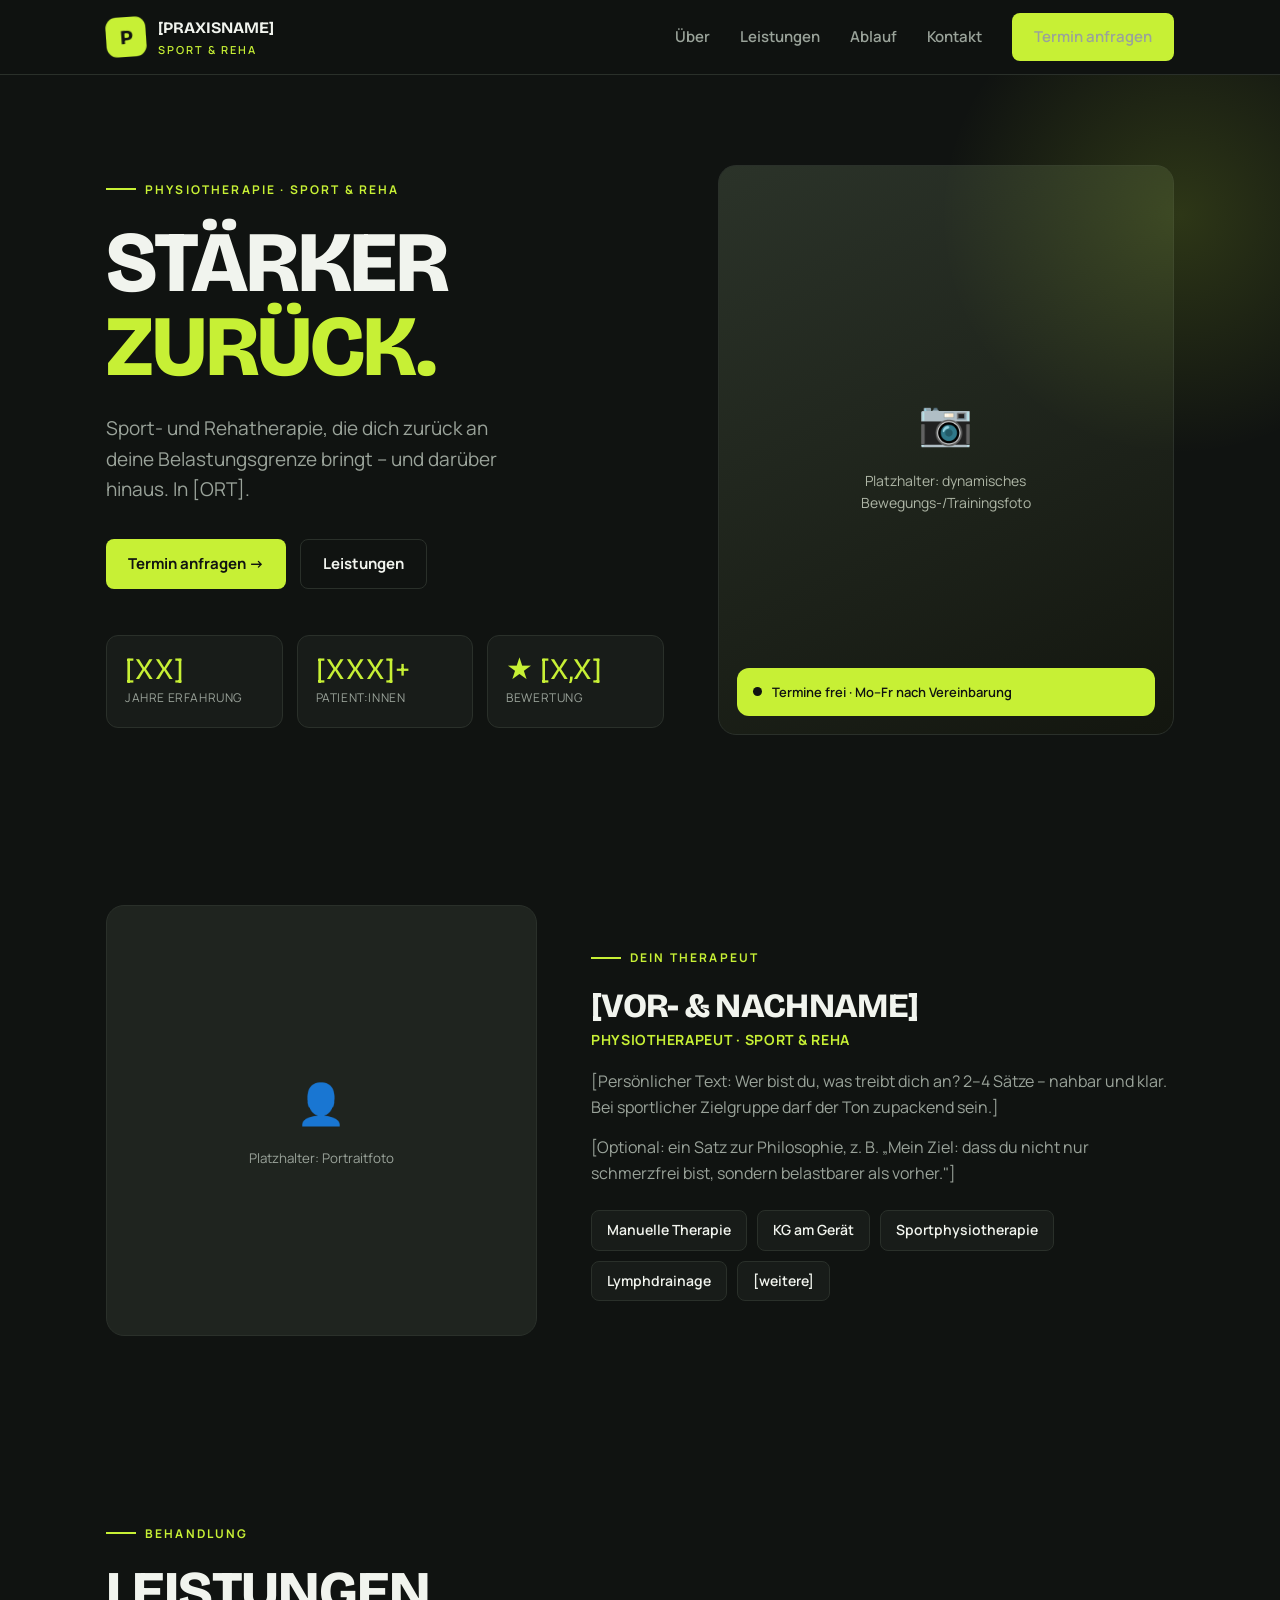
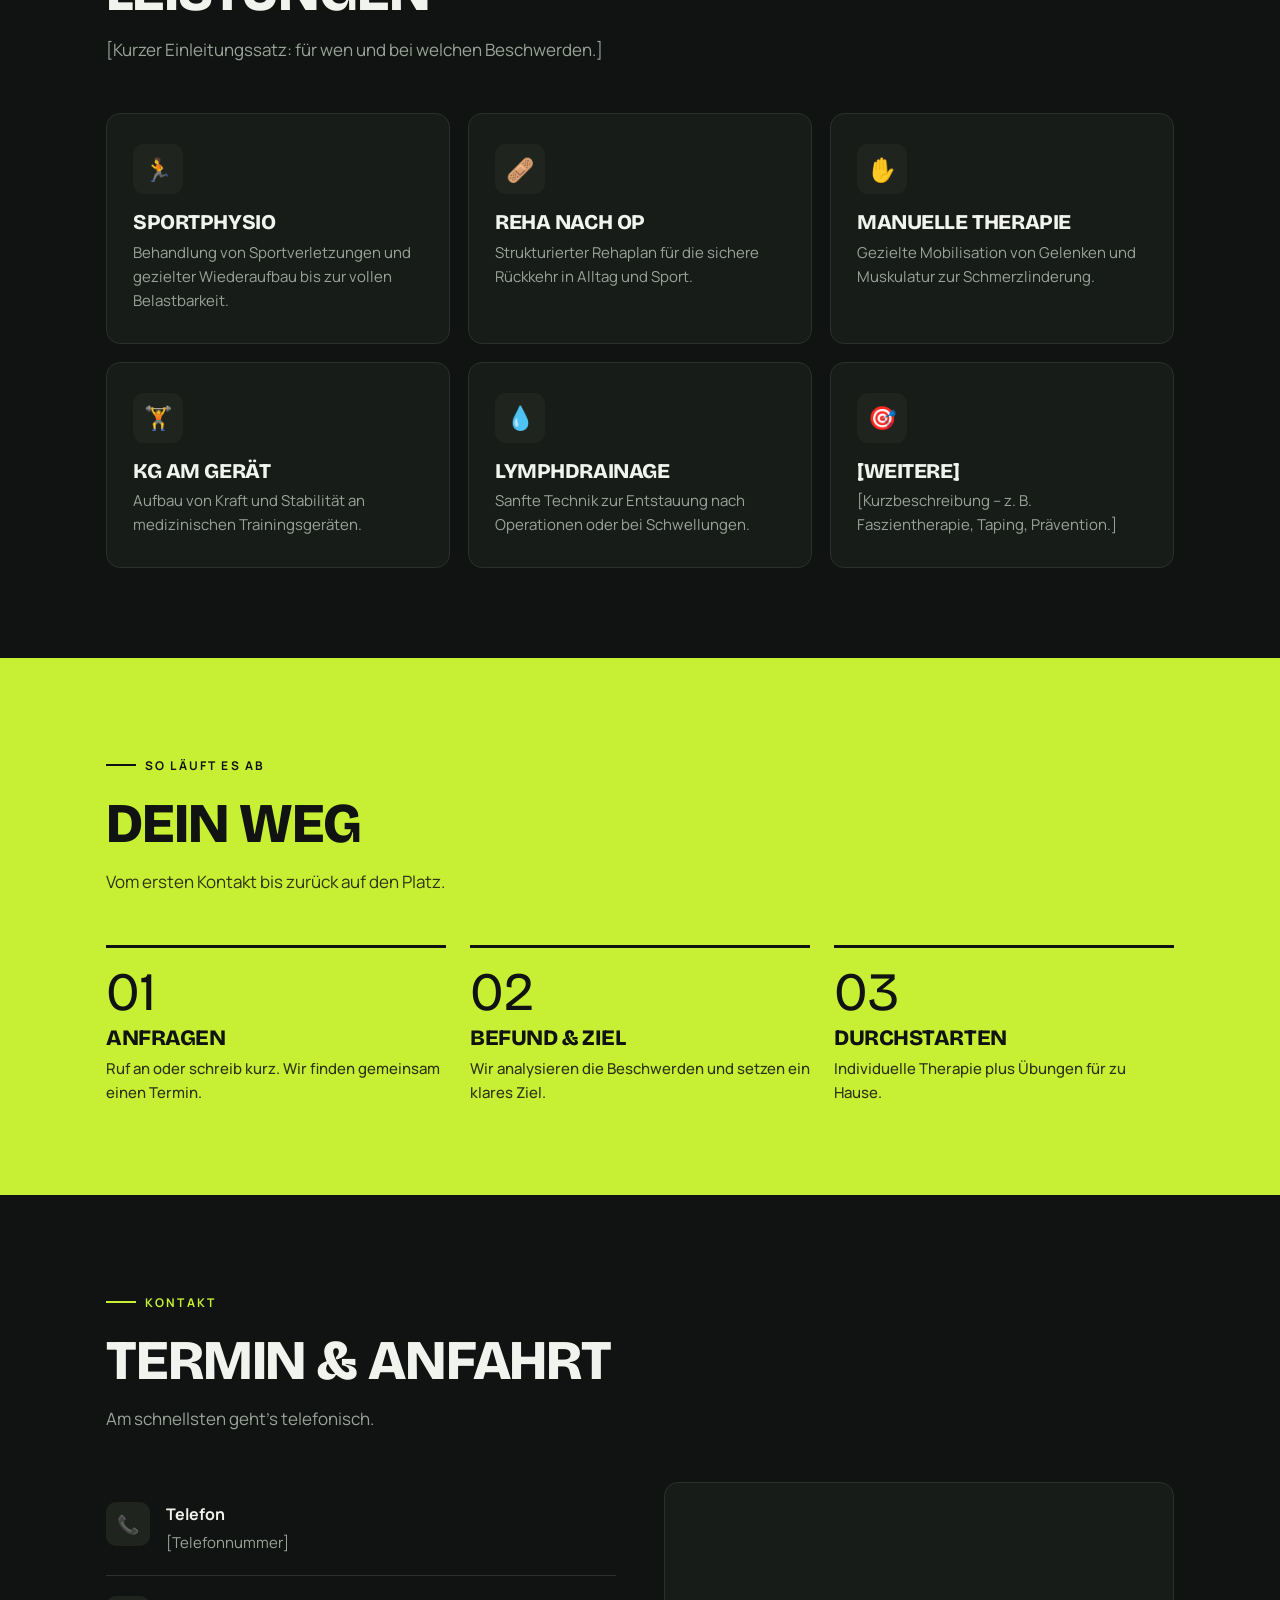
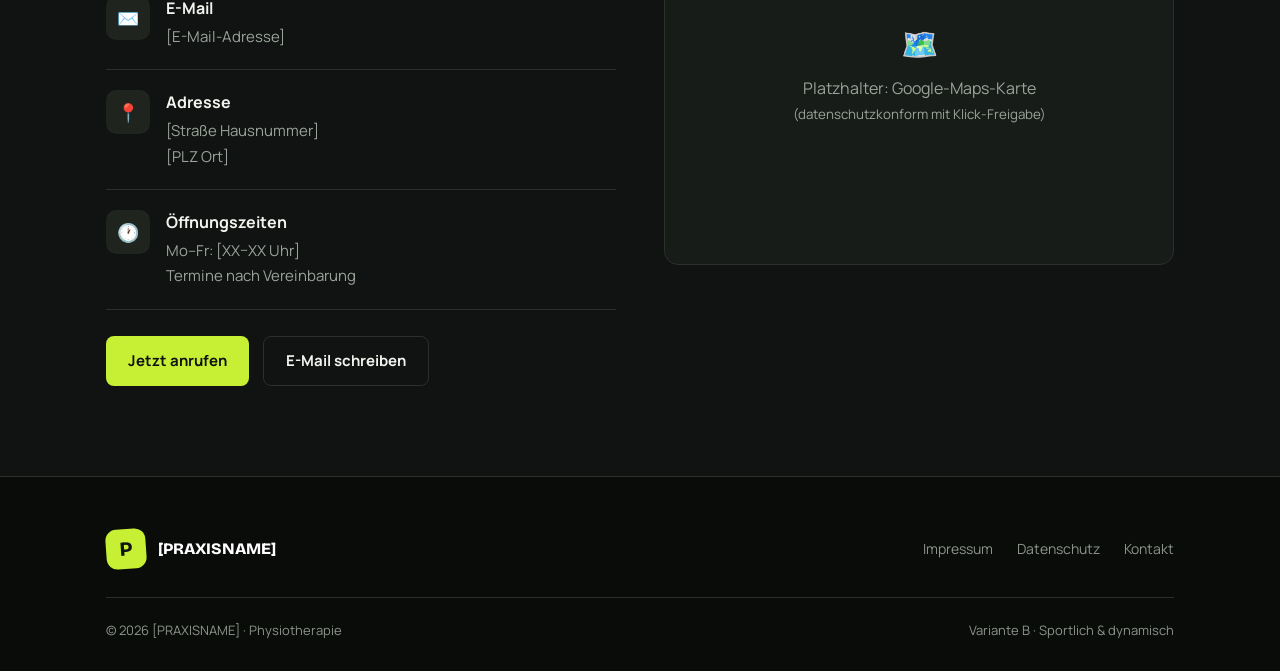
<file: files/variante-B-sportlich.html>
<!DOCTYPE html>
<html lang="de">
<head>
<meta charset="UTF-8">
<meta name="viewport" content="width=device-width, initial-scale=1.0">
<title>[PRAXISNAME] – Variante B · Sportlich &amp; dynamisch</title>
<link rel="preconnect" href="https://fonts.googleapis.com">
<link rel="preconnect" href="https://fonts.gstatic.com" crossorigin>
<link href="https://fonts.googleapis.com/css2?family=Bricolage+Grotesque:opsz,wght@12..96,500;12..96,700;12..96,800&family=Manrope:wght@400;500;600;700&display=swap" rel="stylesheet">
<style>
  :root{
    --bg:#101311; --surface:#181C19; --surface2:#1F241F; --ink:#F1F4EE;
    --accent:#C7F035; --accent-deep:#A6CC22; --muted:#9AA39A; --line:#2A302A; --maxw:1120px;
  }
  *{box-sizing:border-box;margin:0;padding:0}
  html{scroll-behavior:smooth}
  body{font-family:"Manrope",sans-serif;background:var(--bg);color:var(--ink);line-height:1.6;-webkit-font-smoothing:antialiased}
  h1,h2,h3{font-family:"Bricolage Grotesque",sans-serif;font-weight:800;line-height:.98;letter-spacing:-.02em}
  .wrap{max-width:var(--maxw);margin:0 auto;padding:0 26px}
  a{color:inherit;text-decoration:none}
  header{position:sticky;top:0;z-index:50;background:rgba(16,19,17,.8);backdrop-filter:blur(12px);border-bottom:1px solid var(--line)}
  .nav{display:flex;align-items:center;justify-content:space-between;height:74px}
  .brand{display:flex;align-items:center;gap:12px;font-weight:700;font-family:"Bricolage Grotesque",sans-serif}
  .logo-mark{width:40px;height:40px;border-radius:11px;background:var(--accent);color:#101311;display:grid;place-items:center;font-size:20px;font-weight:800;transform:rotate(-4deg)}
  .brand small{display:block;font-weight:600;font-size:11px;letter-spacing:.18em;text-transform:uppercase;color:var(--accent);font-family:"Manrope",sans-serif}
  .nav-links{display:flex;gap:30px;align-items:center}
  .nav-links a{font-size:15px;color:var(--muted);font-weight:600;transition:color .2s}
  .nav-links a:hover{color:var(--ink)}
  .btn{display:inline-flex;align-items:center;gap:8px;background:var(--accent);color:#101311;padding:12px 22px;border-radius:8px;font-weight:700;font-size:15px;transition:transform .15s,background .2s;font-family:"Manrope",sans-serif}
  .btn:hover{background:var(--accent-deep);transform:translateY(-2px)}
  .btn-ghost{background:transparent;color:var(--ink);border:1.5px solid var(--line)}
  .btn-ghost:hover{border-color:var(--accent);color:var(--accent)}
  .menu-toggle{display:none;background:none;border:none;cursor:pointer;font-size:24px;color:var(--ink)}
  .hero{padding:90px 0 80px;position:relative;overflow:hidden}
  .hero::after{content:"";position:absolute;right:-160px;top:-120px;width:520px;height:520px;background:radial-gradient(circle,rgba(199,240,53,.16),transparent 65%);pointer-events:none}
  .hero-grid{display:grid;grid-template-columns:1.1fr .9fr;gap:54px;align-items:center;position:relative}
  .eyebrow{display:inline-flex;align-items:center;gap:9px;font-size:12px;font-weight:700;letter-spacing:.18em;text-transform:uppercase;color:var(--accent);margin-bottom:22px}
  .eyebrow::before{content:"";width:30px;height:2px;background:var(--accent)}
  .hero h1{font-size:clamp(46px,7vw,86px);text-transform:uppercase;margin-bottom:24px}
  .hero h1 span{color:var(--accent)}
  .hero p.lead{font-size:19px;color:var(--muted);max-width:34ch;margin-bottom:34px}
  .hero-cta{display:flex;gap:14px;flex-wrap:wrap}
  .hero-meta{display:flex;gap:14px;margin-top:46px}
  .hero-meta .m{flex:1;background:var(--surface);border:1px solid var(--line);border-radius:12px;padding:18px}
  .hero-meta .num{font-family:"Bricolage Grotesque",sans-serif;font-size:30px;color:var(--accent);display:block;line-height:1}
  .hero-meta .lbl{font-size:12px;color:var(--muted);margin-top:6px;text-transform:uppercase;letter-spacing:.05em}
  .hero-photo{position:relative;aspect-ratio:4/5;border-radius:18px;overflow:hidden;background:linear-gradient(155deg,#2b3329,#13160f);border:1px solid var(--line);display:grid;place-items:center;color:#aeb6a6;text-align:center;padding:26px}
  .hero-photo .ph-icon{font-size:44px;margin-bottom:14px}
  .hero-photo .ph-note{font-size:14px;max-width:22ch}
  .hero-badge{position:absolute;left:18px;bottom:18px;right:18px;background:var(--accent);color:#101311;border-radius:12px;padding:14px 16px;display:flex;align-items:center;gap:10px;font-weight:700}
  .hero-badge .pulse{width:9px;height:9px;border-radius:50%;background:#101311}
  .hero-badge span{font-weight:600;font-size:13px}
  section{padding:90px 0}
  .sec-head{max-width:620px;margin-bottom:50px}
  .sec-head h2{font-size:clamp(34px,5vw,56px);text-transform:uppercase}
  .sec-head p{color:var(--muted);margin-top:16px;font-size:17px}
  .about-grid{display:grid;grid-template-columns:.85fr 1.15fr;gap:54px;align-items:center}
  .about-photo{aspect-ratio:1/1;border-radius:18px;background:var(--surface2);border:1px solid var(--line);display:grid;place-items:center;color:var(--accent);text-align:center;padding:20px}
  .about-photo .ph-icon{font-size:40px;margin-bottom:10px}.about-photo small{color:var(--muted)}
  .about-text h3{font-size:34px;text-transform:uppercase;margin-bottom:6px}
  .about-text .role{color:var(--accent);font-weight:700;margin-bottom:18px;display:block;text-transform:uppercase;font-size:14px;letter-spacing:.05em}
  .about-text p{color:var(--muted);margin-bottom:15px}
  .quali{display:flex;flex-wrap:wrap;gap:10px;margin-top:24px}
  .quali span{background:var(--surface);border:1px solid var(--line);padding:8px 15px;border-radius:8px;font-size:14px;font-weight:600}
  .cards{display:grid;grid-template-columns:repeat(3,1fr);gap:18px}
  .card{background:var(--surface);border:1px solid var(--line);border-radius:14px;padding:30px 26px;transition:transform .2s,border-color .2s}
  .card:hover{transform:translateY(-5px);border-color:var(--accent)}
  .card .ic{width:50px;height:50px;border-radius:11px;background:var(--surface2);color:var(--accent);display:grid;place-items:center;font-size:23px;margin-bottom:18px}
  .card h3{font-size:21px;margin-bottom:8px;text-transform:uppercase}
  .card p{color:var(--muted);font-size:15px}
  .steps{background:var(--accent);color:#101311}
  .steps .eyebrow{color:#101311}.steps .eyebrow::before{background:#101311}
  .steps h2{color:#101311}.steps .sec-head p{color:#2c3414}
  .step-grid{display:grid;grid-template-columns:repeat(3,1fr);gap:24px}
  .step{border-top:3px solid #101311;padding-top:18px}
  .step .n{font-family:"Bricolage Grotesque",sans-serif;font-size:54px;line-height:1}
  .step h3{font-size:22px;margin:8px 0;text-transform:uppercase}
  .step p{color:#2c3414;font-size:15px;font-weight:500}
  .contact-grid{display:grid;grid-template-columns:1fr 1fr;gap:48px;align-items:start}
  .info-row{display:flex;gap:16px;padding:20px 0;border-bottom:1px solid var(--line)}
  .info-row:last-child{border-bottom:none}
  .info-row .ic{width:44px;height:44px;flex:none;border-radius:10px;background:var(--surface2);color:var(--accent);display:grid;place-items:center;font-size:18px}
  .info-row b{display:block;font-size:16px;margin-bottom:2px}
  .info-row span,.info-row a{color:var(--muted);font-size:15px}
  .info-row a:hover{color:var(--accent)}
  .map-box{aspect-ratio:4/3;border-radius:14px;overflow:hidden;border:1px solid var(--line);background:var(--surface);display:grid;place-items:center;color:var(--muted);text-align:center;padding:20px}
  .contact-cta{margin-top:26px;display:flex;gap:14px;flex-wrap:wrap}
  footer{background:#0A0C0A;color:#8b948a;padding:52px 0 30px;border-top:1px solid var(--line)}
  .foot-top{display:flex;justify-content:space-between;flex-wrap:wrap;gap:24px;align-items:center;padding-bottom:28px;border-bottom:1px solid var(--line)}
  .foot-brand{display:flex;align-items:center;gap:12px;color:#fff;font-family:"Bricolage Grotesque",sans-serif;font-weight:800}
  .foot-links{display:flex;gap:24px;font-size:14px}.foot-links a:hover{color:var(--accent)}
  .foot-bottom{padding-top:22px;font-size:13px;display:flex;justify-content:space-between;flex-wrap:wrap;gap:10px}
  .reveal{opacity:0;transform:translateY(20px);transition:opacity .6s ease,transform .6s ease}
  .reveal.in{opacity:1;transform:none}
  @media(max-width:860px){.hero-grid,.about-grid,.contact-grid{grid-template-columns:1fr;gap:40px}.cards,.step-grid{grid-template-columns:1fr}.nav-links{display:none}.menu-toggle{display:block}.hero-photo{aspect-ratio:4/3;max-width:440px}.hero{padding:56px 0}}
</style>
</head>
<body>
<header><div class="wrap nav">
  <a href="#top" class="brand"><span class="logo-mark">P</span><span>[PRAXISNAME]<small>Sport &amp; Reha</small></span></a>
  <nav class="nav-links"><a href="#about">Über</a><a href="#leistungen">Leistungen</a><a href="#ablauf">Ablauf</a><a href="#kontakt">Kontakt</a><a href="#kontakt" class="btn">Termin anfragen</a></nav>
  <button class="menu-toggle">☰</button>
</div></header>

<a id="top"></a>
<section class="hero"><div class="wrap hero-grid">
  <div class="reveal">
    <span class="eyebrow">Physiotherapie · Sport &amp; Reha</span>
    <h1>Stärker<br><span>zurück.</span></h1>
    <p class="lead">Sport- und Rehatherapie, die dich zurück an deine Belastungsgrenze bringt – und darüber hinaus. In [ORT].</p>
    <div class="hero-cta"><a href="#kontakt" class="btn">Termin anfragen →</a><a href="#leistungen" class="btn btn-ghost">Leistungen</a></div>
    <div class="hero-meta">
      <div class="m"><span class="num">[XX]</span><span class="lbl">Jahre Erfahrung</span></div>
      <div class="m"><span class="num">[XXX]+</span><span class="lbl">Patient:innen</span></div>
      <div class="m"><span class="num">★ [X,X]</span><span class="lbl">Bewertung</span></div>
    </div>
  </div>
  <div class="hero-photo reveal">
    <div><div class="ph-icon">📷</div><div class="ph-note">Platzhalter: dynamisches Bewegungs-/Trainingsfoto</div></div>
    <div class="hero-badge"><span class="pulse"></span><span>Termine frei · Mo–Fr nach Vereinbarung</span></div>
  </div>
</div></section>

<section id="about"><div class="wrap about-grid">
  <div class="about-photo reveal"><div><div class="ph-icon">👤</div><small>Platzhalter: Portraitfoto</small></div></div>
  <div class="about-text reveal">
    <span class="eyebrow">Dein Therapeut</span>
    <h3>[Vor- &amp; Nachname]</h3>
    <span class="role">Physiotherapeut · Sport &amp; Reha</span>
    <p>[Persönlicher Text: Wer bist du, was treibt dich an? 2–4 Sätze – nahbar und klar. Bei sportlicher Zielgruppe darf der Ton zupackend sein.]</p>
    <p>[Optional: ein Satz zur Philosophie, z. B. „Mein Ziel: dass du nicht nur schmerzfrei bist, sondern belastbarer als vorher."]</p>
    <div class="quali"><span>Manuelle Therapie</span><span>KG am Gerät</span><span>Sportphysiotherapie</span><span>Lymphdrainage</span><span>[weitere]</span></div>
  </div>
</div></section>

<section id="leistungen"><div class="wrap">
  <div class="sec-head reveal"><span class="eyebrow">Behandlung</span><h2>Leistungen</h2><p>[Kurzer Einleitungssatz: für wen und bei welchen Beschwerden.]</p></div>
  <div class="cards">
    <div class="card reveal"><div class="ic">🏃</div><h3>Sportphysio</h3><p>Behandlung von Sportverletzungen und gezielter Wiederaufbau bis zur vollen Belastbarkeit.</p></div>
    <div class="card reveal"><div class="ic">🩹</div><h3>Reha nach OP</h3><p>Strukturierter Rehaplan für die sichere Rückkehr in Alltag und Sport.</p></div>
    <div class="card reveal"><div class="ic">✋</div><h3>Manuelle Therapie</h3><p>Gezielte Mobilisation von Gelenken und Muskulatur zur Schmerzlinderung.</p></div>
    <div class="card reveal"><div class="ic">🏋️</div><h3>KG am Gerät</h3><p>Aufbau von Kraft und Stabilität an medizinischen Trainingsgeräten.</p></div>
    <div class="card reveal"><div class="ic">💧</div><h3>Lymphdrainage</h3><p>Sanfte Technik zur Entstauung nach Operationen oder bei Schwellungen.</p></div>
    <div class="card reveal"><div class="ic">🎯</div><h3>[Weitere]</h3><p>[Kurzbeschreibung – z. B. Faszientherapie, Taping, Prävention.]</p></div>
  </div>
</div></section>

<section class="steps" id="ablauf"><div class="wrap">
  <div class="sec-head reveal"><span class="eyebrow">So läuft es ab</span><h2>Dein Weg</h2><p>Vom ersten Kontakt bis zurück auf den Platz.</p></div>
  <div class="step-grid">
    <div class="step reveal"><div class="n">01</div><h3>Anfragen</h3><p>Ruf an oder schreib kurz. Wir finden gemeinsam einen Termin.</p></div>
    <div class="step reveal"><div class="n">02</div><h3>Befund &amp; Ziel</h3><p>Wir analysieren die Beschwerden und setzen ein klares Ziel.</p></div>
    <div class="step reveal"><div class="n">03</div><h3>Durchstarten</h3><p>Individuelle Therapie plus Übungen für zu Hause.</p></div>
  </div>
</div></section>

<section id="kontakt"><div class="wrap">
  <div class="sec-head reveal"><span class="eyebrow">Kontakt</span><h2>Termin &amp; Anfahrt</h2><p>Am schnellsten geht's telefonisch.</p></div>
  <div class="contact-grid">
    <div class="reveal">
      <div class="info-row"><div class="ic">📞</div><div><b>Telefon</b><a href="tel:[TELEFONNUMMER]">[Telefonnummer]</a></div></div>
      <div class="info-row"><div class="ic">✉️</div><div><b>E-Mail</b><a href="mailto:[EMAIL]">[E-Mail-Adresse]</a></div></div>
      <div class="info-row"><div class="ic">📍</div><div><b>Adresse</b><span>[Straße Hausnummer]<br>[PLZ Ort]</span></div></div>
      <div class="info-row"><div class="ic">🕐</div><div><b>Öffnungszeiten</b><span>Mo–Fr: [XX–XX Uhr]<br>Termine nach Vereinbarung</span></div></div>
      <div class="contact-cta"><a href="tel:[TELEFONNUMMER]" class="btn">Jetzt anrufen</a><a href="mailto:[EMAIL]" class="btn btn-ghost">E-Mail schreiben</a></div>
    </div>
    <div class="map-box reveal"><div><div style="font-size:30px;margin-bottom:8px">🗺️</div>Platzhalter: Google-Maps-Karte<br><small>(datenschutzkonform mit Klick-Freigabe)</small></div></div>
  </div>
</div></section>

<footer><div class="wrap">
  <div class="foot-top"><div class="foot-brand"><span class="logo-mark">P</span><span>[PRAXISNAME]</span></div><div class="foot-links"><a href="#impressum">Impressum</a><a href="#datenschutz">Datenschutz</a><a href="#kontakt">Kontakt</a></div></div>
  <div class="foot-bottom"><span>© <span id="yr"></span> [PRAXISNAME] · Physiotherapie</span><span>Variante B · Sportlich &amp; dynamisch</span></div>
</div></footer>
<script>
  document.getElementById('yr').textContent=new Date().getFullYear();
  const io=new IntersectionObserver(es=>es.forEach(e=>{if(e.isIntersecting){e.target.classList.add('in');io.unobserve(e.target)}}),{threshold:.12});
  document.querySelectorAll('.reveal').forEach((el,i)=>{el.style.transitionDelay=(i%3*.08)+'s';io.observe(el)});
</script>
</body>
</html>
</file>
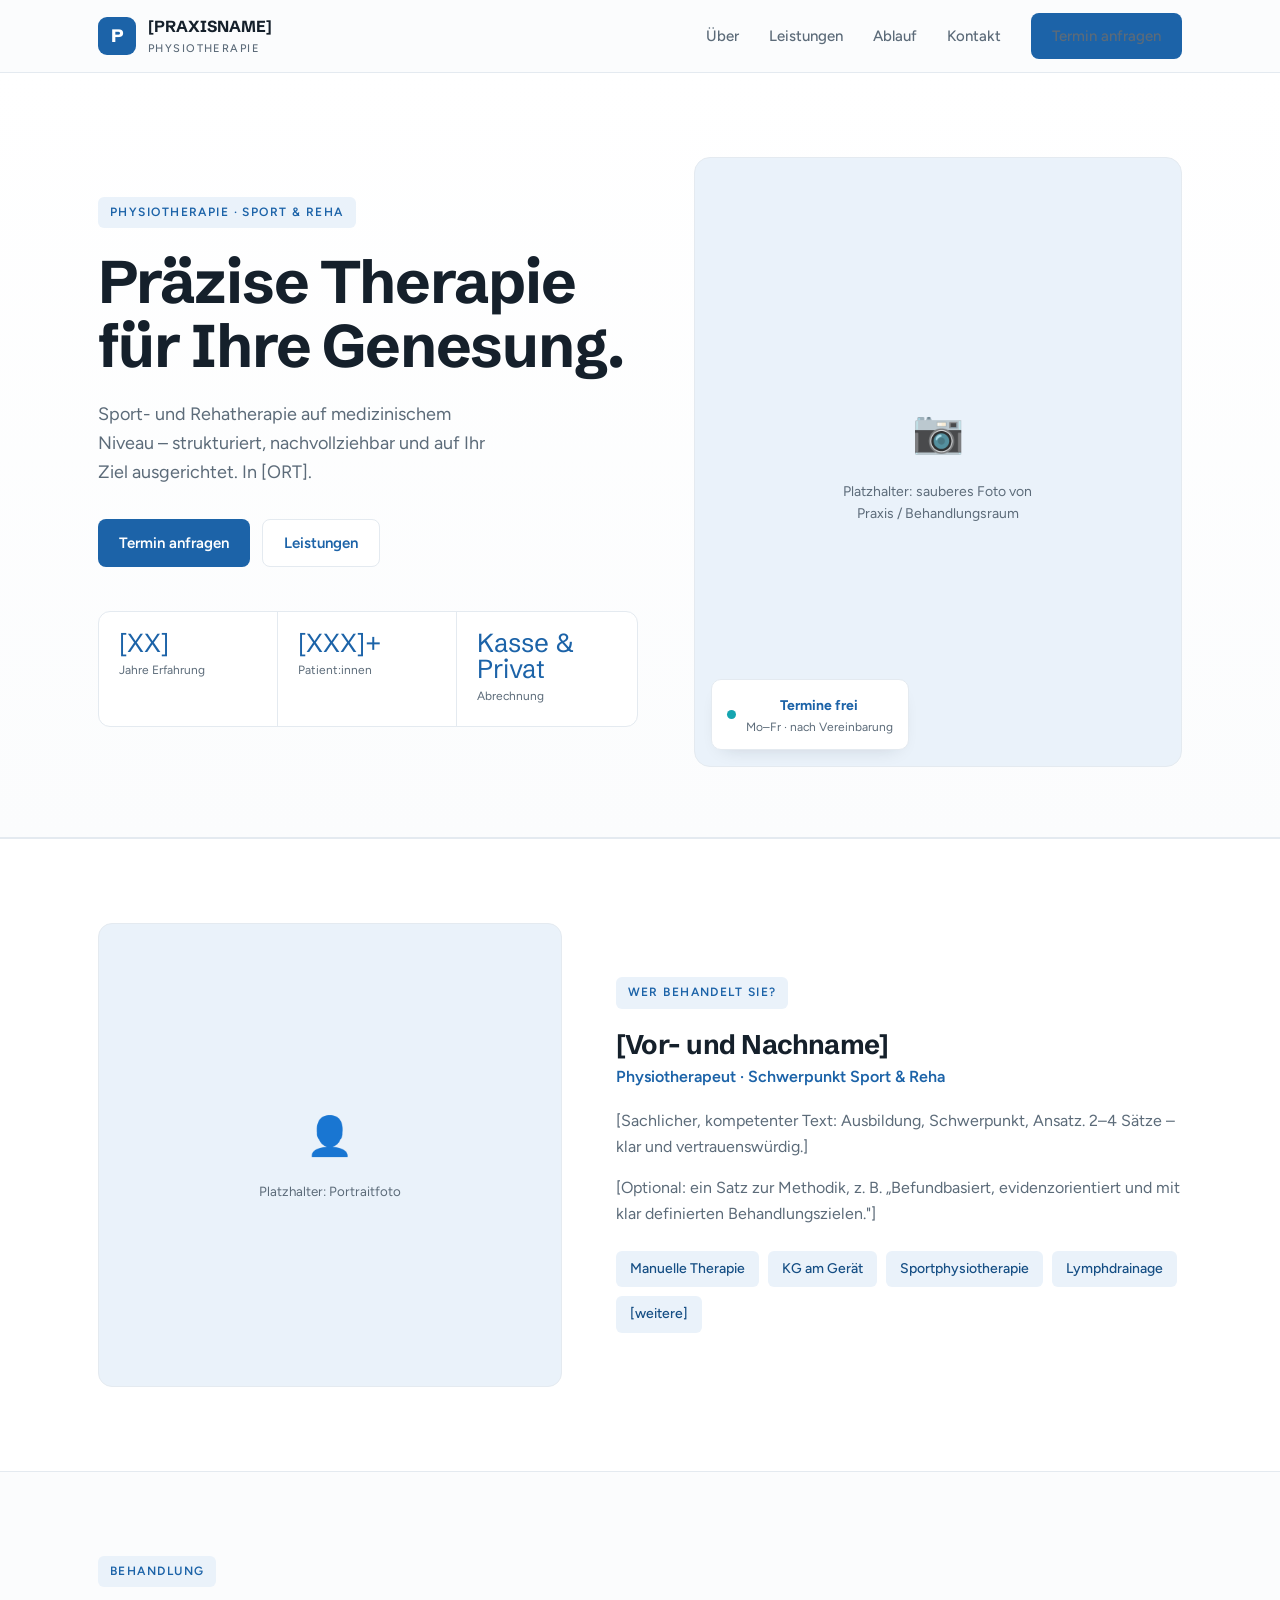
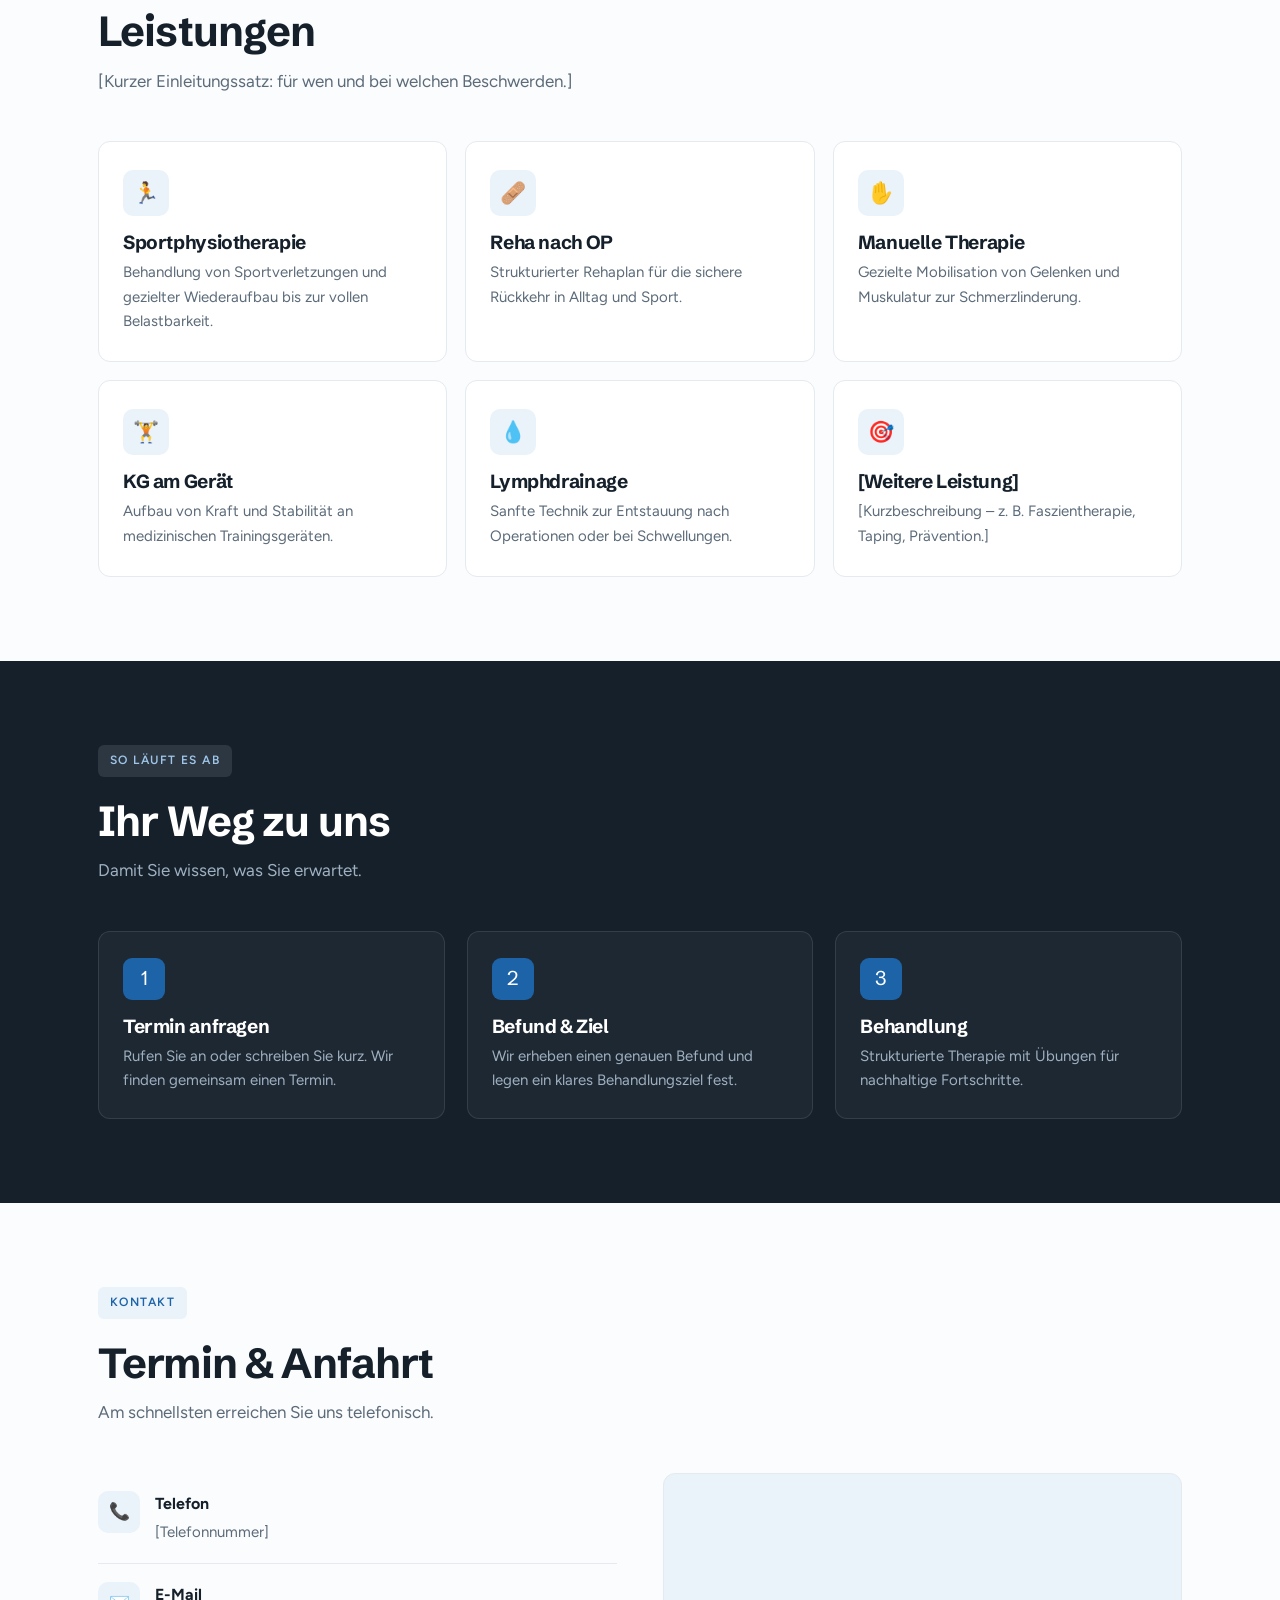
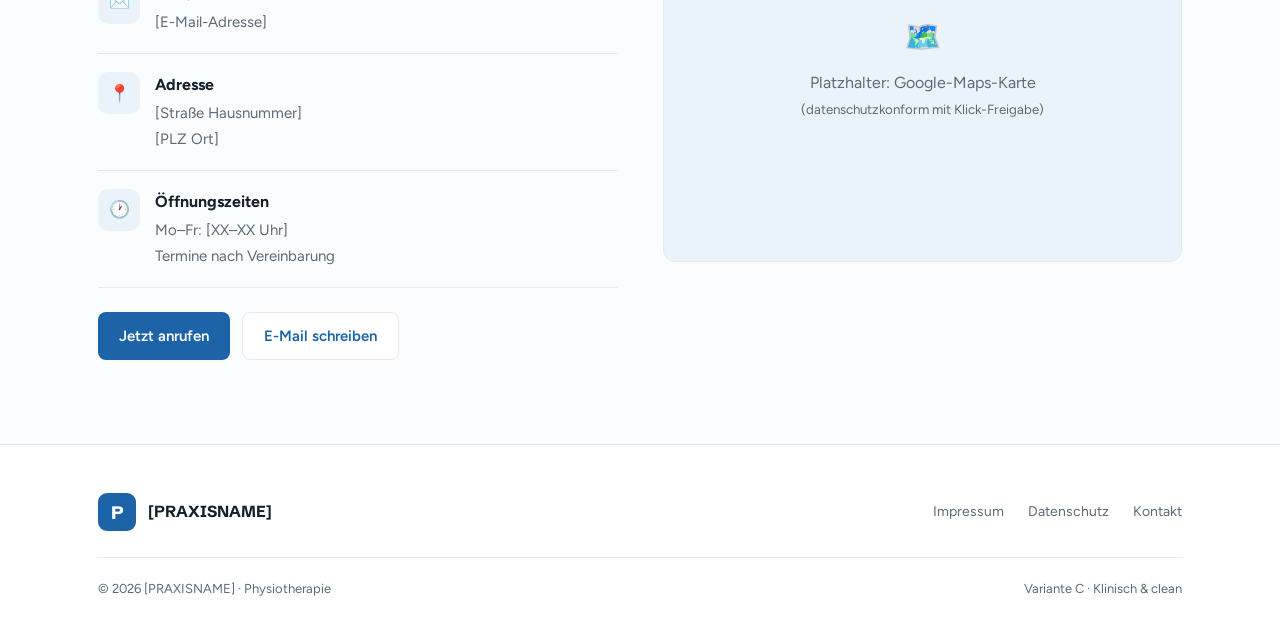
<file: files/variante-C-clean.html>
<!DOCTYPE html>
<html lang="de">
<head>
<meta charset="UTF-8">
<meta name="viewport" content="width=device-width, initial-scale=1.0">
<title>[PRAXISNAME] – Variante C · Klinisch &amp; clean</title>
<link rel="preconnect" href="https://fonts.googleapis.com">
<link rel="preconnect" href="https://fonts.gstatic.com" crossorigin>
<link href="https://fonts.googleapis.com/css2?family=Figtree:wght@400;500;600&family=Schibsted+Grotesk:wght@500;600;700;800&display=swap" rel="stylesheet">
<style>
  :root{
    --bg:#FBFCFD; --surface:#FFFFFF; --ink:#15202B; --primary:#1C63A8; --primary-deep:#154E84;
    --accent:#15A5B0; --tint:#EAF2FA; --muted:#5C6B79; --line:#E4EAF0; --maxw:1140px;
  }
  *{box-sizing:border-box;margin:0;padding:0}
  html{scroll-behavior:smooth}
  body{font-family:"Figtree",sans-serif;background:var(--bg);color:var(--ink);line-height:1.62;-webkit-font-smoothing:antialiased}
  h1,h2,h3{font-family:"Schibsted Grotesk",sans-serif;font-weight:700;line-height:1.06;letter-spacing:-.02em}
  .wrap{max-width:var(--maxw);margin:0 auto;padding:0 28px}
  a{color:inherit;text-decoration:none}
  header{position:sticky;top:0;z-index:50;background:rgba(251,252,253,.88);backdrop-filter:blur(12px);border-bottom:1px solid var(--line)}
  .nav{display:flex;align-items:center;justify-content:space-between;height:72px}
  .brand{display:flex;align-items:center;gap:12px;font-weight:700;font-family:"Schibsted Grotesk",sans-serif}
  .logo-mark{width:38px;height:38px;border-radius:9px;background:var(--primary);color:#fff;display:grid;place-items:center;font-size:18px;font-weight:800}
  .brand small{display:block;font-weight:500;font-size:11px;letter-spacing:.13em;text-transform:uppercase;color:var(--muted);font-family:"Figtree",sans-serif}
  .nav-links{display:flex;gap:30px;align-items:center}
  .nav-links a{font-size:15px;color:var(--muted);font-weight:500;transition:color .2s}
  .nav-links a:hover{color:var(--primary)}
  .btn{display:inline-flex;align-items:center;gap:8px;background:var(--primary);color:#fff;padding:11px 21px;border-radius:8px;font-weight:600;font-size:15px;transition:transform .2s,background .2s}
  .btn:hover{background:var(--primary-deep);transform:translateY(-1px)}
  .btn-ghost{background:#fff;color:var(--primary);border:1px solid var(--line)}
  .btn-ghost:hover{border-color:var(--primary)}
  .menu-toggle{display:none;background:none;border:none;cursor:pointer;font-size:24px;color:var(--ink)}
  .hero{padding:84px 0 70px;border-bottom:1px solid var(--line);background:linear-gradient(180deg,#fff,var(--bg))}
  .hero-grid{display:grid;grid-template-columns:1.05fr .95fr;gap:56px;align-items:center}
  .eyebrow{display:inline-flex;align-items:center;gap:8px;font-size:12px;font-weight:600;letter-spacing:.12em;text-transform:uppercase;color:var(--primary);background:var(--tint);padding:6px 12px;border-radius:6px;margin-bottom:22px}
  .hero h1{font-size:clamp(38px,5vw,60px);margin-bottom:22px}
  .hero p.lead{font-size:18px;color:var(--muted);max-width:34ch;margin-bottom:32px}
  .hero-cta{display:flex;gap:12px;flex-wrap:wrap}
  .hero-meta{display:grid;grid-template-columns:repeat(3,1fr);gap:0;margin-top:44px;border:1px solid var(--line);border-radius:12px;overflow:hidden;background:#fff}
  .hero-meta .m{padding:18px 20px;border-right:1px solid var(--line)}
  .hero-meta .m:last-child{border-right:none}
  .hero-meta .num{font-family:"Schibsted Grotesk",sans-serif;font-size:26px;color:var(--primary);display:block;line-height:1}
  .hero-meta .lbl{font-size:12px;color:var(--muted);margin-top:5px}
  .hero-photo{position:relative;aspect-ratio:4/5;border-radius:16px;overflow:hidden;background:var(--tint);border:1px solid var(--line);display:grid;place-items:center;color:var(--primary);text-align:center;padding:26px}
  .hero-photo .ph-icon{font-size:42px;margin-bottom:14px;opacity:.8}
  .hero-photo .ph-note{font-size:14px;color:var(--muted);max-width:22ch}
  .hero-badge{position:absolute;left:16px;bottom:16px;background:#fff;border:1px solid var(--line);border-radius:10px;padding:12px 15px;display:flex;align-items:center;gap:10px;box-shadow:0 8px 20px -12px rgba(21,32,43,.2)}
  .hero-badge .dot{width:9px;height:9px;border-radius:50%;background:var(--accent)}
  .hero-badge b{font-size:14px}.hero-badge span{font-size:12px;color:var(--muted);display:block}
  section{padding:84px 0}
  .sec-head{max-width:560px;margin-bottom:46px}
  .sec-head h2{font-size:clamp(28px,3.6vw,42px)}
  .sec-head p{color:var(--muted);margin-top:14px;font-size:17px}
  .about{background:#fff;border-top:1px solid var(--line);border-bottom:1px solid var(--line)}
  .about-grid{display:grid;grid-template-columns:.9fr 1.1fr;gap:54px;align-items:center}
  .about-photo{aspect-ratio:1/1;border-radius:14px;background:var(--tint);border:1px solid var(--line);display:grid;place-items:center;color:var(--primary);text-align:center;padding:20px}
  .about-photo .ph-icon{font-size:38px;margin-bottom:10px}.about-photo small{color:var(--muted)}
  .about-text h3{font-size:27px;margin-bottom:5px}
  .about-text .role{color:var(--primary);font-weight:600;margin-bottom:18px;display:block}
  .about-text p{color:var(--muted);margin-bottom:15px}
  .quali{display:flex;flex-wrap:wrap;gap:9px;margin-top:24px}
  .quali span{background:var(--tint);color:var(--primary-deep);padding:7px 14px;border-radius:6px;font-size:14px;font-weight:500}
  .cards{display:grid;grid-template-columns:repeat(3,1fr);gap:18px}
  .card{background:#fff;border:1px solid var(--line);border-radius:12px;padding:28px 24px;transition:box-shadow .2s,transform .2s}
  .card:hover{box-shadow:0 16px 34px -22px rgba(28,99,168,.35);transform:translateY(-3px)}
  .card .ic{width:46px;height:46px;border-radius:10px;background:var(--tint);color:var(--primary);display:grid;place-items:center;font-size:21px;margin-bottom:16px}
  .card h3{font-size:19px;margin-bottom:8px}
  .card p{color:var(--muted);font-size:15px}
  .steps{background:var(--ink);color:#dbe4ec}
  .steps .eyebrow{background:rgba(255,255,255,.1);color:#9fc6ea}
  .steps h2{color:#fff}.steps .sec-head p{color:#9fb0c0}
  .step-grid{display:grid;grid-template-columns:repeat(3,1fr);gap:22px}
  .step{background:rgba(255,255,255,.04);border:1px solid rgba(255,255,255,.1);border-radius:12px;padding:26px 24px}
  .step .n{font-family:"Schibsted Grotesk",sans-serif;font-size:20px;width:42px;height:42px;border-radius:9px;background:var(--primary);color:#fff;display:grid;place-items:center;margin-bottom:16px}
  .step h3{color:#fff;font-size:19px;margin-bottom:8px}.step p{color:#9fb0c0;font-size:15px}
  .contact-grid{display:grid;grid-template-columns:1fr 1fr;gap:46px;align-items:start}
  .info-row{display:flex;gap:15px;padding:18px 0;border-bottom:1px solid var(--line)}
  .info-row:last-child{border-bottom:none}
  .info-row .ic{width:42px;height:42px;flex:none;border-radius:10px;background:var(--tint);color:var(--primary);display:grid;place-items:center;font-size:17px}
  .info-row b{display:block;font-size:16px;margin-bottom:2px}
  .info-row span,.info-row a{color:var(--muted);font-size:15px}
  .info-row a:hover{color:var(--primary)}
  .map-box{aspect-ratio:4/3;border-radius:12px;overflow:hidden;border:1px solid var(--line);background:var(--tint);display:grid;place-items:center;color:var(--muted);text-align:center;padding:20px}
  .contact-cta{margin-top:24px;display:flex;gap:12px;flex-wrap:wrap}
  footer{background:#fff;border-top:1px solid var(--line);color:var(--muted);padding:48px 0 28px}
  .foot-top{display:flex;justify-content:space-between;flex-wrap:wrap;gap:24px;align-items:center;padding-bottom:26px;border-bottom:1px solid var(--line)}
  .foot-brand{display:flex;align-items:center;gap:12px;color:var(--ink);font-family:"Schibsted Grotesk",sans-serif;font-weight:700}
  .foot-links{display:flex;gap:24px;font-size:14px}.foot-links a:hover{color:var(--primary)}
  .foot-bottom{padding-top:20px;font-size:13px;display:flex;justify-content:space-between;flex-wrap:wrap;gap:10px}
  .reveal{opacity:0;transform:translateY(16px);transition:opacity .6s ease,transform .6s ease}
  .reveal.in{opacity:1;transform:none}
  @media(max-width:860px){.hero-grid,.about-grid,.contact-grid{grid-template-columns:1fr;gap:38px}.cards,.step-grid{grid-template-columns:1fr}.nav-links{display:none}.menu-toggle{display:block}.hero-photo{aspect-ratio:4/3;max-width:430px}.hero{padding:54px 0}}
</style>
</head>
<body>
<header><div class="wrap nav">
  <a href="#top" class="brand"><span class="logo-mark">P</span><span>[PRAXISNAME]<small>Physiotherapie</small></span></a>
  <nav class="nav-links"><a href="#about">Über</a><a href="#leistungen">Leistungen</a><a href="#ablauf">Ablauf</a><a href="#kontakt">Kontakt</a><a href="#kontakt" class="btn">Termin anfragen</a></nav>
  <button class="menu-toggle">☰</button>
</div></header>

<a id="top"></a>
<section class="hero"><div class="wrap hero-grid">
  <div class="reveal">
    <span class="eyebrow">Physiotherapie · Sport &amp; Reha</span>
    <h1>Präzise Therapie für Ihre Genesung.</h1>
    <p class="lead">Sport- und Rehatherapie auf medizinischem Niveau – strukturiert, nachvollziehbar und auf Ihr Ziel ausgerichtet. In [ORT].</p>
    <div class="hero-cta"><a href="#kontakt" class="btn">Termin anfragen</a><a href="#leistungen" class="btn btn-ghost">Leistungen</a></div>
    <div class="hero-meta">
      <div class="m"><span class="num">[XX]</span><span class="lbl">Jahre Erfahrung</span></div>
      <div class="m"><span class="num">[XXX]+</span><span class="lbl">Patient:innen</span></div>
      <div class="m"><span class="num">Kasse &amp; Privat</span><span class="lbl">Abrechnung</span></div>
    </div>
  </div>
  <div class="hero-photo reveal">
    <div><div class="ph-icon">📷</div><div class="ph-note">Platzhalter: sauberes Foto von Praxis / Behandlungsraum</div></div>
    <div class="hero-badge"><span class="dot"></span><div><b>Termine frei</b><span>Mo–Fr · nach Vereinbarung</span></div></div>
  </div>
</div></section>

<section class="about" id="about"><div class="wrap about-grid">
  <div class="about-photo reveal"><div><div class="ph-icon">👤</div><small>Platzhalter: Portraitfoto</small></div></div>
  <div class="about-text reveal">
    <span class="eyebrow">Wer behandelt Sie?</span>
    <h3>[Vor- und Nachname]</h3>
    <span class="role">Physiotherapeut · Schwerpunkt Sport &amp; Reha</span>
    <p>[Sachlicher, kompetenter Text: Ausbildung, Schwerpunkt, Ansatz. 2–4 Sätze – klar und vertrauenswürdig.]</p>
    <p>[Optional: ein Satz zur Methodik, z. B. „Befundbasiert, evidenzorientiert und mit klar definierten Behandlungszielen."]</p>
    <div class="quali"><span>Manuelle Therapie</span><span>KG am Gerät</span><span>Sportphysiotherapie</span><span>Lymphdrainage</span><span>[weitere]</span></div>
  </div>
</div></section>

<section id="leistungen"><div class="wrap">
  <div class="sec-head reveal"><span class="eyebrow">Behandlung</span><h2>Leistungen</h2><p>[Kurzer Einleitungssatz: für wen und bei welchen Beschwerden.]</p></div>
  <div class="cards">
    <div class="card reveal"><div class="ic">🏃</div><h3>Sportphysiotherapie</h3><p>Behandlung von Sportverletzungen und gezielter Wiederaufbau bis zur vollen Belastbarkeit.</p></div>
    <div class="card reveal"><div class="ic">🩹</div><h3>Reha nach OP</h3><p>Strukturierter Rehaplan für die sichere Rückkehr in Alltag und Sport.</p></div>
    <div class="card reveal"><div class="ic">✋</div><h3>Manuelle Therapie</h3><p>Gezielte Mobilisation von Gelenken und Muskulatur zur Schmerzlinderung.</p></div>
    <div class="card reveal"><div class="ic">🏋️</div><h3>KG am Gerät</h3><p>Aufbau von Kraft und Stabilität an medizinischen Trainingsgeräten.</p></div>
    <div class="card reveal"><div class="ic">💧</div><h3>Lymphdrainage</h3><p>Sanfte Technik zur Entstauung nach Operationen oder bei Schwellungen.</p></div>
    <div class="card reveal"><div class="ic">🎯</div><h3>[Weitere Leistung]</h3><p>[Kurzbeschreibung – z. B. Faszientherapie, Taping, Prävention.]</p></div>
  </div>
</div></section>

<section class="steps" id="ablauf"><div class="wrap">
  <div class="sec-head reveal"><span class="eyebrow">So läuft es ab</span><h2>Ihr Weg zu uns</h2><p>Damit Sie wissen, was Sie erwartet.</p></div>
  <div class="step-grid">
    <div class="step reveal"><div class="n">1</div><h3>Termin anfragen</h3><p>Rufen Sie an oder schreiben Sie kurz. Wir finden gemeinsam einen Termin.</p></div>
    <div class="step reveal"><div class="n">2</div><h3>Befund &amp; Ziel</h3><p>Wir erheben einen genauen Befund und legen ein klares Behandlungsziel fest.</p></div>
    <div class="step reveal"><div class="n">3</div><h3>Behandlung</h3><p>Strukturierte Therapie mit Übungen für nachhaltige Fortschritte.</p></div>
  </div>
</div></section>

<section id="kontakt"><div class="wrap">
  <div class="sec-head reveal"><span class="eyebrow">Kontakt</span><h2>Termin &amp; Anfahrt</h2><p>Am schnellsten erreichen Sie uns telefonisch.</p></div>
  <div class="contact-grid">
    <div class="reveal">
      <div class="info-row"><div class="ic">📞</div><div><b>Telefon</b><a href="tel:[TELEFONNUMMER]">[Telefonnummer]</a></div></div>
      <div class="info-row"><div class="ic">✉️</div><div><b>E-Mail</b><a href="mailto:[EMAIL]">[E-Mail-Adresse]</a></div></div>
      <div class="info-row"><div class="ic">📍</div><div><b>Adresse</b><span>[Straße Hausnummer]<br>[PLZ Ort]</span></div></div>
      <div class="info-row"><div class="ic">🕐</div><div><b>Öffnungszeiten</b><span>Mo–Fr: [XX–XX Uhr]<br>Termine nach Vereinbarung</span></div></div>
      <div class="contact-cta"><a href="tel:[TELEFONNUMMER]" class="btn">Jetzt anrufen</a><a href="mailto:[EMAIL]" class="btn btn-ghost">E-Mail schreiben</a></div>
    </div>
    <div class="map-box reveal"><div><div style="font-size:30px;margin-bottom:8px">🗺️</div>Platzhalter: Google-Maps-Karte<br><small>(datenschutzkonform mit Klick-Freigabe)</small></div></div>
  </div>
</div></section>

<footer><div class="wrap">
  <div class="foot-top"><div class="foot-brand"><span class="logo-mark">P</span><span>[PRAXISNAME]</span></div><div class="foot-links"><a href="#impressum">Impressum</a><a href="#datenschutz">Datenschutz</a><a href="#kontakt">Kontakt</a></div></div>
  <div class="foot-bottom"><span>© <span id="yr"></span> [PRAXISNAME] · Physiotherapie</span><span>Variante C · Klinisch &amp; clean</span></div>
</div></footer>
<script>
  document.getElementById('yr').textContent=new Date().getFullYear();
  const io=new IntersectionObserver(es=>es.forEach(e=>{if(e.isIntersecting){e.target.classList.add('in');io.unobserve(e.target)}}),{threshold:.12});
  document.querySelectorAll('.reveal').forEach((el,i)=>{el.style.transitionDelay=(i%3*.08)+'s';io.observe(el)});
</script>
</body>
</html>
</file>
<file: assets/fonts.css>
@font-face{font-family:'Figtree';font-style:normal;font-weight:400 700;font-display:swap;src:url('fonts/figtree-normal-latin-ext.woff2') format('woff2');unicode-range:U+0100-02BA, U+02BD-02C5, U+02C7-02CC, U+02CE-02D7, U+02DD-02FF, U+0304, U+0308, U+0329, U+1D00-1DBF, U+1E00-1E9F, U+1EF2-1EFF, U+2020, U+20A0-20AB, U+20AD-20C0, U+2113, U+2C60-2C7F, U+A720-A7FF;}
@font-face{font-family:'Figtree';font-style:normal;font-weight:400 700;font-display:swap;src:url('fonts/figtree-normal-latin.woff2') format('woff2');unicode-range:U+0000-00FF, U+0131, U+0152-0153, U+02BB-02BC, U+02C6, U+02DA, U+02DC, U+0304, U+0308, U+0329, U+2000-206F, U+20AC, U+2122, U+2191, U+2193, U+2212, U+2215, U+FEFF, U+FFFD;}
</file>
<file: assets/vendor/leaflet/leaflet.css>
/* required styles */

.leaflet-pane,
.leaflet-tile,
.leaflet-marker-icon,
.leaflet-marker-shadow,
.leaflet-tile-container,
.leaflet-pane > svg,
.leaflet-pane > canvas,
.leaflet-zoom-box,
.leaflet-image-layer,
.leaflet-layer {
	position: absolute;
	left: 0;
	top: 0;
	}
.leaflet-container {
	overflow: hidden;
	}
.leaflet-tile,
.leaflet-marker-icon,
.leaflet-marker-shadow {
	-webkit-user-select: none;
	   -moz-user-select: none;
	        user-select: none;
	  -webkit-user-drag: none;
	}
/* Prevents IE11 from highlighting tiles in blue */
.leaflet-tile::selection {
	background: transparent;
}
/* Safari renders non-retina tile on retina better with this, but Chrome is worse */
.leaflet-safari .leaflet-tile {
	image-rendering: -webkit-optimize-contrast;
	}
/* hack that prevents hw layers "stretching" when loading new tiles */
.leaflet-safari .leaflet-tile-container {
	width: 1600px;
	height: 1600px;
	-webkit-transform-origin: 0 0;
	}
.leaflet-marker-icon,
.leaflet-marker-shadow {
	display: block;
	}
/* .leaflet-container svg: reset svg max-width decleration shipped in Joomla! (joomla.org) 3.x */
/* .leaflet-container img: map is broken in FF if you have max-width: 100% on tiles */
.leaflet-container .leaflet-overlay-pane svg {
	max-width: none !important;
	max-height: none !important;
	}
.leaflet-container .leaflet-marker-pane img,
.leaflet-container .leaflet-shadow-pane img,
.leaflet-container .leaflet-tile-pane img,
.leaflet-container img.leaflet-image-layer,
.leaflet-container .leaflet-tile {
	max-width: none !important;
	max-height: none !important;
	width: auto;
	padding: 0;
	}

.leaflet-container img.leaflet-tile {
	/* See: https://bugs.chromium.org/p/chromium/issues/detail?id=600120 */
	mix-blend-mode: plus-lighter;
}

.leaflet-container.leaflet-touch-zoom {
	-ms-touch-action: pan-x pan-y;
	touch-action: pan-x pan-y;
	}
.leaflet-container.leaflet-touch-drag {
	-ms-touch-action: pinch-zoom;
	/* Fallback for FF which doesn't support pinch-zoom */
	touch-action: none;
	touch-action: pinch-zoom;
}
.leaflet-container.leaflet-touch-drag.leaflet-touch-zoom {
	-ms-touch-action: none;
	touch-action: none;
}
.leaflet-container {
	-webkit-tap-highlight-color: transparent;
}
.leaflet-container a {
	-webkit-tap-highlight-color: rgba(51, 181, 229, 0.4);
}
.leaflet-tile {
	filter: inherit;
	visibility: hidden;
	}
.leaflet-tile-loaded {
	visibility: inherit;
	}
.leaflet-zoom-box {
	width: 0;
	height: 0;
	-moz-box-sizing: border-box;
	     box-sizing: border-box;
	z-index: 800;
	}
/* workaround for https://bugzilla.mozilla.org/show_bug.cgi?id=888319 */
.leaflet-overlay-pane svg {
	-moz-user-select: none;
	}

.leaflet-pane         { z-index: 400; }

.leaflet-tile-pane    { z-index: 200; }
.leaflet-overlay-pane { z-index: 400; }
.leaflet-shadow-pane  { z-index: 500; }
.leaflet-marker-pane  { z-index: 600; }
.leaflet-tooltip-pane   { z-index: 650; }
.leaflet-popup-pane   { z-index: 700; }

.leaflet-map-pane canvas { z-index: 100; }
.leaflet-map-pane svg    { z-index: 200; }

.leaflet-vml-shape {
	width: 1px;
	height: 1px;
	}
.lvml {
	behavior: url(#default#VML);
	display: inline-block;
	position: absolute;
	}


/* control positioning */

.leaflet-control {
	position: relative;
	z-index: 800;
	pointer-events: visiblePainted; /* IE 9-10 doesn't have auto */
	pointer-events: auto;
	}
.leaflet-top,
.leaflet-bottom {
	position: absolute;
	z-index: 1000;
	pointer-events: none;
	}
.leaflet-top {
	top: 0;
	}
.leaflet-right {
	right: 0;
	}
.leaflet-bottom {
	bottom: 0;
	}
.leaflet-left {
	left: 0;
	}
.leaflet-control {
	float: left;
	clear: both;
	}
.leaflet-right .leaflet-control {
	float: right;
	}
.leaflet-top .leaflet-control {
	margin-top: 10px;
	}
.leaflet-bottom .leaflet-control {
	margin-bottom: 10px;
	}
.leaflet-left .leaflet-control {
	margin-left: 10px;
	}
.leaflet-right .leaflet-control {
	margin-right: 10px;
	}


/* zoom and fade animations */

.leaflet-fade-anim .leaflet-popup {
	opacity: 0;
	-webkit-transition: opacity 0.2s linear;
	   -moz-transition: opacity 0.2s linear;
	        transition: opacity 0.2s linear;
	}
.leaflet-fade-anim .leaflet-map-pane .leaflet-popup {
	opacity: 1;
	}
.leaflet-zoom-animated {
	-webkit-transform-origin: 0 0;
	    -ms-transform-origin: 0 0;
	        transform-origin: 0 0;
	}
svg.leaflet-zoom-animated {
	will-change: transform;
}

.leaflet-zoom-anim .leaflet-zoom-animated {
	-webkit-transition: -webkit-transform 0.25s cubic-bezier(0,0,0.25,1);
	   -moz-transition:    -moz-transform 0.25s cubic-bezier(0,0,0.25,1);
	        transition:         transform 0.25s cubic-bezier(0,0,0.25,1);
	}
.leaflet-zoom-anim .leaflet-tile,
.leaflet-pan-anim .leaflet-tile {
	-webkit-transition: none;
	   -moz-transition: none;
	        transition: none;
	}

.leaflet-zoom-anim .leaflet-zoom-hide {
	visibility: hidden;
	}


/* cursors */

.leaflet-interactive {
	cursor: pointer;
	}
.leaflet-grab {
	cursor: -webkit-grab;
	cursor:    -moz-grab;
	cursor:         grab;
	}
.leaflet-crosshair,
.leaflet-crosshair .leaflet-interactive {
	cursor: crosshair;
	}
.leaflet-popup-pane,
.leaflet-control {
	cursor: auto;
	}
.leaflet-dragging .leaflet-grab,
.leaflet-dragging .leaflet-grab .leaflet-interactive,
.leaflet-dragging .leaflet-marker-draggable {
	cursor: move;
	cursor: -webkit-grabbing;
	cursor:    -moz-grabbing;
	cursor:         grabbing;
	}

/* marker & overlays interactivity */
.leaflet-marker-icon,
.leaflet-marker-shadow,
.leaflet-image-layer,
.leaflet-pane > svg path,
.leaflet-tile-container {
	pointer-events: none;
	}

.leaflet-marker-icon.leaflet-interactive,
.leaflet-image-layer.leaflet-interactive,
.leaflet-pane > svg path.leaflet-interactive,
svg.leaflet-image-layer.leaflet-interactive path {
	pointer-events: visiblePainted; /* IE 9-10 doesn't have auto */
	pointer-events: auto;
	}

/* visual tweaks */

.leaflet-container {
	background: #ddd;
	outline-offset: 1px;
	}
.leaflet-container a {
	color: #0078A8;
	}
.leaflet-zoom-box {
	border: 2px dotted #38f;
	background: rgba(255,255,255,0.5);
	}


/* general typography */
.leaflet-container {
	font-family: "Helvetica Neue", Arial, Helvetica, sans-serif;
	font-size: 12px;
	font-size: 0.75rem;
	line-height: 1.5;
	}


/* general toolbar styles */

.leaflet-bar {
	box-shadow: 0 1px 5px rgba(0,0,0,0.65);
	border-radius: 4px;
	}
.leaflet-bar a {
	background-color: #fff;
	border-bottom: 1px solid #ccc;
	width: 26px;
	height: 26px;
	line-height: 26px;
	display: block;
	text-align: center;
	text-decoration: none;
	color: black;
	}
.leaflet-bar a,
.leaflet-control-layers-toggle {
	background-position: 50% 50%;
	background-repeat: no-repeat;
	display: block;
	}
.leaflet-bar a:hover,
.leaflet-bar a:focus {
	background-color: #f4f4f4;
	}
.leaflet-bar a:first-child {
	border-top-left-radius: 4px;
	border-top-right-radius: 4px;
	}
.leaflet-bar a:last-child {
	border-bottom-left-radius: 4px;
	border-bottom-right-radius: 4px;
	border-bottom: none;
	}
.leaflet-bar a.leaflet-disabled {
	cursor: default;
	background-color: #f4f4f4;
	color: #bbb;
	}

.leaflet-touch .leaflet-bar a {
	width: 30px;
	height: 30px;
	line-height: 30px;
	}
.leaflet-touch .leaflet-bar a:first-child {
	border-top-left-radius: 2px;
	border-top-right-radius: 2px;
	}
.leaflet-touch .leaflet-bar a:last-child {
	border-bottom-left-radius: 2px;
	border-bottom-right-radius: 2px;
	}

/* zoom control */

.leaflet-control-zoom-in,
.leaflet-control-zoom-out {
	font: bold 18px 'Lucida Console', Monaco, monospace;
	text-indent: 1px;
	}

.leaflet-touch .leaflet-control-zoom-in, .leaflet-touch .leaflet-control-zoom-out  {
	font-size: 22px;
	}


/* layers control */

.leaflet-control-layers {
	box-shadow: 0 1px 5px rgba(0,0,0,0.4);
	background: #fff;
	border-radius: 5px;
	}
.leaflet-control-layers-toggle {
	background-image: url(images/layers.png);
	width: 36px;
	height: 36px;
	}
.leaflet-retina .leaflet-control-layers-toggle {
	background-image: url(images/layers-2x.png);
	background-size: 26px 26px;
	}
.leaflet-touch .leaflet-control-layers-toggle {
	width: 44px;
	height: 44px;
	}
.leaflet-control-layers .leaflet-control-layers-list,
.leaflet-control-layers-expanded .leaflet-control-layers-toggle {
	display: none;
	}
.leaflet-control-layers-expanded .leaflet-control-layers-list {
	display: block;
	position: relative;
	}
.leaflet-control-layers-expanded {
	padding: 6px 10px 6px 6px;
	color: #333;
	background: #fff;
	}
.leaflet-control-layers-scrollbar {
	overflow-y: scroll;
	overflow-x: hidden;
	padding-right: 5px;
	}
.leaflet-control-layers-selector {
	margin-top: 2px;
	position: relative;
	top: 1px;
	}
.leaflet-control-layers label {
	display: block;
	font-size: 13px;
	font-size: 1.08333em;
	}
.leaflet-control-layers-separator {
	height: 0;
	border-top: 1px solid #ddd;
	margin: 5px -10px 5px -6px;
	}

/* Default icon URLs */
.leaflet-default-icon-path { /* used only in path-guessing heuristic, see L.Icon.Default */
	background-image: url(images/marker-icon.png);
	}


/* attribution and scale controls */

.leaflet-container .leaflet-control-attribution {
	background: #fff;
	background: rgba(255, 255, 255, 0.8);
	margin: 0;
	}
.leaflet-control-attribution,
.leaflet-control-scale-line {
	padding: 0 5px;
	color: #333;
	line-height: 1.4;
	}
.leaflet-control-attribution a {
	text-decoration: none;
	}
.leaflet-control-attribution a:hover,
.leaflet-control-attribution a:focus {
	text-decoration: underline;
	}
.leaflet-attribution-flag {
	display: inline !important;
	vertical-align: baseline !important;
	width: 1em;
	height: 0.6669em;
	}
.leaflet-left .leaflet-control-scale {
	margin-left: 5px;
	}
.leaflet-bottom .leaflet-control-scale {
	margin-bottom: 5px;
	}
.leaflet-control-scale-line {
	border: 2px solid #777;
	border-top: none;
	line-height: 1.1;
	padding: 2px 5px 1px;
	white-space: nowrap;
	-moz-box-sizing: border-box;
	     box-sizing: border-box;
	background: rgba(255, 255, 255, 0.8);
	text-shadow: 1px 1px #fff;
	}
.leaflet-control-scale-line:not(:first-child) {
	border-top: 2px solid #777;
	border-bottom: none;
	margin-top: -2px;
	}
.leaflet-control-scale-line:not(:first-child):not(:last-child) {
	border-bottom: 2px solid #777;
	}

.leaflet-touch .leaflet-control-attribution,
.leaflet-touch .leaflet-control-layers,
.leaflet-touch .leaflet-bar {
	box-shadow: none;
	}
.leaflet-touch .leaflet-control-layers,
.leaflet-touch .leaflet-bar {
	border: 2px solid rgba(0,0,0,0.2);
	background-clip: padding-box;
	}


/* popup */

.leaflet-popup {
	position: absolute;
	text-align: center;
	margin-bottom: 20px;
	}
.leaflet-popup-content-wrapper {
	padding: 1px;
	text-align: left;
	border-radius: 12px;
	}
.leaflet-popup-content {
	margin: 13px 24px 13px 20px;
	line-height: 1.3;
	font-size: 13px;
	font-size: 1.08333em;
	min-height: 1px;
	}
.leaflet-popup-content p {
	margin: 17px 0;
	margin: 1.3em 0;
	}
.leaflet-popup-tip-container {
	width: 40px;
	height: 20px;
	position: absolute;
	left: 50%;
	margin-top: -1px;
	margin-left: -20px;
	overflow: hidden;
	pointer-events: none;
	}
.leaflet-popup-tip {
	width: 17px;
	height: 17px;
	padding: 1px;

	margin: -10px auto 0;
	pointer-events: auto;

	-webkit-transform: rotate(45deg);
	   -moz-transform: rotate(45deg);
	    -ms-transform: rotate(45deg);
	        transform: rotate(45deg);
	}
.leaflet-popup-content-wrapper,
.leaflet-popup-tip {
	background: white;
	color: #333;
	box-shadow: 0 3px 14px rgba(0,0,0,0.4);
	}
.leaflet-container a.leaflet-popup-close-button {
	position: absolute;
	top: 0;
	right: 0;
	border: none;
	text-align: center;
	width: 24px;
	height: 24px;
	font: 16px/24px Tahoma, Verdana, sans-serif;
	color: #757575;
	text-decoration: none;
	background: transparent;
	}
.leaflet-container a.leaflet-popup-close-button:hover,
.leaflet-container a.leaflet-popup-close-button:focus {
	color: #585858;
	}
.leaflet-popup-scrolled {
	overflow: auto;
	}

.leaflet-oldie .leaflet-popup-content-wrapper {
	-ms-zoom: 1;
	}
.leaflet-oldie .leaflet-popup-tip {
	width: 24px;
	margin: 0 auto;

	-ms-filter: "progid:DXImageTransform.Microsoft.Matrix(M11=0.70710678, M12=0.70710678, M21=-0.70710678, M22=0.70710678)";
	filter: progid:DXImageTransform.Microsoft.Matrix(M11=0.70710678, M12=0.70710678, M21=-0.70710678, M22=0.70710678);
	}

.leaflet-oldie .leaflet-control-zoom,
.leaflet-oldie .leaflet-control-layers,
.leaflet-oldie .leaflet-popup-content-wrapper,
.leaflet-oldie .leaflet-popup-tip {
	border: 1px solid #999;
	}


/* div icon */

.leaflet-div-icon {
	background: #fff;
	border: 1px solid #666;
	}


/* Tooltip */
/* Base styles for the element that has a tooltip */
.leaflet-tooltip {
	position: absolute;
	padding: 6px;
	background-color: #fff;
	border: 1px solid #fff;
	border-radius: 3px;
	color: #222;
	white-space: nowrap;
	-webkit-user-select: none;
	-moz-user-select: none;
	-ms-user-select: none;
	user-select: none;
	pointer-events: none;
	box-shadow: 0 1px 3px rgba(0,0,0,0.4);
	}
.leaflet-tooltip.leaflet-interactive {
	cursor: pointer;
	pointer-events: auto;
	}
.leaflet-tooltip-top:before,
.leaflet-tooltip-bottom:before,
.leaflet-tooltip-left:before,
.leaflet-tooltip-right:before {
	position: absolute;
	pointer-events: none;
	border: 6px solid transparent;
	background: transparent;
	content: "";
	}

/* Directions */

.leaflet-tooltip-bottom {
	margin-top: 6px;
}
.leaflet-tooltip-top {
	margin-top: -6px;
}
.leaflet-tooltip-bottom:before,
.leaflet-tooltip-top:before {
	left: 50%;
	margin-left: -6px;
	}
.leaflet-tooltip-top:before {
	bottom: 0;
	margin-bottom: -12px;
	border-top-color: #fff;
	}
.leaflet-tooltip-bottom:before {
	top: 0;
	margin-top: -12px;
	margin-left: -6px;
	border-bottom-color: #fff;
	}
.leaflet-tooltip-left {
	margin-left: -6px;
}
.leaflet-tooltip-right {
	margin-left: 6px;
}
.leaflet-tooltip-left:before,
.leaflet-tooltip-right:before {
	top: 50%;
	margin-top: -6px;
	}
.leaflet-tooltip-left:before {
	right: 0;
	margin-right: -12px;
	border-left-color: #fff;
	}
.leaflet-tooltip-right:before {
	left: 0;
	margin-left: -12px;
	border-right-color: #fff;
	}

/* Printing */

@media print {
	/* Prevent printers from removing background-images of controls. */
	.leaflet-control {
		-webkit-print-color-adjust: exact;
		print-color-adjust: exact;
		}
	}
</file>
<file: assets/styles.css>
:root{
  --bg:#EEE9E5; --surface:#FBFAF7; --ink:#333333;
  --primary:#0F6E59; --primary-deep:#0A5344;
  --accent:#C2AB8F; --accent-deep:#A98E6B;
  --primary-soft:#DCE9E3; --accent-soft:#EBE1D4;
  --muted:#6E6B64; --line:#E2DACE; --maxw:1100px;
}
*{box-sizing:border-box;margin:0;padding:0}
html{scroll-behavior:smooth}
body{font-family:"Figtree",sans-serif;background:var(--bg);color:var(--ink);line-height:1.65;-webkit-font-smoothing:antialiased}
/* Schrift-System (medwest-Anmutung): durchgängig Figtree, große Versalien-Headlines */
h1,h2,h3{font-family:"Figtree",sans-serif;font-weight:700;line-height:1.02;letter-spacing:-.02em}
.hero h1,.sec-head h2{text-transform:uppercase;line-height:.95;letter-spacing:-.025em}
.wrap{max-width:var(--maxw);margin:0 auto;padding:0 26px}
a{color:inherit;text-decoration:none}
img{max-width:100%}
header{position:sticky;top:0;z-index:50;background:rgba(238,233,229,.85);backdrop-filter:blur(10px);border-bottom:1px solid var(--line)}
.nav{display:flex;align-items:center;justify-content:space-between;height:76px;gap:18px}
.brand{display:flex;align-items:center}
.brand .logo-full{height:42px;width:auto;display:block}
.nav-links{display:flex;gap:32px;align-items:center}
.nav-links a{font-size:15px;color:var(--muted);font-weight:500;transition:color .2s}
.nav-links a:hover{color:var(--ink)}
.nav-links a.btn{color:#fff}.nav-links a.btn:hover{color:#fff}
.btn{display:inline-flex;align-items:center;gap:8px;background:var(--primary);color:#fff;padding:12px 22px;border-radius:999px;font-weight:600;font-size:15px;transition:transform .2s,background .2s}
.btn:hover{background:var(--primary-deep);transform:translateY(-1px)}
.btn-ghost{background:transparent;color:var(--primary);border:1px solid var(--primary)}
.btn-ghost:hover{background:var(--primary);color:#fff}
.menu-toggle{display:none;background:none;border:none;cursor:pointer;font-size:24px;color:var(--ink)}
.eyebrow{display:inline-flex;align-items:center;gap:9px;font-size:13px;font-weight:600;letter-spacing:.1em;text-transform:uppercase;color:var(--primary);margin-bottom:22px}
.eyebrow::before{content:"";width:28px;height:1.5px;background:var(--primary)}
/* ---- Hero (medwest-Stil): Vollbild-Foto unscharf->scharf + Eck-Steuerung ---- */
.hero{position:relative;height:100vh;overflow:hidden;--hero-img:url('images/hero-behandlung.jpg')}
.hero-stage{position:absolute;inset:0;overflow:hidden}
.hero-media{position:absolute;inset:0}
.hero-img{position:absolute;inset:0;background:var(--hero-img) center 28%/cover no-repeat}
.hero-base{filter:grayscale(1) sepia(.22) saturate(1.15) blur(13px) brightness(.98);transform:scale(1.09)}
.hero-sharp{filter:grayscale(1) sepia(.22) saturate(1.15) brightness(1.02) contrast(1.02);clip-path:polygon(62% 0,62% 0,46% 100%,46% 100%)}
.hero-scrim{position:absolute;inset:0;z-index:1;background:linear-gradient(180deg,rgba(0,0,0,.32),rgba(0,0,0,.12) 32%,rgba(0,0,0,.5))}
.hero-scan{position:absolute;inset:0;z-index:2;width:100%;height:100%;pointer-events:none;overflow:visible}
.hero-scan line{stroke:#1f9e89;stroke-width:2;stroke-dasharray:7 6;vector-effect:non-scaling-stroke}
.hero-center{position:absolute;left:0;right:0;top:50%;transform:translateY(-50%);z-index:3;text-align:center;padding:0 24px}
.hero-center .eyebrow{color:#fff;justify-content:center}
.hero-center .eyebrow::before{background:var(--accent)}
.hero-center h1{font-size:clamp(40px,8.2vw,104px);line-height:.94;color:#fff;text-shadow:0 2px 34px rgba(0,0,0,.45);margin-bottom:16px}
.hero-center h1 em{font-style:normal;color:var(--accent)}
.hero-note{position:absolute;left:50%;top:16px;transform:translateX(-50%);z-index:3;font:500 11px/1 "Figtree",sans-serif;color:#fff;background:rgba(15,110,89,.8);padding:5px 10px;border-radius:6px;white-space:nowrap}
.hero-hint{position:absolute;left:50%;bottom:20px;transform:translateX(-50%);z-index:3;color:rgba(255,255,255,.85);font:600 12px/1 "Figtree",sans-serif;letter-spacing:.16em;text-transform:uppercase}

/* Eck-CTAs (Hero) */
/* Patienten-Information (fix, unten links – persistent wie die anderen) */
.h-faq{position:fixed;left:26px;bottom:26px;z-index:60;display:flex;align-items:center;gap:13px;text-decoration:none}
.h-faq .h-dot{width:60px;height:60px;border-radius:50%;background:var(--primary);display:grid;place-items:center;flex:none;box-shadow:0 12px 28px -12px rgba(0,0,0,.45);transition:transform .2s,background .2s}
.h-faq:hover .h-dot{transform:scale(1.07);background:var(--primary-deep)}
.h-faq .h-dot svg{width:24px;height:24px;color:#fff}
.h-faq .h-label{font:600 13px "Figtree",sans-serif;letter-spacing:.06em;text-transform:uppercase;color:#fff;background:rgba(20,28,24,.55);-webkit-backdrop-filter:blur(6px);backdrop-filter:blur(6px);padding:9px 15px;border-radius:999px;white-space:nowrap}

/* Persistente Steuerung (fixed) */
.h-logo{position:fixed;top:24px;left:26px;z-index:60}
.h-logo img{height:48px;width:auto;display:block;filter:drop-shadow(0 2px 8px rgba(0,0,0,.3))}
.h-menu{position:fixed;top:24px;right:26px;z-index:60;background:none;border:none;cursor:pointer;padding:0}
.h-menu-btn{width:56px;height:56px;border-radius:50%;background:var(--primary);display:grid;place-items:center;box-shadow:0 12px 28px -12px rgba(0,0,0,.45);transition:transform .2s,background .2s}
.h-menu:hover .h-menu-btn{transform:scale(1.06);background:var(--primary-deep)}
.h-menu-btn svg{width:26px;height:26px;color:#fff}
/* Kontakt-Widget (aufklappbar, unten rechts) */
.h-contact{position:fixed;bottom:26px;right:26px;z-index:60}
.hc-toggle{background:none;border:none;cursor:pointer;padding:0;display:block}
.h-contact .h-dot{position:relative;width:60px;height:60px;border-radius:50%;background:var(--primary);display:grid;place-items:center;box-shadow:0 12px 28px -12px rgba(0,0,0,.45);transition:transform .2s,background .2s}
.hc-toggle:hover .h-dot{transform:scale(1.07);background:var(--primary-deep)}
.h-contact .h-dot svg{grid-area:1/1;width:24px;height:24px;color:#fff;transition:opacity .25s,transform .25s}
.hc-ic-close{opacity:0;transform:rotate(-45deg) scale(.6)}
.h-contact.open .hc-ic-open{opacity:0;transform:rotate(45deg) scale(.6)}
.h-contact.open .hc-ic-close{opacity:1;transform:none}
.hc-actions{position:absolute;right:4px;bottom:74px;display:flex;flex-direction:column-reverse;align-items:flex-end;gap:14px}
.hc-item{display:flex;align-items:center;gap:12px;text-decoration:none;opacity:0;transform:translateY(14px) scale(.92);pointer-events:none;transition:opacity .28s ease,transform .28s ease}
.h-contact.open .hc-item{opacity:1;transform:none;pointer-events:auto;transition-delay:calc(var(--i,0)*.05s)}
.hc-label{font:600 13px "Figtree",sans-serif;letter-spacing:.04em;color:#fff;background:rgba(20,28,24,.62);-webkit-backdrop-filter:blur(6px);backdrop-filter:blur(6px);padding:9px 15px;border-radius:999px;white-space:nowrap;box-shadow:0 8px 20px -12px rgba(0,0,0,.5)}
.hc-dot{width:52px;height:52px;border-radius:50%;background:var(--primary);display:grid;place-items:center;flex:none;box-shadow:0 10px 24px -12px rgba(0,0,0,.5);transition:transform .2s,background .2s}
.hc-item:hover .hc-dot{transform:scale(1.08);background:var(--primary-deep)}
.hc-dot svg{width:23px;height:23px;color:#fff}
.hc-dot.hc-wa svg{width:27px;height:27px}

/* Menü-Overlay */
.menu-overlay{position:fixed;inset:0;z-index:70;background:rgba(10,83,68,.97);-webkit-backdrop-filter:blur(6px);backdrop-filter:blur(6px);display:flex;flex-direction:column;justify-content:center;align-items:center;gap:4px;opacity:0;pointer-events:none;transition:opacity .35s ease}
.menu-overlay.open{opacity:1;pointer-events:auto}
.menu-overlay a{color:#fff;font-family:"Figtree",sans-serif;font-weight:700;text-transform:uppercase;font-size:clamp(30px,6vw,64px);letter-spacing:-.01em;text-decoration:none;line-height:1.3;opacity:.85;transition:opacity .2s,color .2s}
.menu-overlay a:hover{opacity:1;color:var(--accent)}
.menu-close{position:fixed;top:24px;right:26px;z-index:80;width:56px;height:56px;border-radius:50%;background:#fff;border:none;cursor:pointer;display:grid;place-items:center}
.menu-close svg{width:26px;height:26px;color:var(--primary)}

section{padding:112px 0}
.sec-head{max-width:560px;margin-bottom:50px}
.sec-head h2{font-size:clamp(36px,5.2vw,68px)}
.sec-head p{color:var(--muted);margin-top:14px;font-size:17px}
.about{background:var(--surface);padding-top:48px;padding-bottom:0;position:relative;overflow:visible}
.about-grid{display:grid;grid-template-columns:1fr 1.15fr;gap:80px;align-items:end}
.about-photo{position:relative;z-index:2;min-height:520px}
.about-img{position:absolute;left:45%;bottom:0;transform:translateX(-50%);width:96%;max-width:none;height:auto;display:block;filter:grayscale(1) sepia(.22) saturate(1.15) brightness(1.02) contrast(1.02) drop-shadow(0 30px 38px rgba(51,42,30,.26))}
.about-photo .ph-icon{font-size:38px;margin-bottom:10px}
.about-text h3{font-size:33px;margin-bottom:6px}
.about-text .role{color:var(--accent-deep);font-weight:600;margin-bottom:18px;display:block}
.about-text p{color:var(--muted);margin-bottom:15px}
.about-text .about-philo{margin-top:22px;padding-top:20px;border-top:1px solid var(--line);color:var(--ink);font-weight:500}
/* Zitat-Bahn unter dem Hero – ruhig, hell, eigener Raum */
.quote{background:var(--bg);text-align:center;padding:94px 0}
.quote .wrap{max-width:760px}
.quote-mark{display:block;font-family:"Figtree",sans-serif;font-size:86px;line-height:1;color:var(--primary);opacity:.3;margin-bottom:-14px}
.quote-text{font-size:clamp(22px,3.2vw,33px);font-weight:400;line-height:1.45;color:var(--ink);font-style:normal;letter-spacing:-.01em}
.quote-cite{display:block;margin-top:22px;font-style:normal;font-weight:600;font-size:13px;letter-spacing:.14em;text-transform:uppercase;color:var(--accent-deep)}
/* Mein Ansatz – drei Saeulen auf dem dunklen CI-Gruen (wie "Dein Weg zu mir") */
.approach{background:var(--primary-deep);color:#dfe9e4}
.approach .eyebrow{color:var(--accent-soft)}
.approach .eyebrow::before{background:var(--accent-soft)}
.approach h2{color:#fff}
.approach .sec-head p{color:#bcccba}
.approach-grid{display:grid;grid-template-columns:repeat(3,1fr);gap:34px;margin-top:10px}
.approach-ic{width:54px;height:54px;border-radius:50%;background:#fff;color:var(--primary);display:grid;place-items:center;margin-bottom:18px;box-shadow:0 12px 26px -14px rgba(0,0,0,.5)}
.approach-ic svg{width:24px;height:24px}
.approach-col h3{font-size:22px;color:#fff;margin-bottom:4px}
.approach-col p{color:#bcccba;font-size:15px;line-height:1.6;margin-bottom:6px}
.approach-col .approach-q{color:var(--accent);font-weight:600;margin-bottom:10px}
.quali{display:flex;flex-wrap:wrap;gap:10px;margin-top:24px}
.quali span{background:var(--bg);border:1px solid var(--line);padding:8px 15px;border-radius:999px;font-size:14px;font-weight:500}
.cards{display:grid;grid-template-columns:repeat(3,1fr);gap:22px}
.card{background:var(--surface);border:1px solid var(--line);border-radius:22px;padding:32px 28px;transition:transform .25s,box-shadow .25s}
.card:hover{transform:translateY(-4px);box-shadow:0 20px 40px -24px rgba(15,110,89,.28)}
.card .ic{width:50px;height:50px;border-radius:50%;background:var(--primary-soft);color:var(--primary);display:grid;place-items:center;font-size:22px;margin-bottom:18px}
.card h3{font-size:21px;margin-bottom:8px}
.card p{color:var(--muted);font-size:15px}
.steps{background:var(--primary-deep);color:#e8efe6}
.steps .eyebrow{color:var(--accent-soft)}.steps .eyebrow::before{background:var(--accent-soft)}
.steps h2{color:#fff}.steps .sec-head p{color:#bcccba}
.step-grid{display:grid;grid-template-columns:repeat(3,1fr);gap:30px}
/* Logo-Steine: echte Größenverhältnisse, gekippt (aufwärts/liegend), mit faintem Echo-Overlay */
.step-stone{display:inline-block;line-height:0;margin-bottom:22px}
.step-stone.s1,.step-stone.s3{color:#5BAD96}
.step-stone.s2{color:var(--accent)}
/* Endposition als Treppe: Stein 1 tief, Stein 2 mittig, Stein 3 oben (bleibt).
   margin-top schiebt den Stein samt Text nach unten -> kein Ueberlappen der Beschriftung. */
.step-stone.s1{margin-top:120px}
.step-stone.s2{margin-top:50px}
.step-stone.s3{margin-top:0}
.step-stone-inner{position:relative;display:inline-block}
.step-stone svg{width:auto;display:block}
.step-stone .stone-main{position:relative;z-index:1}
.step-stone .stone-echo{position:absolute;left:50%;top:50%;z-index:0;opacity:.14;transform:translate(-50%,-50%) scale(1.6)}
.step-stone.s1 svg{height:74px}
.step-stone.s2 svg{height:112px}
.step-stone.s3 svg{height:152px}
.js .step-stone-inner{opacity:0;transform:scale(.55) translateY(46px)}
.step-num{display:block;font-size:13px;font-weight:600;letter-spacing:.14em;text-transform:uppercase;color:var(--accent-soft);margin-bottom:2px}
.step h3{color:#fff;font-size:21px;margin:4px 0 8px}.step p{color:#bcccba;font-size:15px}
.contact-grid{display:grid;grid-template-columns:1fr 1fr;gap:50px;align-items:start}
.contact-form{background:var(--surface);border:1px solid var(--line);border-radius:22px;padding:26px 24px}
.cf-title{font-size:21px;color:var(--ink);margin-bottom:4px}
.cf-sub{color:var(--muted);font-size:14px;margin-bottom:18px}
.contact-form label{display:block;font-size:13px;font-weight:600;color:var(--ink);margin-bottom:14px}
.cf-row{display:grid;grid-template-columns:1fr 1fr;gap:14px}
.contact-form input[type=text],.contact-form input[type=email],.contact-form textarea{display:block;width:100%;margin-top:6px;font:400 15px "Figtree",sans-serif;color:var(--ink);background:#fff;border:1px solid var(--line);border-radius:12px;padding:11px 13px;transition:border-color .2s,box-shadow .2s}
.contact-form input:focus,.contact-form textarea:focus{outline:none;border-color:var(--primary);box-shadow:0 0 0 3px rgba(15,110,89,.12)}
.contact-form textarea{resize:vertical;min-height:124px;line-height:1.5}
.contact-form input::placeholder,.contact-form textarea::placeholder{color:#9aa39c}
.cf-consent{display:flex;align-items:flex-start;gap:9px;font-size:12.5px;font-weight:400;color:var(--muted);line-height:1.5;margin-bottom:18px}
.cf-consent input{margin-top:2px;accent-color:var(--primary);flex:none;width:16px;height:16px}
.cf-consent a{color:var(--primary);text-decoration:underline}
.cf-submit{width:100%;justify-content:center}
.cf-hint{font-size:13px;color:var(--primary);margin:12px 0 0;line-height:1.5}
.cf-hint a{color:var(--primary);text-decoration:underline}
.info-row{display:flex;gap:16px;padding:20px 0;border-bottom:1px solid var(--line)}
.info-row:last-child{border-bottom:none}
.info-row .ic{width:44px;height:44px;flex:none;border-radius:50%;background:var(--primary-soft);color:var(--primary);display:grid;place-items:center;font-size:18px}
.info-row b{display:block;font-size:16px;margin-bottom:2px}
.info-row span,.info-row a{color:var(--muted);font-size:15px}
.info-row a:hover{color:var(--primary)}
.map-box{position:relative;aspect-ratio:4/3;border-radius:22px;overflow:hidden;border:1px solid var(--line);background:#e7e5e1;display:grid;place-items:center;color:var(--muted);text-align:center;padding:20px}
.map-box.map-wide{aspect-ratio:auto;height:340px;margin-top:34px}
.map-box.map-loaded{padding:0}
.map-box .leaflet-map{position:absolute;inset:0;width:100%;height:100%}
.map-box .leaflet-tile-pane{filter:grayscale(1) contrast(1.02)} /* nur Kacheln grau, Marker bleibt CI-gruen */
.map-box .ci-pin{background:none;border:none;filter:drop-shadow(0 5px 6px rgba(0,0,0,.32))}
.contact-cta{margin-top:26px;display:flex;gap:14px;flex-wrap:wrap}
footer{background:var(--ink);color:#b4bab1;padding:52px 0 30px}
.foot-top{display:flex;justify-content:space-between;flex-wrap:wrap;gap:24px;align-items:center;padding-bottom:28px;border-bottom:1px solid rgba(255,255,255,.1)}
.foot-brand{display:flex;align-items:center;gap:12px;color:#fff;font-weight:700}
.foot-brand .logo-mark-img{height:36px;width:auto;display:block}
.foot-logo{height:50px;width:auto;display:block}
.foot-brand small{display:block;font-weight:500;font-size:12px;color:#b4bab1}
.foot-links{display:flex;gap:24px;font-size:14px}.foot-links a:hover{color:#fff}
.foot-bottom{padding-top:22px;font-size:13px;color:#888e84;display:flex;justify-content:space-between;flex-wrap:wrap;gap:10px}
/* Reveals: nur verstecken, wenn JS aktiv ist (ohne JS bleibt alles sichtbar) */
.js .reveal{opacity:0;transform:translateY(20px);will-change:opacity,transform}
.js .reveal.in{opacity:1;transform:none;transition:opacity .7s ease,transform .7s ease}

/* ---- Rechtsseiten (Impressum / Datenschutz) ---- */
.legal{padding:64px 0 88px}
.legal .wrap{max-width:780px}
.legal h1{font-size:clamp(32px,4.6vw,50px);margin-bottom:8px}
.legal .updated{color:var(--muted);font-size:14px;margin-bottom:36px}
.legal h2{font-size:24px;margin:40px 0 12px;color:var(--ink)}
.legal h3{font-size:18px;margin:26px 0 8px}
.legal p,.legal li{color:var(--muted);font-size:16px;margin-bottom:12px}
.legal ul{padding-left:22px;margin-bottom:14px}
.legal a{color:var(--primary);text-decoration:underline}
.legal address{font-style:normal;color:var(--muted)}
.legal .back{display:inline-flex;align-items:center;gap:8px;margin-top:48px;color:var(--primary);font-weight:600;text-decoration:none}
.legal .back:hover{text-decoration:underline}
.legal .back-top{margin-top:0;margin-bottom:28px}
.legal .note{background:var(--surface);border:1px solid var(--line);border-left:4px solid var(--primary);border-radius:10px;padding:16px 18px;margin:28px 0}
.legal .note p{margin:0;font-size:15px}
.ph{background:#FBEFD2;border:1px dashed #C9A24B;color:#6F5310;padding:1px 7px;border-radius:5px;font-size:.95em;font-weight:600}
/* FAQ-Accordion (Patienten-Information) */
.faq{max-width:780px;margin-top:8px}
.faq-item{border-bottom:1px solid var(--line)}
.faq-item summary{list-style:none;cursor:pointer;display:flex;justify-content:space-between;align-items:center;gap:18px;padding:20px 0;font:600 clamp(17px,2vw,20px)/1.35 "Figtree",sans-serif;color:var(--ink)}
.faq-item summary::-webkit-details-marker{display:none}
.faq-item summary:hover{color:var(--primary)}
.faq-icn{flex:none;width:28px;height:28px;border-radius:50%;border:1.5px solid var(--primary);color:var(--primary);display:grid;place-items:center;font-size:20px;line-height:1;font-weight:400;transition:transform .25s,background .25s,color .25s}
.faq-item[open] .faq-icn{background:var(--primary);color:#fff;transform:rotate(45deg)}
.faq-a{padding:0 0 22px;color:var(--muted);font-size:16px;line-height:1.65;max-width:62ch}
.faq-a p{margin-bottom:10px}
.faq-a p:last-child{margin-bottom:0}
.faq-a a{color:var(--primary);text-decoration:underline}

/* ---- Icons (Lucide, inline SVG, erben Farbe via currentColor) ---- */
.ic svg{width:24px;height:24px;display:block}
.info-row .ic svg{width:20px;height:20px}
.menu-toggle svg{width:26px;height:26px;display:block}
.ph-icon svg{width:42px;height:42px;display:block;margin:0 auto;stroke-width:1.5}
.about-photo .ph-icon svg{width:38px;height:38px}
.map-ic{margin-bottom:8px}
.map-ic svg{width:34px;height:34px;display:block;margin:0 auto;stroke-width:1.5}
.map-consent{position:absolute;inset:0;display:flex;flex-direction:column;align-items:center;justify-content:center;gap:9px;text-align:center;padding:26px;color:var(--muted)}
.map-consent .map-ic{color:var(--primary)}
.map-consent b{color:var(--ink);font-size:16px}
.map-consent .map-note{font-size:13px;max-width:34ch;line-height:1.5}
.map-consent .map-load{margin-top:4px;cursor:pointer}
.map-consent .map-ext{font-size:13px;color:var(--primary);text-decoration:underline}
.map-box iframe{position:absolute;inset:0;width:100%;height:100%;border:0;display:block;filter:grayscale(1) contrast(1.04)}

/* ---- Maskenkante des Durchleucht-Effekts (im Hero) ---- */
.xray-edge{position:absolute;inset:0;width:100%;height:100%;pointer-events:none;display:none}
.xray-edge line{vector-effect:non-scaling-stroke}
.xray-edge .edge-solid{stroke:var(--primary);stroke-width:2}
.xray-edge .edge-dash{stroke:rgba(15,110,89,.6);stroke-width:2;stroke-dasharray:7 7}

/* ---- Microinteractions (dezent) ---- */
.btn:active{transform:translateY(0) scale(.97)}
.card .ic{transition:transform .3s ease}
.card:hover .ic{transform:scale(1.08) rotate(-3deg)}
.quali span{transition:border-color .2s,color .2s}
.quali span:hover{border-color:var(--primary);color:var(--primary)}
.info-row .ic{transition:background .25s,color .25s}
.info-row:hover .ic{background:var(--primary);color:#fff}
.logo-full,.foot-brand .logo-mark-img{transition:opacity .2s}
.brand:hover .logo-full{opacity:.82}

/* ---- Lenis Smooth Scroll ---- */
html.lenis,html.lenis body{height:auto}
.lenis{scroll-behavior:auto!important}
.lenis:not(.lenis-autoToggle).lenis-stopped{overflow:clip}
.lenis.lenis-smooth [data-lenis-prevent]{overscroll-behavior:contain}
.lenis.lenis-smooth iframe{pointer-events:none}

@media(max-width:860px){
  .hero-grid,.about-grid,.contact-grid{grid-template-columns:1fr;gap:40px}
  .about-photo{min-height:0}
  .about-img{position:static;left:auto;transform:none;width:78%;max-width:300px;margin:0 auto 6px}
  .cards,.step-grid,.approach-grid{grid-template-columns:1fr}
  .cf-row{grid-template-columns:1fr}
  .menu-toggle{display:block}
  .h-faq .h-label{display:none}
  .hero-center h1{font-size:clamp(24px,7vw,52px);letter-spacing:-.01em}
  .h-logo img{height:40px}
  .h-menu-btn,.menu-close{width:48px;height:48px}
  .h-faq .h-dot,.h-contact .h-dot{width:54px;height:54px}
  .h-faq{left:20px;bottom:26px}
  .h-logo{top:18px;left:18px}.h-menu{top:18px;right:18px}.h-contact{bottom:20px;right:18px}
  .nav-links{position:absolute;top:76px;left:0;right:0;flex-direction:column;align-items:stretch;gap:0;padding:8px 0 14px;background:var(--surface);border-bottom:1px solid var(--line);box-shadow:0 24px 30px -22px rgba(0,0,0,.3);display:none}
  header.open .nav-links{display:flex}
  .nav-links a{padding:13px 26px;font-size:16px}
  .nav-links a.btn{margin:10px 26px 4px;justify-content:center}
}

/* ---- Reduzierte Bewegung respektieren ---- */
@media (prefers-reduced-motion: reduce){
  *,*::before,*::after{animation-duration:.001ms!important;animation-iteration-count:1!important;transition-duration:.001ms!important;scroll-behavior:auto!important}
  .js .reveal{opacity:1!important;transform:none!important}
  .js .step-stone-inner{opacity:1!important;transform:none!important}
  .hero-sharp{clip-path:polygon(30% 0,94% 0,90% 100%,4% 100%)!important}
  .hero-scan{display:none}
}
</file>
